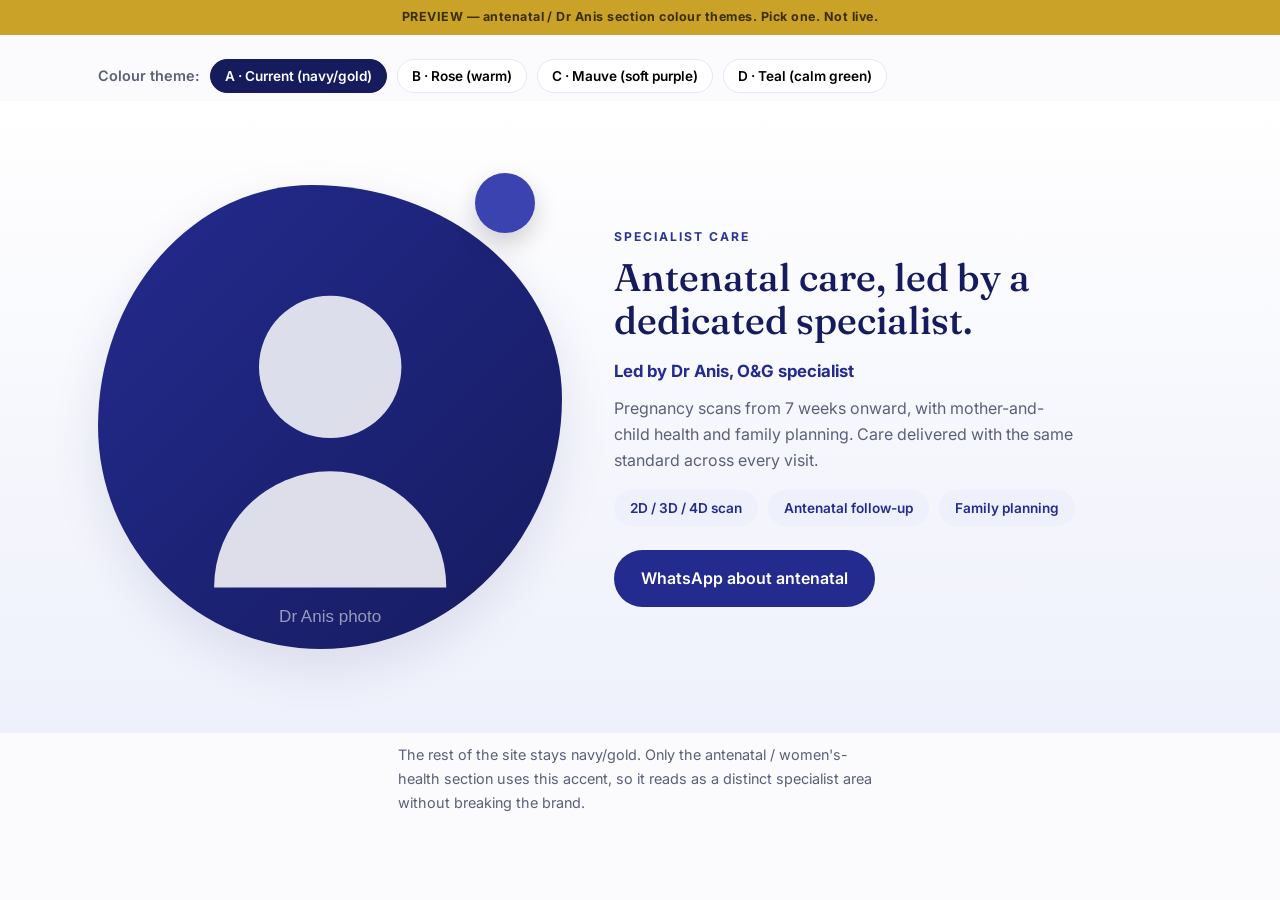
<file: prototype-antenatal/index.html>
<!DOCTYPE html>
<html lang="en">
<head>
  <meta charset="UTF-8" />
  <meta name="viewport" content="width=device-width, initial-scale=1.0" />
  <meta name="robots" content="noindex, nofollow" />
  <title>Antenatal section — colour theme preview</title>
  <link rel="preconnect" href="https://fonts.googleapis.com" />
  <link rel="preconnect" href="https://fonts.gstatic.com" crossorigin />
  <link href="https://fonts.googleapis.com/css2?family=Fraunces:opsz,wght@9..144,400;9..144,500;9..144,600&family=Inter:wght@400;500;600;700&display=swap" rel="stylesheet" />
  <link rel="stylesheet" href="styles.css" />
</head>
<body>
  <div class="mock-banner">PREVIEW — antenatal / Dr Anis section colour themes. Pick one. Not live.</div>

  <div class="switcher container">
    <span>Colour theme:</span>
    <button data-theme="navy" class="is-active">A · Current (navy/gold)</button>
    <button data-theme="rose">B · Rose (warm)</button>
    <button data-theme="mauve">C · Mauve (soft purple)</button>
    <button data-theme="teal">D · Teal (calm green)</button>
  </div>

  <!-- SPECIALIST SECTION (Dr Anis) — the only section being re-themed -->
  <section id="specialist" class="spec-section theme-navy">
    <div class="container spec">
      <div class="photo">
        <div class="photo-panel">
          <!-- placeholder doctor -->
          <svg viewBox="0 0 600 600" width="100%" height="100%" aria-hidden="true">
            <defs><linearGradient id="dg" x1="0" y1="0" x2="1" y2="1"><stop offset="0" stop-color="var(--accent-700)"/><stop offset="1" stop-color="var(--accent-900)"/></linearGradient></defs>
            <rect width="600" height="600" fill="url(#dg)"/>
            <g fill="#ffffff" fill-opacity="0.85"><circle cx="300" cy="235" r="92"/><path d="M150 520 a150 150 0 0 1 300 0 z"/></g>
            <text x="300" y="565" text-anchor="middle" fill="#ffffff" fill-opacity="0.55" font-family="Arial" font-size="22">Dr Anis photo</text>
          </svg>
        </div>
        <span class="float-dot"></span>
      </div>
      <div class="spec-text">
        <p class="eyebrow">Specialist care</p>
        <h2>Antenatal care, led by a dedicated specialist.</h2>
        <p class="accent-line">Led by Dr Anis, O&amp;G specialist</p>
        <p>Pregnancy scans from 7 weeks onward, with mother-and-child health and family planning. Care delivered with the same standard across every visit.</p>
        <div class="tag-row">
          <span class="tag">2D / 3D / 4D scan</span>
          <span class="tag">Antenatal follow-up</span>
          <span class="tag">Family planning</span>
        </div>
        <a class="btn btn-accent" href="#">WhatsApp about antenatal</a>
      </div>
    </div>
  </section>

  <p class="note container">The rest of the site stays navy/gold. Only the antenatal / women's-health section uses this accent, so it reads as a distinct specialist area without breaking the brand.</p>

  <script>
    const sec = document.getElementById('specialist');
    document.querySelectorAll('.switcher button').forEach(b => {
      b.addEventListener('click', () => {
        document.querySelectorAll('.switcher button').forEach(x => x.classList.remove('is-active'));
        b.classList.add('is-active');
        sec.className = 'spec-section theme-' + b.dataset.theme;
      });
    });
  </script>
</body>
</html>
</file>
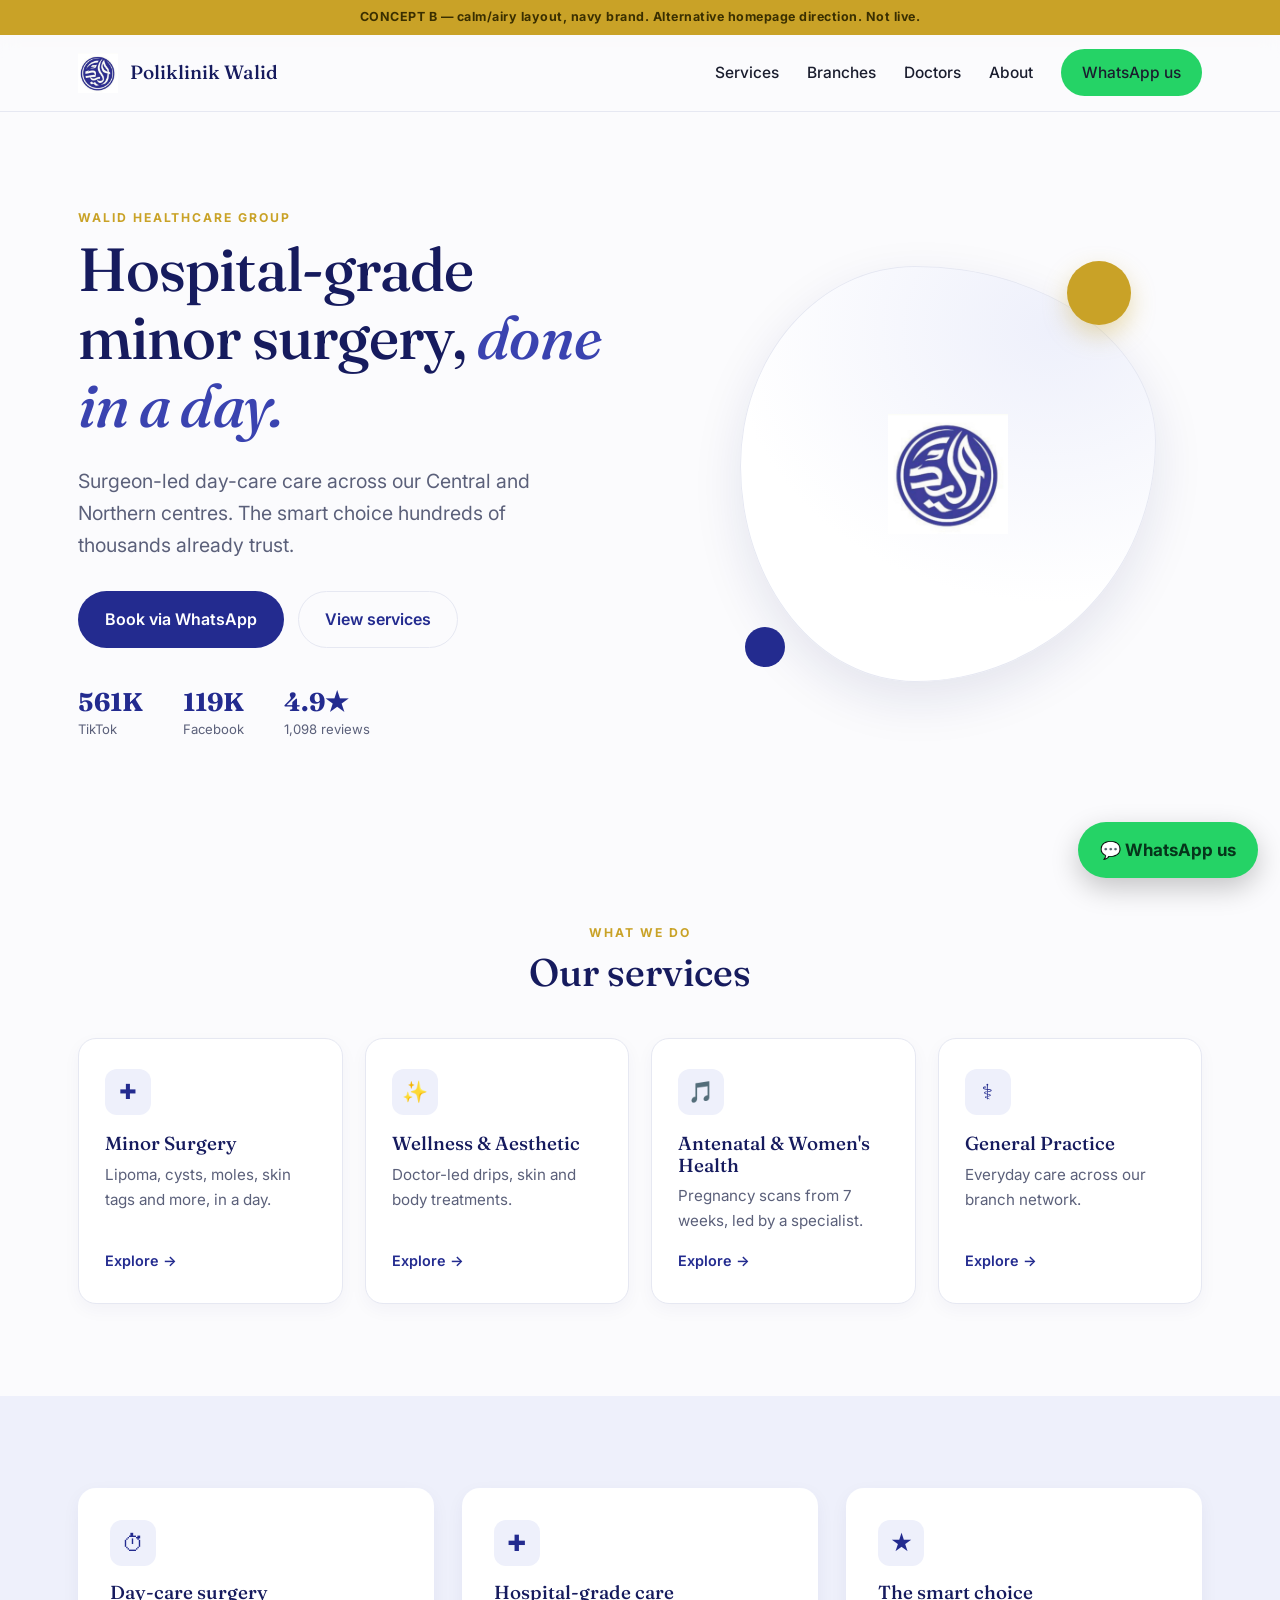
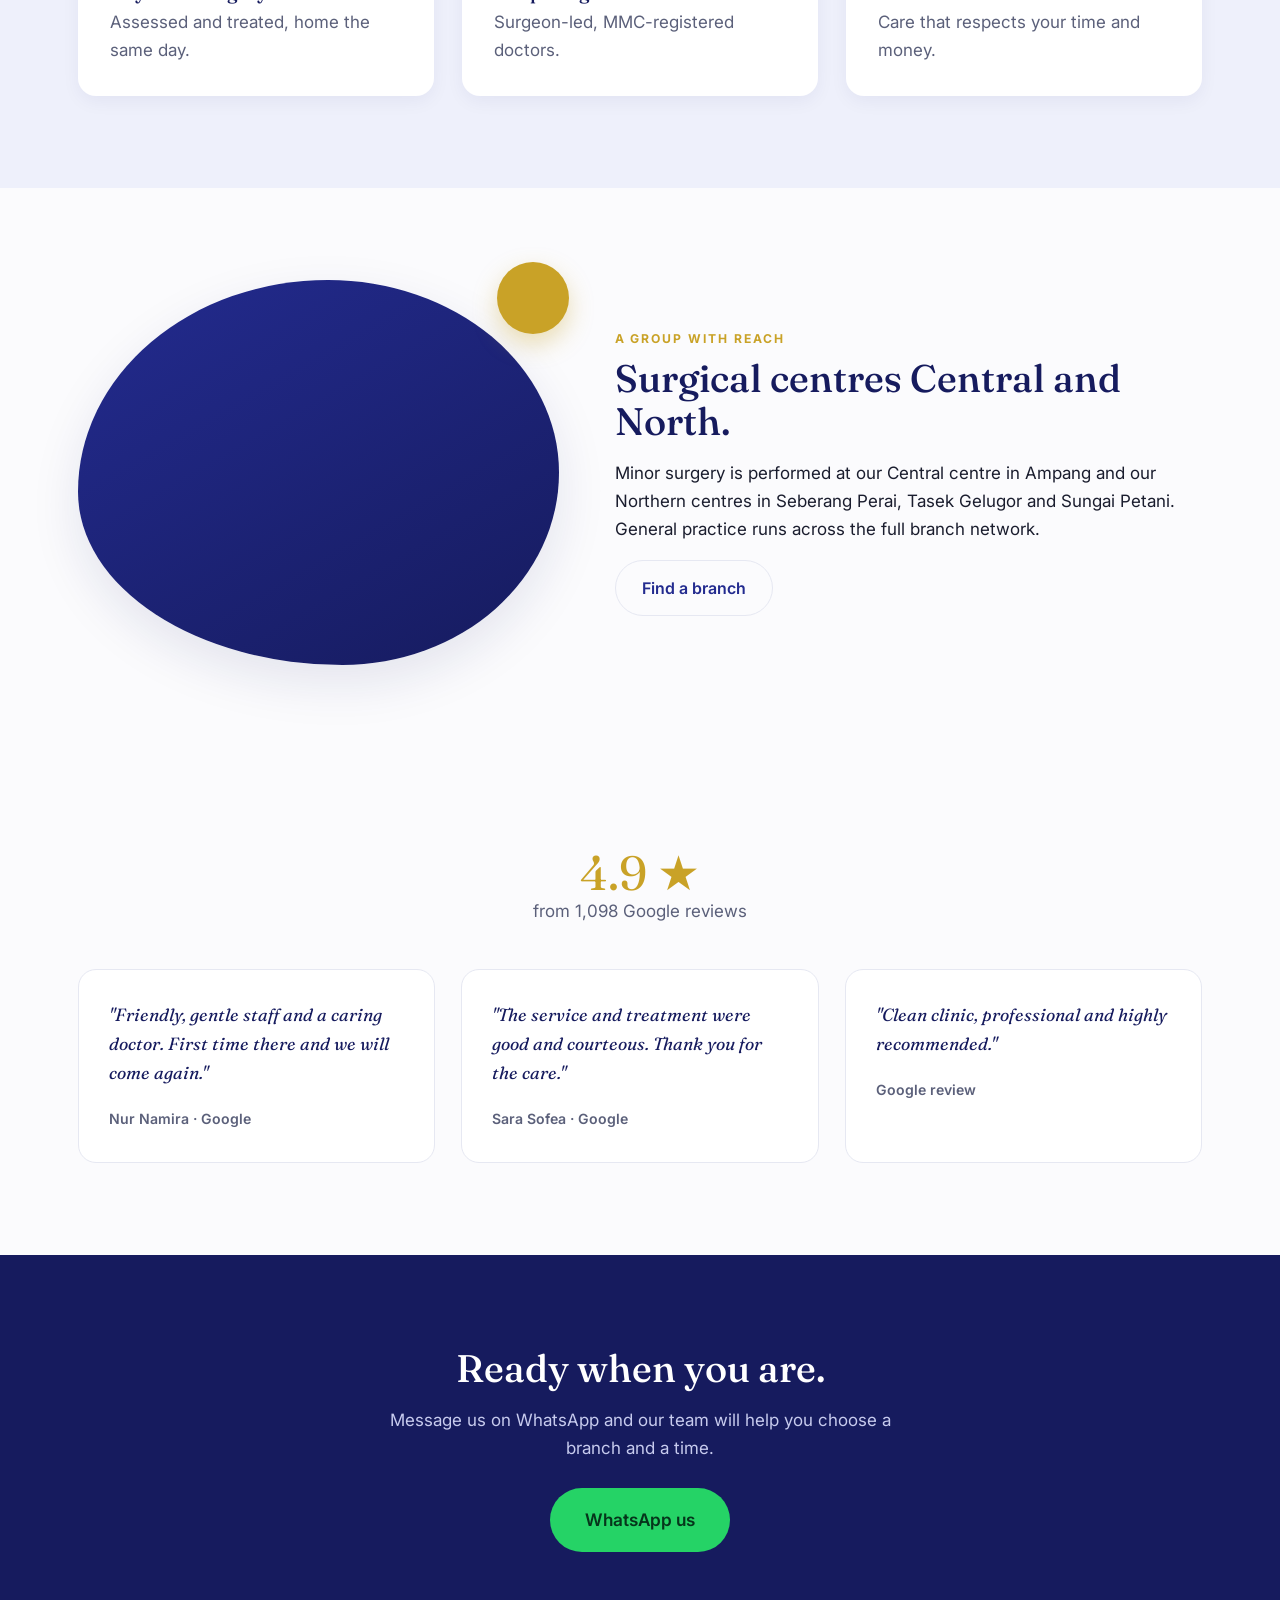
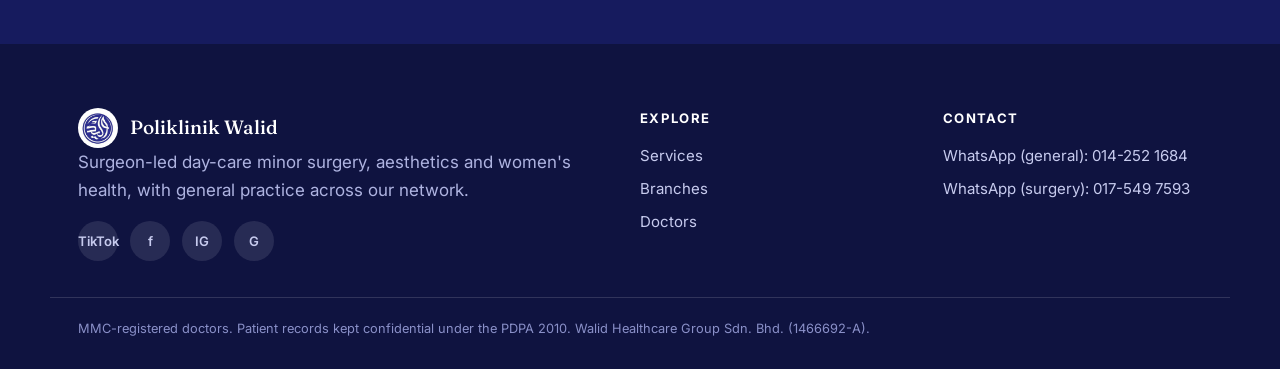
<file: prototype-v2/index.html>
<!DOCTYPE html>
<html lang="en">
<head>
  <meta charset="UTF-8" />
  <meta name="viewport" content="width=device-width, initial-scale=1.0" />
  <meta name="robots" content="noindex, nofollow" />
  <title>Poliklinik Walid — concept B (calm/airy)</title>
  <link rel="preconnect" href="https://fonts.googleapis.com" />
  <link rel="preconnect" href="https://fonts.gstatic.com" crossorigin />
  <link href="https://fonts.googleapis.com/css2?family=Fraunces:opsz,wght@9..144,400;9..144,500;9..144,600&family=Inter:wght@400;500;600;700&display=swap" rel="stylesheet" />
  <link rel="stylesheet" href="styles.css" />
</head>
<body>
  <div class="mock-banner">CONCEPT B — calm/airy layout, navy brand. Alternative homepage direction. Not live.</div>

  <!-- HEADER -->
  <header class="site-header">
    <div class="container header-inner">
      <a class="brand" href="#">
        <img src="assets/logo.jpg" alt="Poliklinik Walid" width="40" height="40" />
        <span class="brand-name">Poliklinik Walid</span>
      </a>
      <nav class="nav">
        <a href="#services">Services</a>
        <a href="#network">Branches</a>
        <a href="#doctors">Doctors</a>
        <a href="#about">About</a>
        <a class="btn btn-wa" href="#contact">WhatsApp us</a>
      </nav>
    </div>
  </header>

  <!-- HERO -->
  <section class="hero">
    <div class="container hero-grid">
      <div class="hero-text">
        <p class="eyebrow">Walid Healthcare Group</p>
        <h1>Hospital-grade minor surgery, <em>done in a day.</em></h1>
        <p class="lead">Surgeon-led day-care care across our Central and Northern centres. The smart choice hundreds of thousands already trust.</p>
        <div class="hero-cta">
          <a class="btn btn-primary" href="#contact">Book via WhatsApp</a>
          <a class="btn btn-ghost" href="#services">View services</a>
        </div>
        <div class="proof-row">
          <div><b>561K</b><span>TikTok</span></div>
          <div><b>119K</b><span>Facebook</span></div>
          <div><b>4.9&#9733;</b><span>1,098 reviews</span></div>
        </div>
      </div>
      <div class="hero-art" aria-hidden="true">
        <div class="hero-panel">
          <img src="assets/logo.jpg" alt="" width="120" height="120" />
        </div>
        <span class="float-dot dot-gold"></span>
        <span class="float-dot dot-navy"></span>
      </div>
    </div>
  </section>

  <!-- SERVICES ROW (thin underline style) -->
  <section class="services" id="services">
    <div class="container">
      <div class="section-label"><span class="eyebrow">What we do</span><h2>Our services</h2></div>
      <div class="svc-row">
        <a class="svc" href="#">
          <span class="svc-ico">&#10010;</span>
          <h3>Minor Surgery</h3>
          <p>Lipoma, cysts, moles, skin tags and more, in a day.</p>
          <span class="svc-arrow">Explore &rarr;</span>
        </a>
        <a class="svc" href="#">
          <span class="svc-ico">&#10024;</span>
          <h3>Wellness &amp; Aesthetic</h3>
          <p>Doctor-led drips, skin and body treatments.</p>
          <span class="svc-arrow">Explore &rarr;</span>
        </a>
        <a class="svc" href="#">
          <span class="svc-ico">&#127925;</span>
          <h3>Antenatal &amp; Women's Health</h3>
          <p>Pregnancy scans from 7 weeks, led by a specialist.</p>
          <span class="svc-arrow">Explore &rarr;</span>
        </a>
        <a class="svc" href="#">
          <span class="svc-ico">&#9877;</span>
          <h3>General Practice</h3>
          <p>Everyday care across our branch network.</p>
          <span class="svc-arrow">Explore &rarr;</span>
        </a>
      </div>
    </div>
  </section>

  <!-- VALUE BAND -->
  <section class="value">
    <div class="container value-grid">
      <div class="value-card"><div class="vi">&#9201;</div><h3>Day-care surgery</h3><p>Assessed and treated, home the same day.</p></div>
      <div class="value-card"><div class="vi">&#10010;</div><h3>Hospital-grade care</h3><p>Surgeon-led, MMC-registered doctors.</p></div>
      <div class="value-card"><div class="vi">&#9733;</div><h3>The smart choice</h3><p>Care that respects your time and money.</p></div>
    </div>
  </section>

  <!-- SPECIALIST HUB -->
  <section class="hub" id="network">
    <div class="container hub-grid">
      <div class="hub-art" aria-hidden="true"><div class="hub-panel"></div><span class="float-dot dot-gold"></span></div>
      <div>
        <p class="eyebrow">A group with reach</p>
        <h2>Surgical centres Central and North.</h2>
        <p>Minor surgery is performed at our Central centre in Ampang and our Northern centres in Seberang Perai, Tasek Gelugor and Sungai Petani. General practice runs across the full branch network.</p>
        <a class="btn btn-ghost" href="#">Find a branch</a>
      </div>
    </div>
  </section>

  <!-- REVIEWS -->
  <section class="reviews">
    <div class="container">
      <div class="section-label center"><span class="rev-stat">4.9 &#9733;</span><p class="muted">from 1,098 Google reviews</p></div>
      <div class="rev-grid">
        <blockquote class="rev-card"><p>"Friendly, gentle staff and a caring doctor. First time there and we will come again."</p><cite>Nur Namira &middot; Google</cite></blockquote>
        <blockquote class="rev-card"><p>"The service and treatment were good and courteous. Thank you for the care."</p><cite>Sara Sofea &middot; Google</cite></blockquote>
        <blockquote class="rev-card"><p>"Clean clinic, professional and highly recommended."</p><cite>Google review</cite></blockquote>
      </div>
    </div>
  </section>

  <!-- CONTACT CTA -->
  <section class="cta" id="contact">
    <div class="container cta-inner">
      <h2>Ready when you are.</h2>
      <p>Message us on WhatsApp and our team will help you choose a branch and a time.</p>
      <a class="btn btn-wa lg" href="#">WhatsApp us</a>
    </div>
  </section>

  <!-- FOOTER -->
  <footer class="site-footer" id="about">
    <div class="container footer-grid">
      <div>
        <div class="brand"><img src="assets/logo.jpg" alt="Poliklinik Walid" width="40" height="40" class="footer-logo" /><span class="brand-name light">Poliklinik Walid</span></div>
        <p class="muted-light">Surgeon-led day-care minor surgery, aesthetics and women's health, with general practice across our network.</p>
        <div class="socials"><a href="#">TikTok</a><a href="#">f</a><a href="#">IG</a><a href="#">G</a></div>
      </div>
      <div><h4>Explore</h4><ul><li><a href="#services">Services</a></li><li><a href="#network">Branches</a></li><li><a href="#doctors">Doctors</a></li></ul></div>
      <div><h4>Contact</h4><ul><li>WhatsApp (general): 014-252 1684</li><li>WhatsApp (surgery): 017-549 7593</li></ul></div>
    </div>
    <div class="container legal">MMC-registered doctors. Patient records kept confidential under the PDPA 2010. Walid Healthcare Group Sdn. Bhd. (1466692-A).</div>
  </footer>

  <a class="fab" href="#contact">&#128172; WhatsApp us</a>
</body>
</html>
</file>
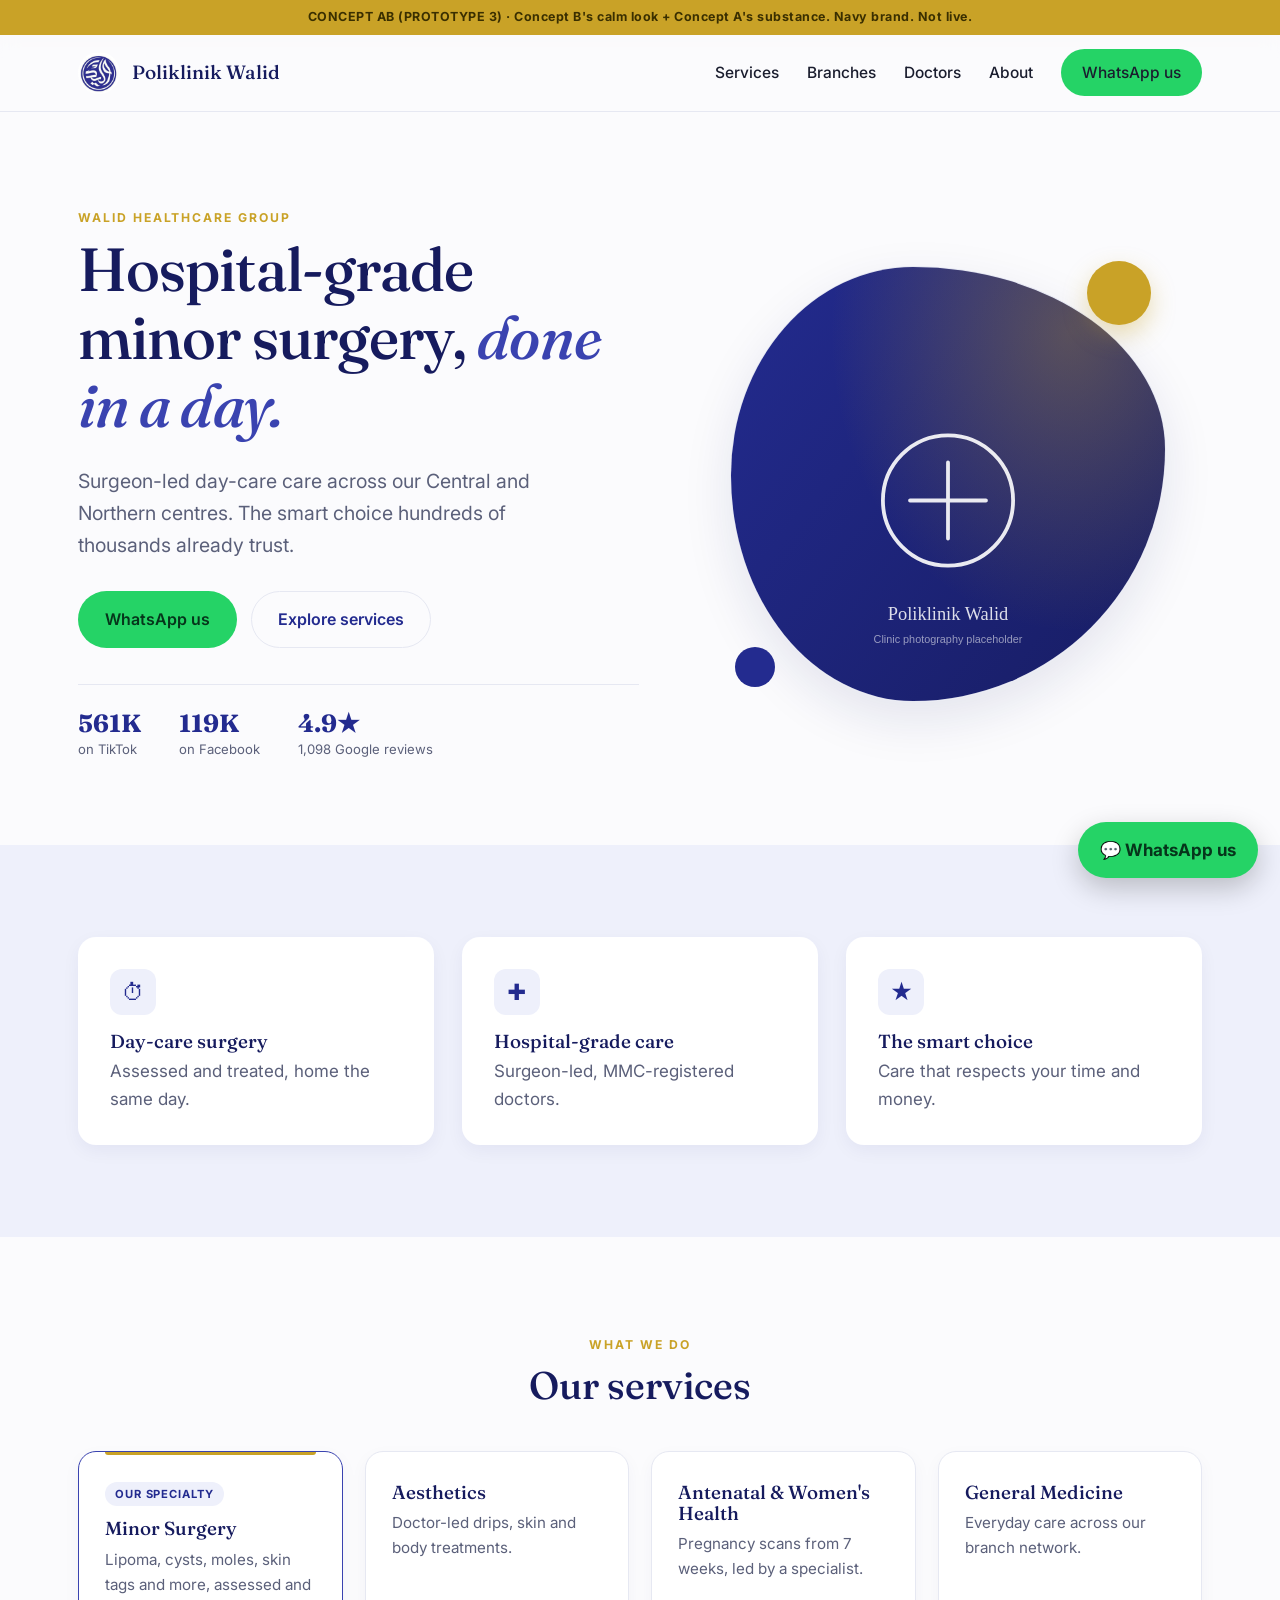
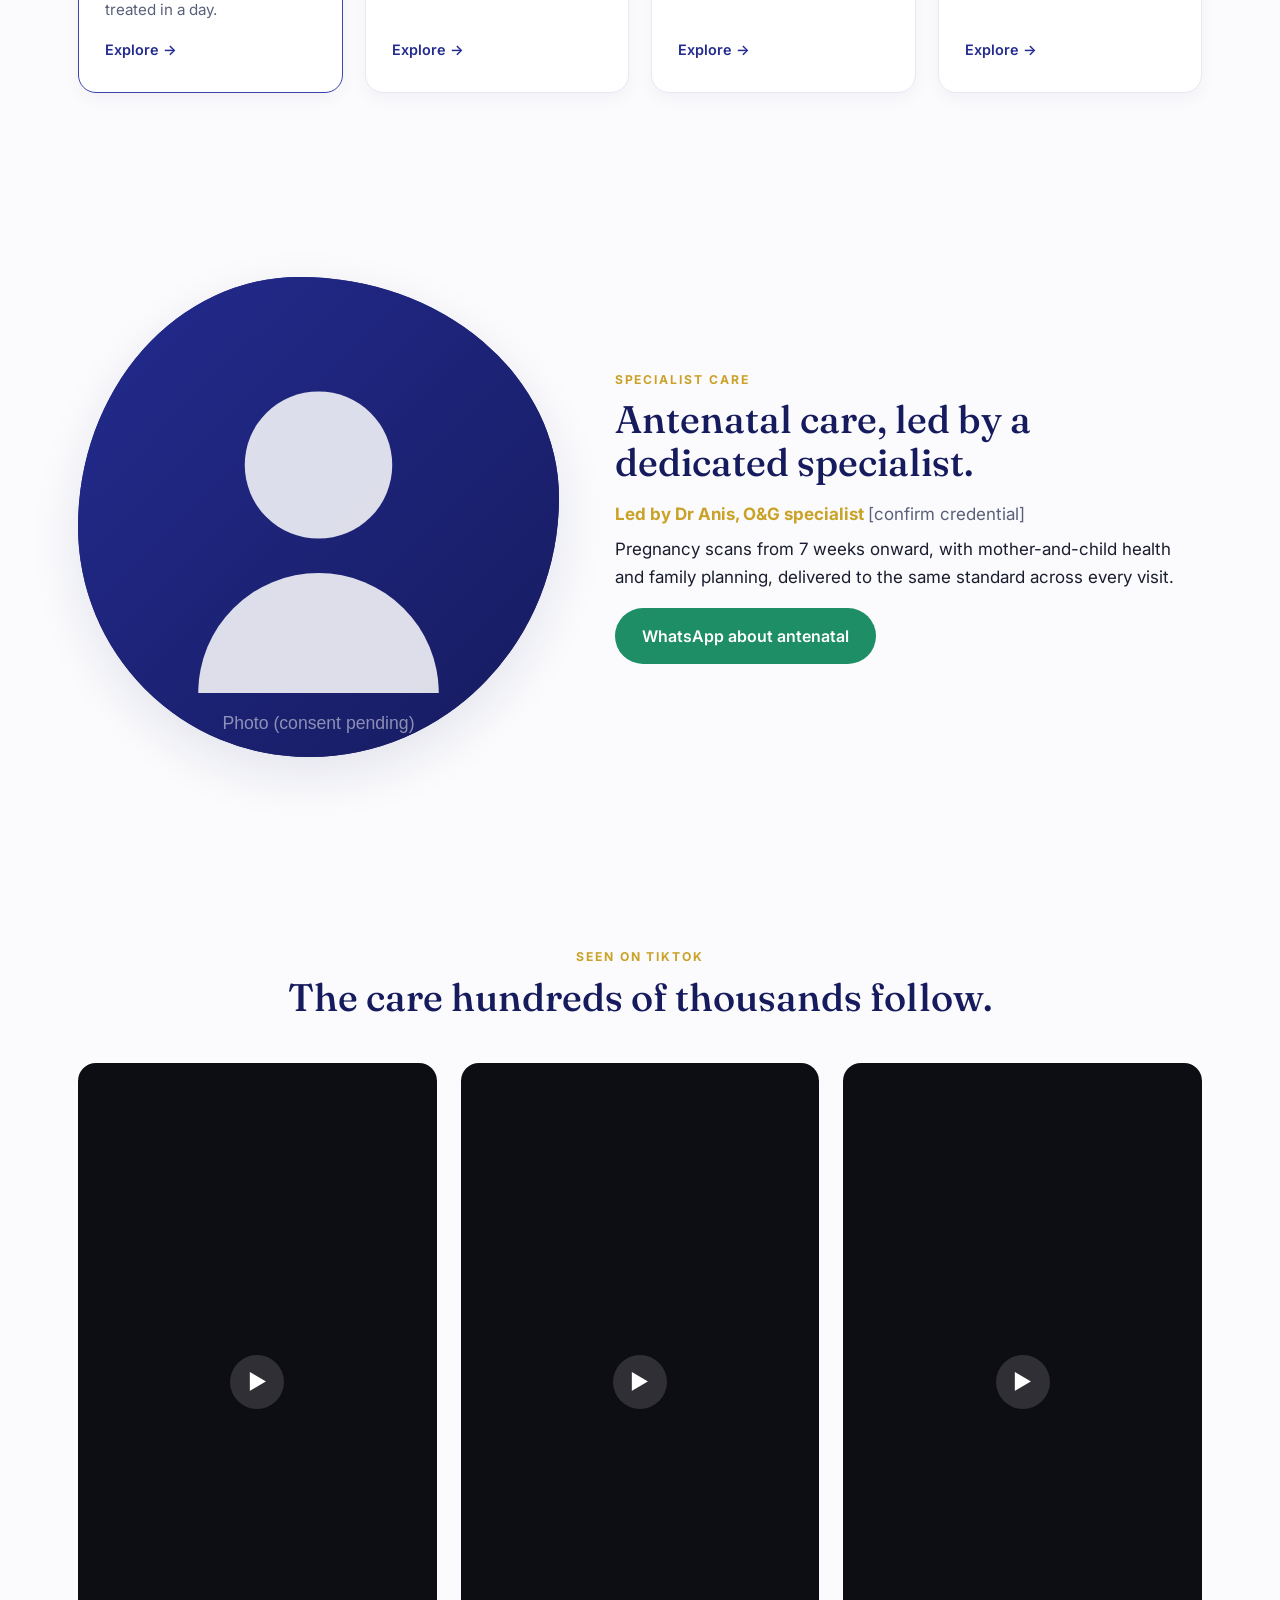
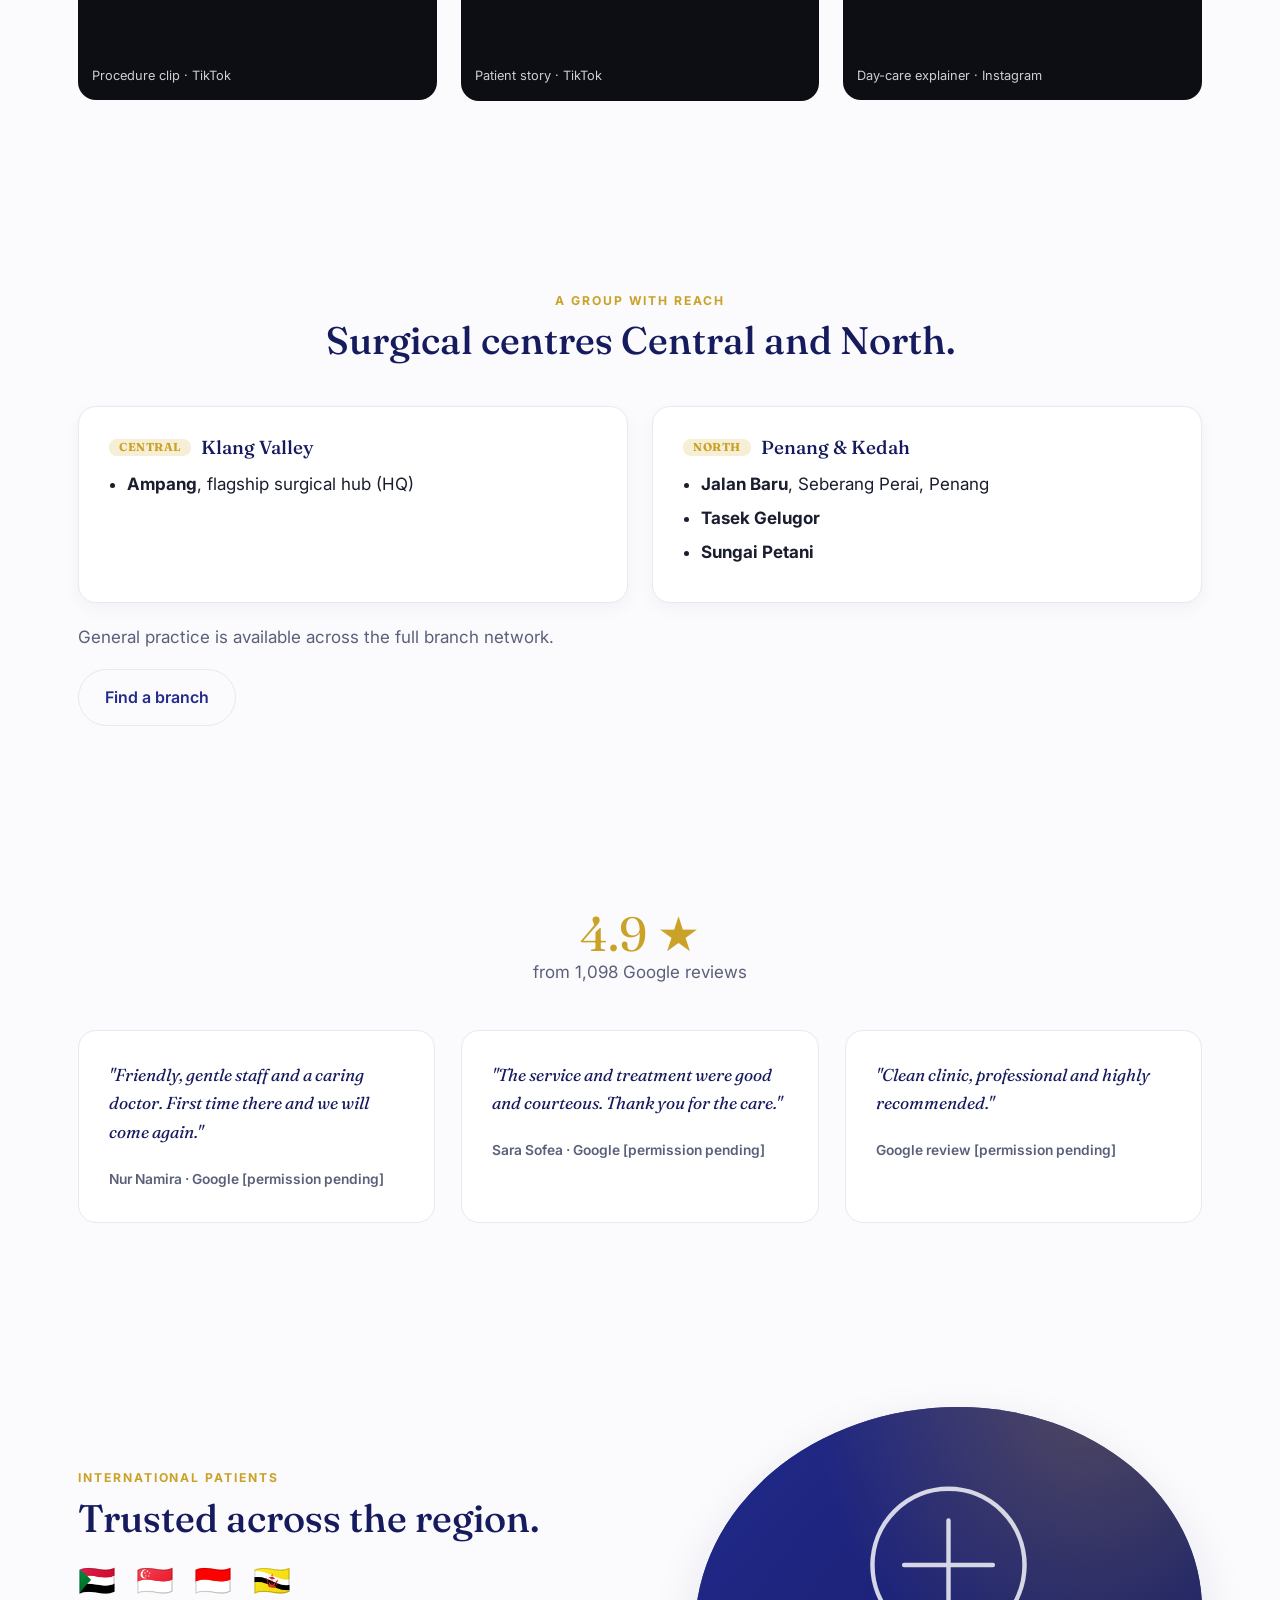
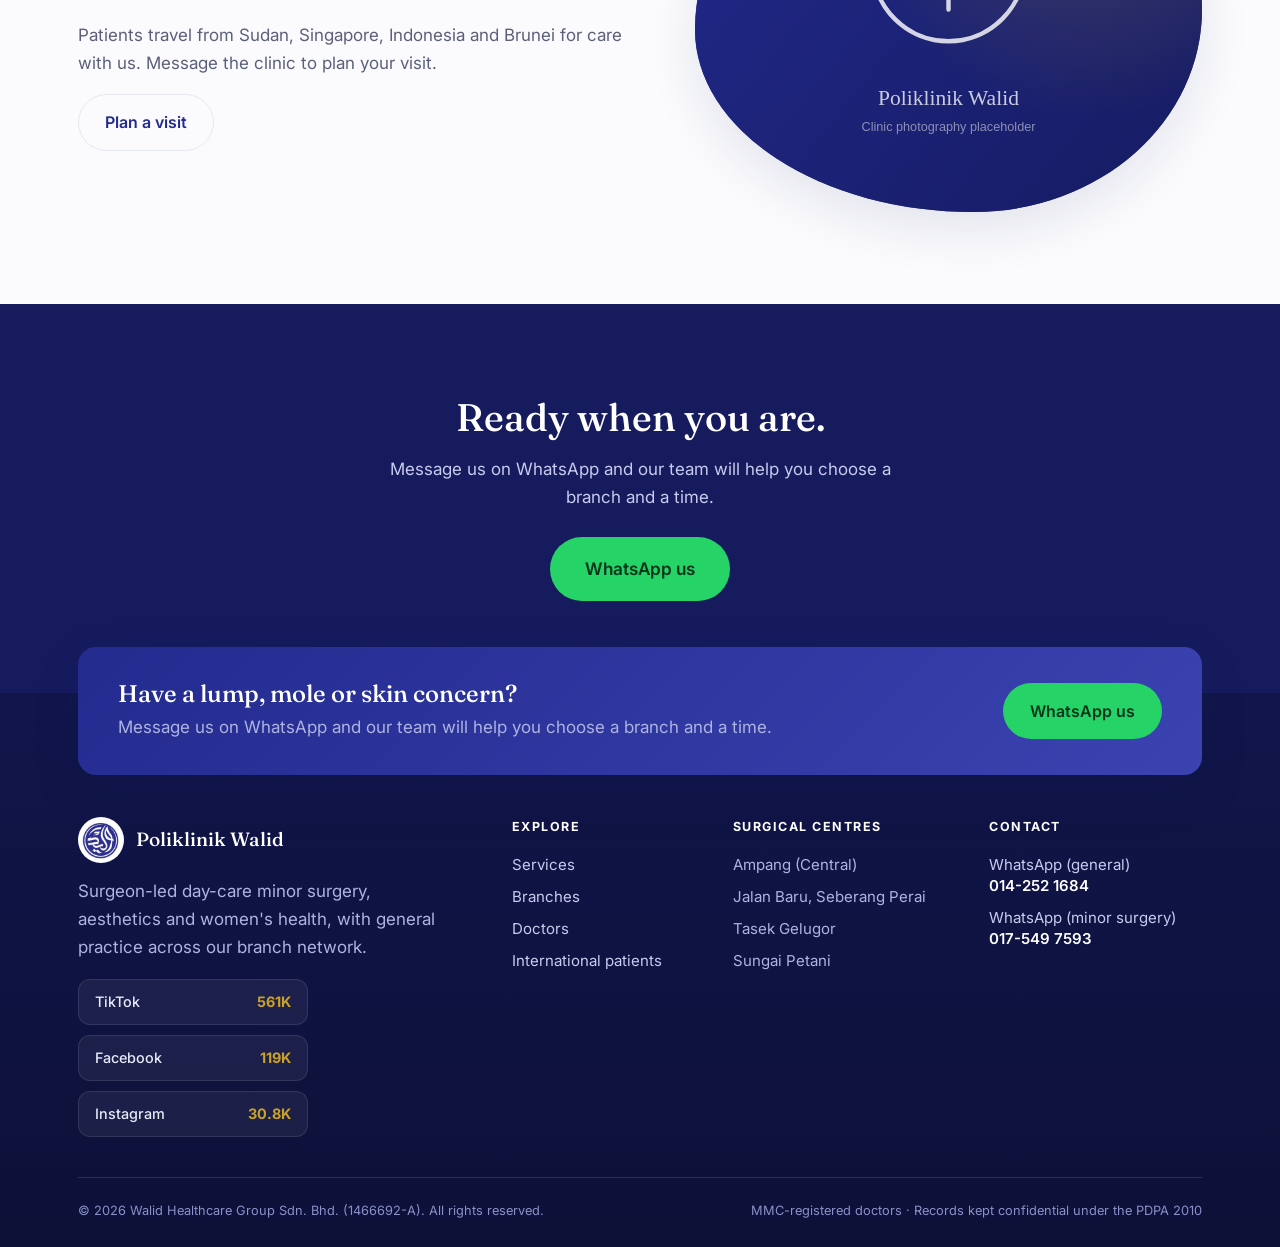
<file: prototype-v3/index.html>
<!DOCTYPE html>
<html lang="en">
<head>
  <meta charset="UTF-8" />
  <meta name="viewport" content="width=device-width, initial-scale=1.0" />
  <meta name="robots" content="noindex, nofollow" />
  <title>Poliklinik Walid · Concept AB (Prototype 3)</title>
  <link rel="preconnect" href="https://fonts.googleapis.com" />
  <link rel="preconnect" href="https://fonts.gstatic.com" crossorigin />
  <link href="https://fonts.googleapis.com/css2?family=Fraunces:opsz,wght@9..144,400;9..144,500;9..144,600&family=Inter:wght@400;500;600;700&display=swap" rel="stylesheet" />
  <link rel="stylesheet" href="styles.css" />
</head>
<body>
  <div class="mock-banner">CONCEPT AB (PROTOTYPE 3) · Concept B's calm look + Concept A's substance. Navy brand. Not live.</div>

  <!-- 0. HEADER -->
  <header class="site-header">
    <div class="container header-inner">
      <a class="brand" href="#">
        <img src="assets/logo.jpg" alt="Poliklinik Walid" width="42" height="42" />
        <span class="brand-name">Poliklinik Walid</span>
      </a>
      <nav class="nav">
        <a href="#services">Services</a>
        <a href="#network">Branches</a>
        <a href="#specialist">Doctors</a>
        <a href="#intl">About</a>
        <a class="btn btn-wa" href="#contact">WhatsApp us</a>
      </nav>
    </div>
  </header>

  <!-- 1. HERO (B's panel + A's proof rail) -->
  <section class="hero">
    <div class="container hero-grid">
      <div class="hero-text">
        <p class="eyebrow">Walid Healthcare Group</p>
        <h1>Hospital-grade minor surgery, <em>done in a day.</em></h1>
        <p class="lead">Surgeon-led day-care care across our Central and Northern centres. The smart choice hundreds of thousands already trust.</p>
        <div class="hero-cta">
          <a class="btn btn-wa" href="#contact">WhatsApp us</a>
          <a class="btn btn-ghost" href="#services">Explore services</a>
        </div>
        <div class="proof-rail">
          <div class="stat"><b>561K</b><span>on TikTok</span></div>
          <div class="stat"><b>119K</b><span>on Facebook</span></div>
          <div class="stat"><b>4.9&#9733;</b><span>1,098 Google reviews</span></div>
        </div>
      </div>
      <div class="hero-art" aria-hidden="true">
        <div class="hero-panel">
          <img class="hero-photo" src="assets/placeholder-hero.svg" alt="" />
        </div>
        <span class="float-dot dot-gold"></span>
        <span class="float-dot dot-navy"></span>
      </div>
    </div>
  </section>

  <!-- 2. VALUE STRIP -->
  <section class="value">
    <div class="container value-grid reveal-group">
      <div class="value-card"><div class="vi">&#9201;</div><h3>Day-care surgery</h3><p>Assessed and treated, home the same day.</p></div>
      <div class="value-card"><div class="vi">&#10010;</div><h3>Hospital-grade care</h3><p>Surgeon-led, MMC-registered doctors.</p></div>
      <div class="value-card"><div class="vi">&#9733;</div><h3>The smart choice</h3><p>Care that respects your time and money.</p></div>
    </div>
  </section>

  <!-- 3. SERVICES ROW (B's thin-underline, 4 pillars, Minor Surgery led) -->
  <section class="services" id="services">
    <div class="container">
      <div class="section-label"><span class="eyebrow">What we do</span><h2>Our services</h2></div>
      <div class="svc-row">
        <a class="svc is-lead" href="#">
          <span class="svc-tag">Our specialty</span>
          <h3>Minor Surgery</h3>
          <p>Lipoma, cysts, moles, skin tags and more, assessed and treated in a day.</p>
          <span class="svc-arrow">Explore &rarr;</span>
        </a>
        <a class="svc" href="#">
          <h3>Aesthetics</h3>
          <p>Doctor-led drips, skin and body treatments.</p>
          <span class="svc-arrow">Explore &rarr;</span>
        </a>
        <a class="svc" href="#">
          <h3>Antenatal &amp; Women's Health</h3>
          <p>Pregnancy scans from 7 weeks, led by a specialist.</p>
          <span class="svc-arrow">Explore &rarr;</span>
        </a>
        <a class="svc" href="#">
          <h3>General Medicine</h3>
          <p>Everyday care across our branch network.</p>
          <span class="svc-arrow">Explore &rarr;</span>
        </a>
      </div>
    </div>
  </section>

  <!-- 4. SPECIALIST (expertise-first) -->
  <section class="specialist" id="specialist">
    <div class="container spec-grid">
      <div class="spec-photo reveal" aria-hidden="true"><div class="spec-panel"><img src="assets/placeholder-doctor.svg" alt="" /></div></div>
      <div>
        <p class="eyebrow">Specialist care</p>
        <h2>Antenatal care, led by a dedicated specialist.</h2>
        <p class="gold-line">Led by Dr Anis, O&amp;G specialist <span class="muted">[confirm credential]</span></p>
        <p>Pregnancy scans from 7 weeks onward, with mother-and-child health and family planning, delivered to the same standard across every visit.</p>
        <a class="btn btn-primary" href="#contact">WhatsApp about antenatal</a>
      </div>
    </div>
  </section>

  <!-- 5. PROOF WALL -->
  <section class="proof" id="proof">
    <div class="container">
      <div class="section-label"><span class="eyebrow">Seen on TikTok</span><h2>The care hundreds of thousands follow.</h2></div>
      <div class="proof-grid reveal-group">
        <a class="proof-card" href="https://www.tiktok.com/@drwalidutagha" target="_blank" rel="noopener"><span class="play">&#9654;</span><span class="lbl">Procedure clip &middot; TikTok</span></a>
        <a class="proof-card" href="https://www.tiktok.com/@drwalidutagha" target="_blank" rel="noopener"><span class="play">&#9654;</span><span class="lbl">Patient story &middot; TikTok</span></a>
        <a class="proof-card" href="https://www.instagram.com/drwalidutagha/" target="_blank" rel="noopener"><span class="play">&#9654;</span><span class="lbl">Day-care explainer &middot; Instagram</span></a>
      </div>
    </div>
  </section>

  <!-- 6. BRANCH NETWORK (two-hub) -->
  <section class="network" id="network">
    <div class="container">
      <div class="section-label"><span class="eyebrow">A group with reach</span><h2>Surgical centres Central and North.</h2></div>
      <div class="branch-grid">
        <div class="branch-col">
          <h3><span class="pin">CENTRAL</span> Klang Valley</h3>
          <ul><li><b>Ampang</b>, flagship surgical hub (HQ)</li></ul>
        </div>
        <div class="branch-col">
          <h3><span class="pin">NORTH</span> Penang &amp; Kedah</h3>
          <ul><li><b>Jalan Baru</b>, Seberang Perai, Penang</li><li><b>Tasek Gelugor</b></li><li><b>Sungai Petani</b></li></ul>
        </div>
      </div>
      <p class="muted net-note">General practice is available across the full branch network.</p>
      <a class="btn btn-ghost" href="#">Find a branch</a>
    </div>
  </section>

  <!-- 7. REVIEWS -->
  <section class="reviews">
    <div class="container">
      <div class="section-label center"><span class="rev-stat">4.9 &#9733;</span><p class="muted">from 1,098 Google reviews</p></div>
      <div class="rev-grid reveal-group">
        <blockquote class="rev-card"><p>"Friendly, gentle staff and a caring doctor. First time there and we will come again."</p><cite>Nur Namira &middot; Google [permission pending]</cite></blockquote>
        <blockquote class="rev-card"><p>"The service and treatment were good and courteous. Thank you for the care."</p><cite>Sara Sofea &middot; Google [permission pending]</cite></blockquote>
        <blockquote class="rev-card"><p>"Clean clinic, professional and highly recommended."</p><cite>Google review [permission pending]</cite></blockquote>
      </div>
    </div>
  </section>

  <!-- 8. INTERNATIONAL -->
  <section class="intl" id="intl">
    <div class="container intl-grid">
      <div>
        <p class="eyebrow">International patients</p>
        <h2>Trusted across the region.</h2>
        <div class="flags"><span title="Sudan">&#127480;&#127465;</span> <span title="Singapore">&#127480;&#127468;</span> <span title="Indonesia">&#127470;&#127465;</span> <span title="Brunei">&#127463;&#127475;</span></div>
        <p class="muted">Patients travel from Sudan, Singapore, Indonesia and Brunei for care with us. Message the clinic to plan your visit.</p>
        <a class="btn btn-ghost" href="#contact">Plan a visit</a>
      </div>
      <div class="intl-art" aria-hidden="true"><div class="intl-panel"><img src="assets/placeholder-hero.svg" alt="" /></div></div>
    </div>
  </section>

  <!-- 9. FINAL CTA -->
  <section class="cta" id="contact">
    <div class="container cta-inner">
      <h2>Ready when you are.</h2>
      <p>Message us on WhatsApp and our team will help you choose a branch and a time.</p>
      <a class="btn btn-wa lg" href="#">WhatsApp us</a>
    </div>
  </section>

  <!-- 10. FOOTER -->
  <footer class="site-footer">
    <div class="container">

      <!-- footer CTA band -->
      <div class="footer-cta">
        <div>
          <h3>Have a lump, mole or skin concern?</h3>
          <p class="muted-light">Message us on WhatsApp and our team will help you choose a branch and a time.</p>
        </div>
        <a class="btn btn-wa" href="#contact">WhatsApp us</a>
      </div>

      <div class="footer-grid">
        <div class="footer-about">
          <div class="brand"><img src="assets/logo.jpg" alt="Poliklinik Walid" width="46" height="46" class="footer-logo" /><span class="brand-name light">Poliklinik Walid</span></div>
          <p class="muted-light">Surgeon-led day-care minor surgery, aesthetics and women's health, with general practice across our branch network.</p>
          <div class="socials">
            <a href="https://www.tiktok.com/@drwalidutagha" target="_blank" rel="noopener" aria-label="TikTok"><span class="s-ico">TikTok</span><b>561K</b></a>
            <a href="https://www.facebook.com/profile.php?id=100080089330356" target="_blank" rel="noopener" aria-label="Facebook"><span class="s-ico">Facebook</span><b>119K</b></a>
            <a href="https://www.instagram.com/drwalidutagha/" target="_blank" rel="noopener" aria-label="Instagram"><span class="s-ico">Instagram</span><b>30.8K</b></a>
          </div>
        </div>

        <div class="footer-col">
          <h4>Explore</h4>
          <ul><li><a href="#services">Services</a></li><li><a href="#network">Branches</a></li><li><a href="#specialist">Doctors</a></li><li><a href="#intl">International patients</a></li></ul>
        </div>

        <div class="footer-col">
          <h4>Surgical centres</h4>
          <ul><li>Ampang (Central)</li><li>Jalan Baru, Seberang Perai</li><li>Tasek Gelugor</li><li>Sungai Petani</li></ul>
        </div>

        <div class="footer-col">
          <h4>Contact</h4>
          <ul>
            <li><a href="https://wa.me/60142521684" target="_blank" rel="noopener">WhatsApp (general)<br/><b>014-252 1684</b></a></li>
            <li><a href="https://wa.me/60175497593" target="_blank" rel="noopener">WhatsApp (minor surgery)<br/><b>017-549 7593</b></a></li>
          </ul>
        </div>
      </div>

      <div class="footer-bottom">
        <span>&copy; <span id="yr">2026</span> Walid Healthcare Group Sdn. Bhd. (1466692-A). All rights reserved.</span>
        <span class="footer-compliance">MMC-registered doctors &middot; Records kept confidential under the PDPA 2010</span>
      </div>
    </div>
  </footer>

  <a class="fab" href="#contact">&#128172; WhatsApp us</a>

  <script src="reveal.js" defer></script>
  <script>document.getElementById('yr').textContent = new Date().getFullYear();</script>
</body>
</html>
</file>
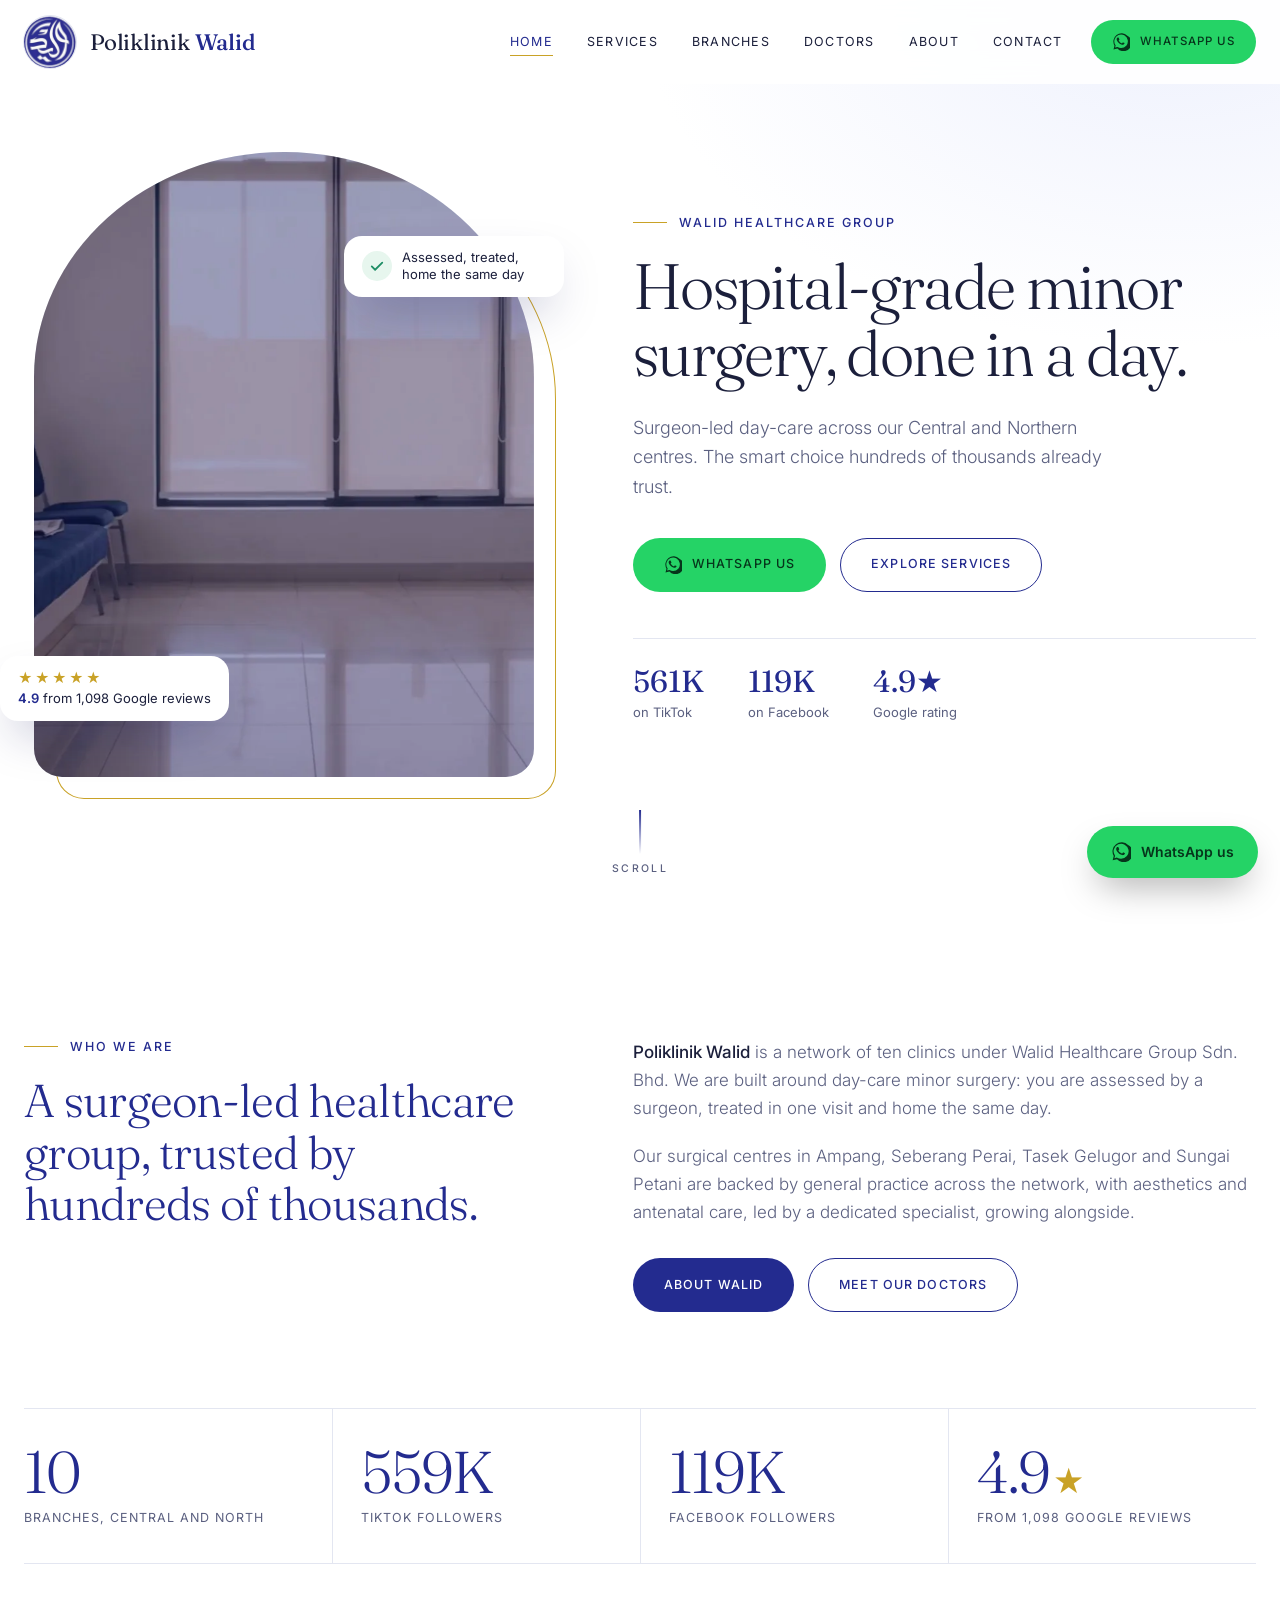
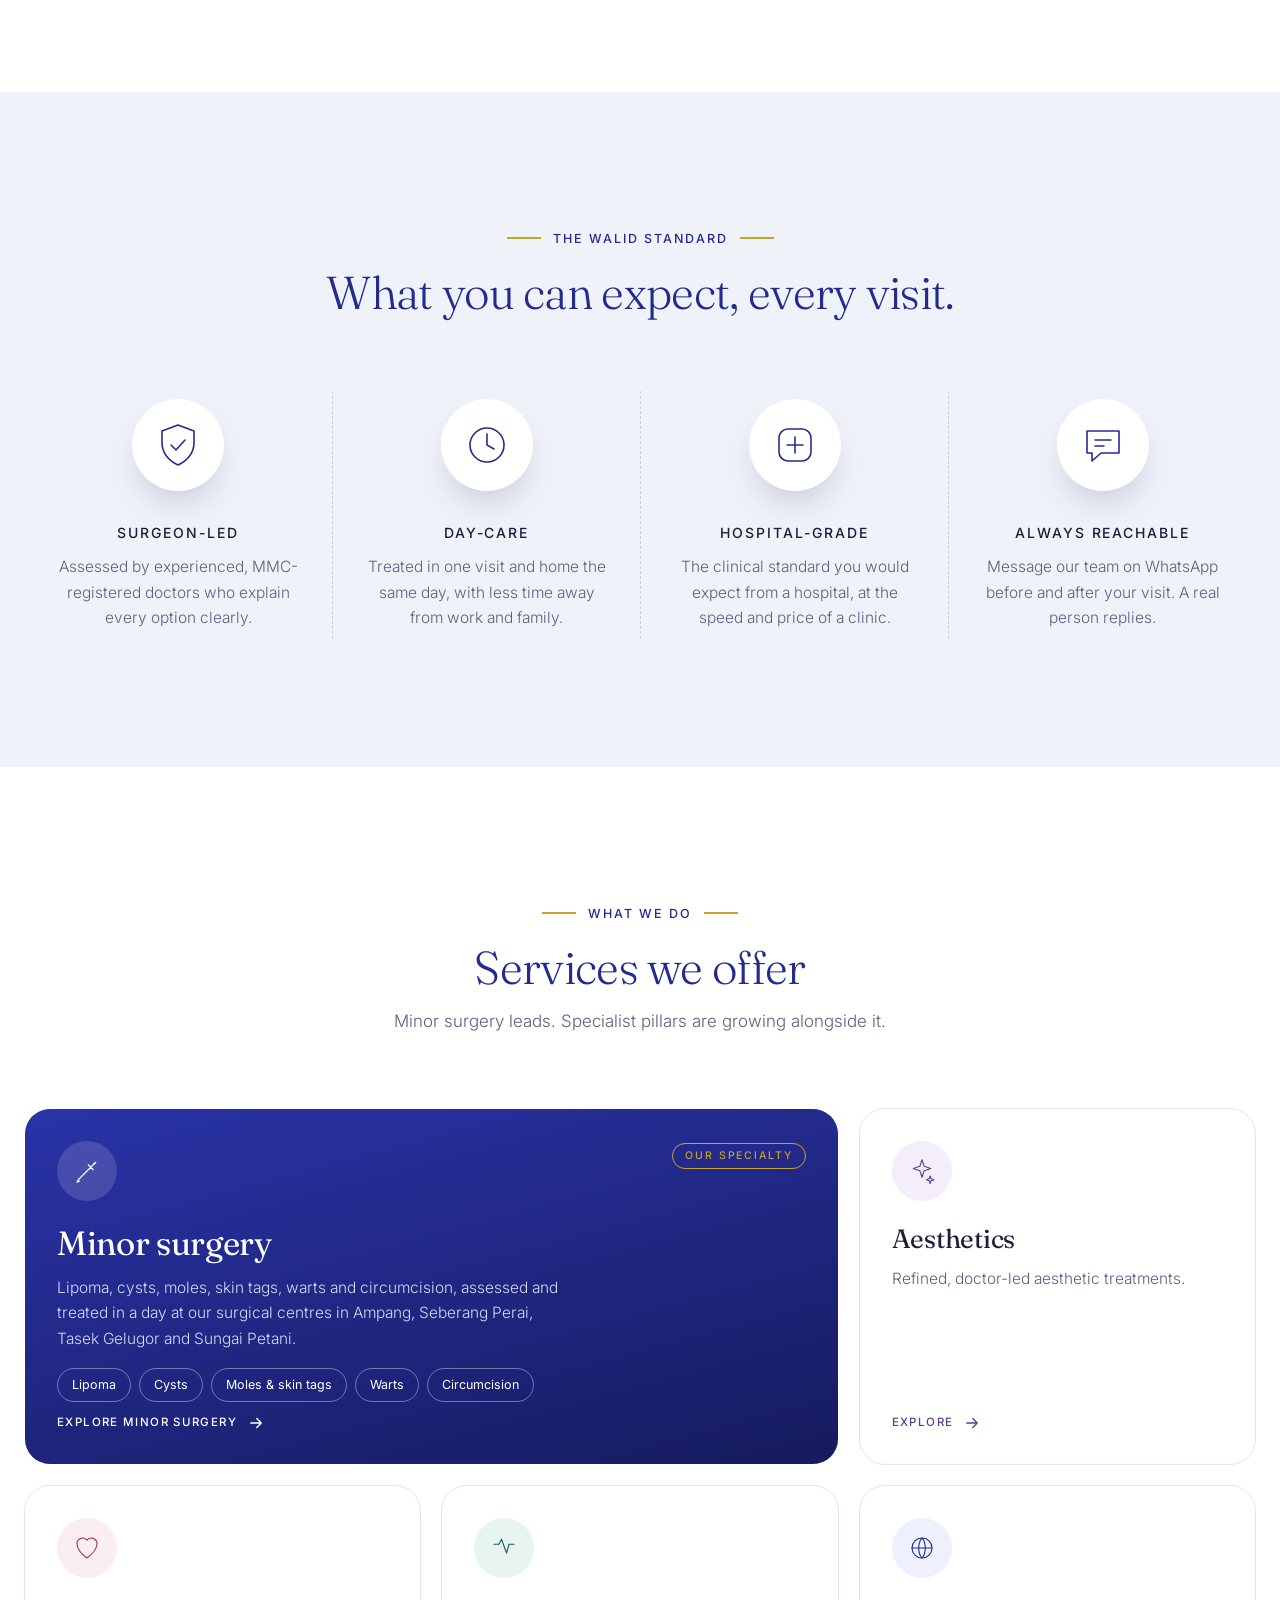
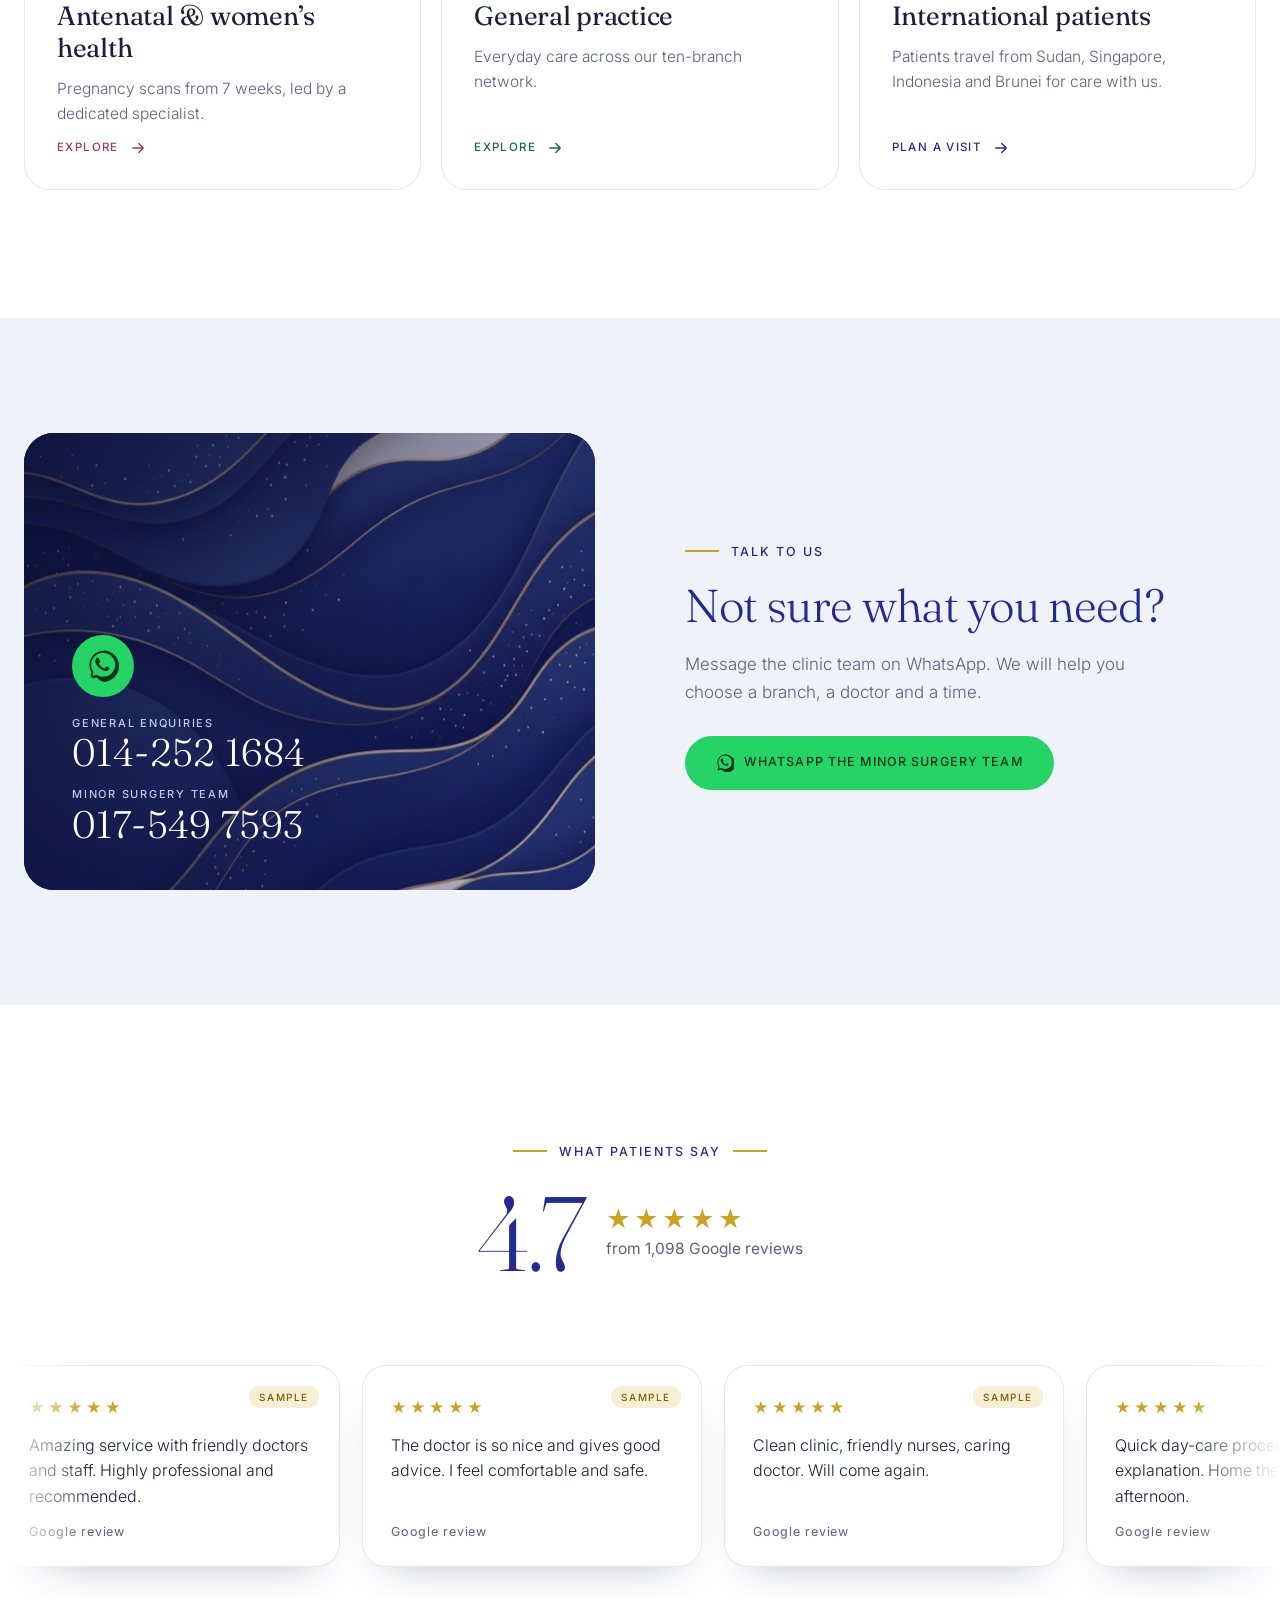
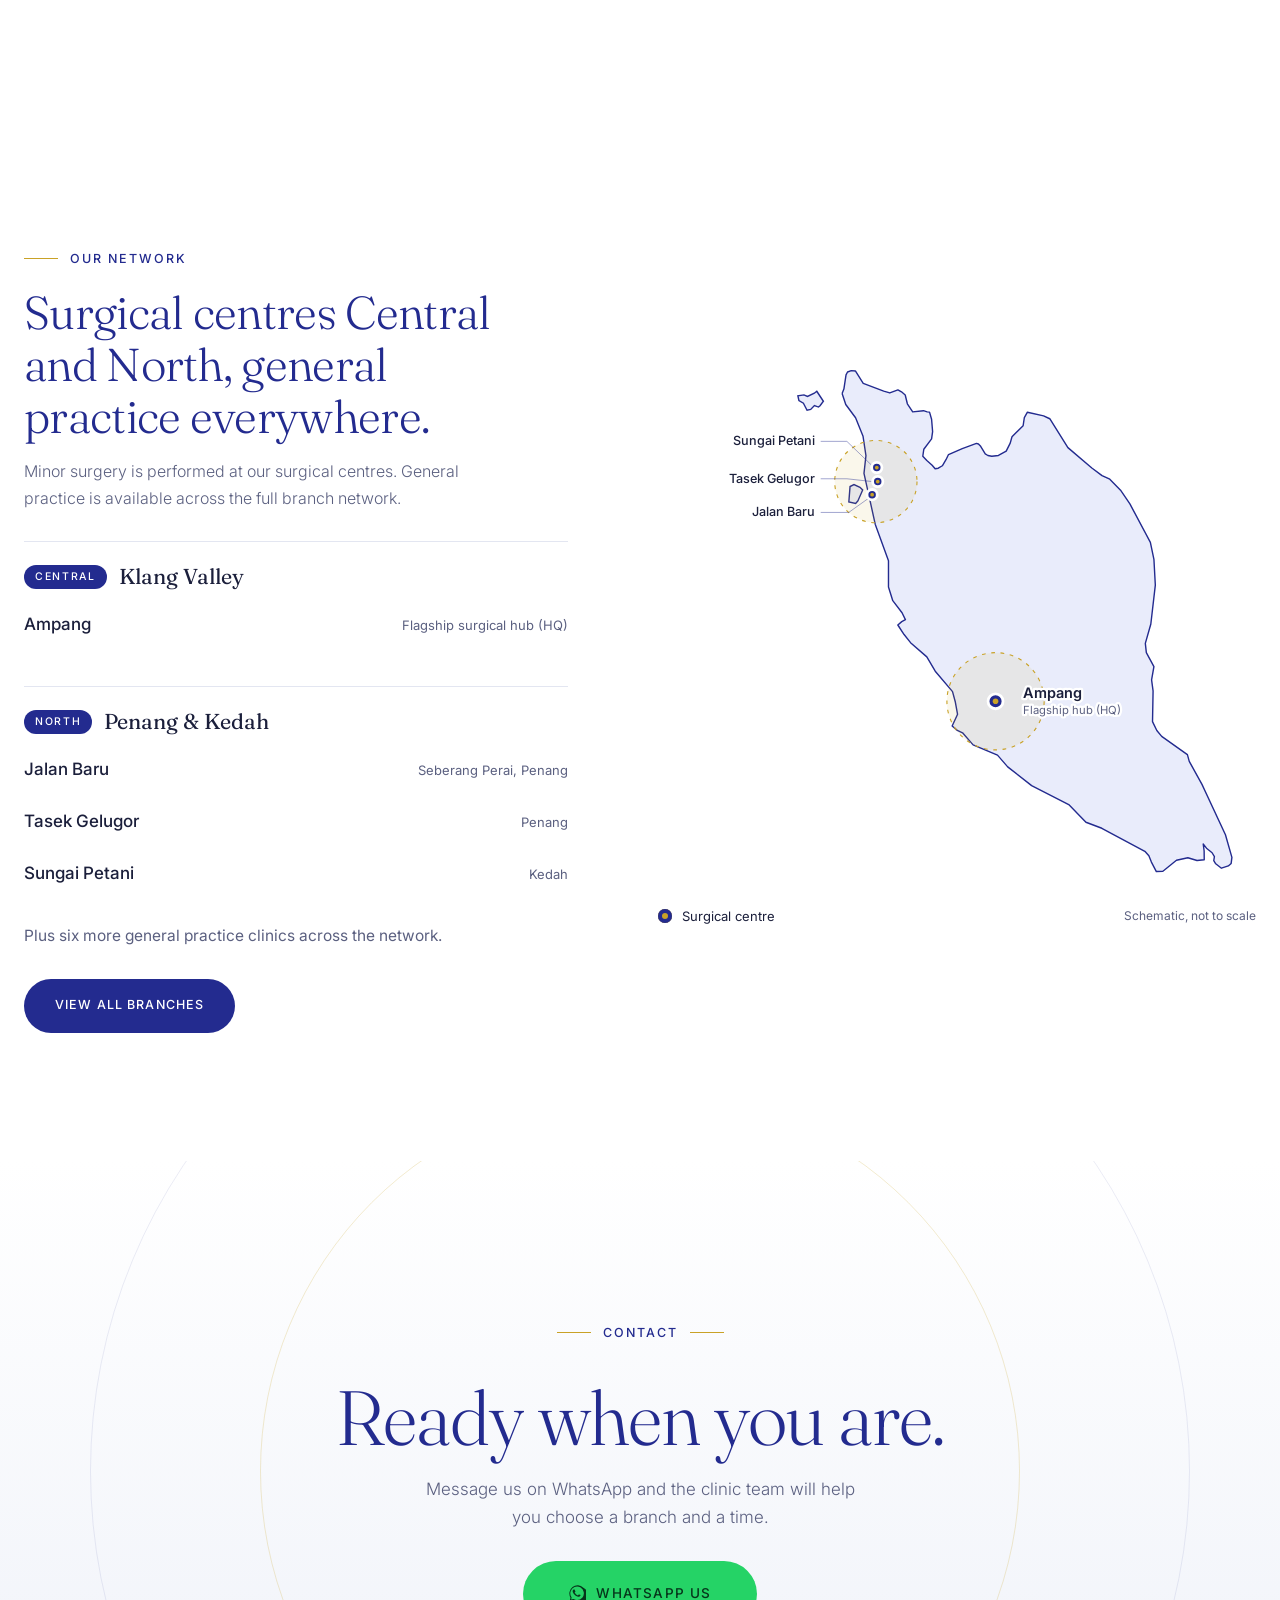
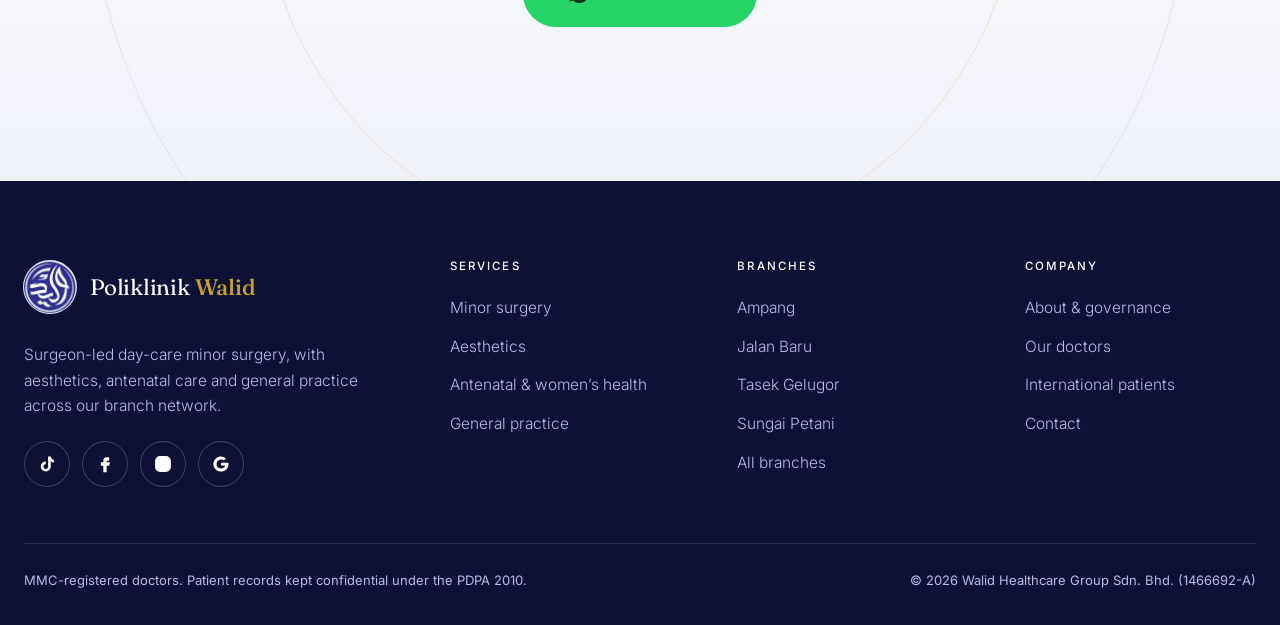
<file: prototype-v4/index.html>
<!DOCTYPE html>
<html lang="en">
<head>
<meta charset="utf-8" />
<meta name="viewport" content="width=device-width, initial-scale=1" />
<title>Poliklinik Walid | Concept 4 (editorial split layout)</title>
<meta name="description" content="Surgeon-led day-care minor surgery across Central and Northern Malaysia. Message us on WhatsApp." />
<link rel="icon" href="data:image/svg+xml,%3Csvg xmlns='http://www.w3.org/2000/svg' viewBox='0 0 32 32'%3E%3Ccircle cx='16' cy='16' r='16' fill='%23232B8F'/%3E%3Ccircle cx='16' cy='16' r='5' fill='%23C9A227'/%3E%3C/svg%3E" />
<link rel="preconnect" href="https://fonts.googleapis.com" />
<link rel="preconnect" href="https://fonts.gstatic.com" crossorigin />
<link href="https://fonts.googleapis.com/css2?family=Fraunces:opsz,wght@9..144,300;9..144,400;9..144,500&family=Inter:wght@300;400;500;600&display=swap" rel="stylesheet" />
<link rel="stylesheet" href="styles.css" />
<!-- Motion flag: set before first paint, only when motion is allowed. Removed again if app.js does not start. -->
<script>(function(d){try{var m=window.matchMedia&&matchMedia('(prefers-reduced-motion: reduce)').matches;if(m||!('IntersectionObserver' in window)){return;}var c=d.documentElement;c.classList.add('m-js');setTimeout(function(){if(!c.classList.contains('m-ready')){c.classList.remove('m-js');}},3500);}catch(e){}})(document);</script>
</head>
<body>
<a class="skip" href="#main">Skip to content</a>
<div class="progress" aria-hidden="true"><i></i></div>

<!-- ============================ HEADER ============================ -->
<header class="site-header" id="header">
	<div class="container header-inner">
		<a class="brand" href="#top" aria-label="Poliklinik Walid, home">
			<span class="brand-mark"><img src="assets/logo.jpg" alt="" width="52" height="52" /></span>
			<span class="brand-name">Poliklinik <b>Walid</b></span>
		</a>
		<nav class="nav" id="nav" aria-label="Primary">
			<a href="#top" class="is-active">Home</a>
			<a href="#services">Services</a>
			<a href="#branches">Branches</a>
			<a href="http://localhost:8080/doctors/">Doctors</a>
			<a href="#about">About</a>
			<a href="#contact">Contact</a>
		</nav>
		<a class="btn btn-wa btn-sm header-cta" href="https://wa.me/60142521684?text=Hi%20Poliklinik%20Walid%2C%20I%20have%20a%20question." target="_blank" rel="noopener">
			<svg class="ico" viewBox="0 0 24 24" aria-hidden="true"><use href="#i-wa"/></svg><span>WhatsApp us</span>
		</a>
		<button class="nav-toggle" id="navToggle" aria-expanded="false" aria-controls="nav" aria-label="Open menu"><i></i><i></i></button>
	</div>
</header>

<main id="main">

<!-- ============================ HERO ============================ -->
<section class="hero" id="top">
	<div class="container hero-grid">
		<div class="hero-media">
			<span class="media-outline" aria-hidden="true"></span>
			<div class="media-frame" data-wipe>
				<img class="media-img" data-parallax="0.08" src="assets/clinic.webp" alt="A calm, bright clinic waiting area (illustrative image)" width="1080" height="1080" />
			</div>
			<div class="chip chip-rating" data-pop="0">
				<span class="chip-stars" aria-hidden="true">&#9733;&#9733;&#9733;&#9733;&#9733;</span>
				<span><b>4.9</b> from 1,098 Google reviews</span>
			</div>
			<div class="chip chip-day" data-pop="1">
				<svg class="ico" viewBox="0 0 24 24" aria-hidden="true"><use href="#i-check"/></svg>
				<span>Assessed, treated, home the same day</span>
			</div>
		</div>

		<div class="hero-copy">
			<p class="eyebrow" data-hero="0">Walid Healthcare Group</p>
			<h1 data-split data-hero="1">Hospital-grade minor surgery, done in a day.</h1>
			<p class="lead" data-hero="2">Surgeon-led day-care across our Central and Northern centres. The smart choice hundreds of thousands already trust.</p>
			<div class="hero-actions" data-hero="3">
				<a class="btn btn-wa" data-magnet href="https://wa.me/60142521684?text=Hi%20Poliklinik%20Walid%2C%20I%20have%20a%20question." target="_blank" rel="noopener">
					<svg class="ico" viewBox="0 0 24 24" aria-hidden="true"><use href="#i-wa"/></svg><span>WhatsApp us</span>
				</a>
				<a class="btn btn-outline" data-magnet href="#services"><span>Explore services</span></a>
			</div>
			<ul class="hero-proof" data-hero="4">
				<li><b>561K</b><span>on TikTok</span></li>
				<li><b>119K</b><span>on Facebook</span></li>
				<li><b>4.9&#9733;</b><span>Google rating</span></li>
			</ul>
		</div>
	</div>
	<a class="scroll-cue" href="#about" aria-label="Scroll to the next section"><i></i><span>Scroll</span></a>
</section>

<!-- ============================ WHO WE ARE ============================ -->
<section class="section who" id="about">
	<div class="container split">
		<div class="split-head">
			<p class="eyebrow" data-reveal>Who we are</p>
			<h2 class="h-display" data-split>A surgeon-led healthcare group, trusted by hundreds of thousands.</h2>
		</div>
		<div class="split-body">
			<p data-reveal data-d="1"><strong>Poliklinik Walid</strong> is a network of ten clinics under Walid Healthcare Group Sdn. Bhd. We are built around day-care minor surgery: you are assessed by a surgeon, treated in one visit and home the same day.</p>
			<p data-reveal data-d="2">Our surgical centres in Ampang, Seberang Perai, Tasek Gelugor and Sungai Petani are backed by general practice across the network, with aesthetics and antenatal care, led by a dedicated specialist, growing alongside.</p>
			<div class="btn-row" data-reveal data-d="3">
				<a class="btn btn-navy" href="http://localhost:8080/about/"><span>About Walid</span></a>
				<a class="btn btn-outline" href="http://localhost:8080/doctors/"><span>Meet our doctors</span></a>
			</div>
		</div>
	</div>

	<div class="container">
		<ul class="stats" data-reveal-group>
			<li><b data-count="10" data-decimals="0">10</b><span>branches, Central and North</span></li>
			<li><b><i data-count="561" data-decimals="0">561</i>K</b><span>TikTok followers</span></li>
			<li><b><i data-count="119" data-decimals="0">119</i>K</b><span>Facebook followers</span></li>
			<li><b><i data-count="4.9" data-decimals="1">4.9</i><em>&#9733;</em></b><span>from 1,098 Google reviews</span></li>
		</ul>
	</div>
</section>

<!-- ============================ THE WALID STANDARD ============================ -->
<section class="section standard">
	<div class="container">
		<header class="center-head">
			<p class="eyebrow" data-reveal>The Walid standard</p>
			<h2 class="h-display" data-split>What you can expect, every visit.</h2>
		</header>
		<ul class="pillars4" data-reveal-group>
			<li>
				<svg class="draw" viewBox="0 0 48 48" aria-hidden="true"><path pathLength="1" d="M24 4 40 10v12c0 10-7 18-16 22C15 40 8 32 8 22V10z"/><path pathLength="1" d="m17 24 5 5 9-10"/></svg>
				<h3>Surgeon-led</h3>
				<p>Assessed by experienced, MMC-registered doctors who explain every option clearly.</p>
			</li>
			<li>
				<svg class="draw" viewBox="0 0 48 48" aria-hidden="true"><circle pathLength="1" cx="24" cy="24" r="17"/><path pathLength="1" d="M24 13v11l7 4"/></svg>
				<h3>Day-care</h3>
				<p>Treated in one visit and home the same day, with less time away from work and family.</p>
			</li>
			<li>
				<svg class="draw" viewBox="0 0 48 48" aria-hidden="true"><rect pathLength="1" x="8" y="8" width="32" height="32" rx="9"/><path pathLength="1" d="M24 16v16M16 24h16"/></svg>
				<h3>Hospital-grade</h3>
				<p>The clinical standard you would expect from a hospital, at the speed and price of a clinic.</p>
			</li>
			<li>
				<svg class="draw" viewBox="0 0 48 48" aria-hidden="true"><path pathLength="1" d="M8 10h32v22H22l-9 8v-8H8z"/><path pathLength="1" d="M16 19h16M16 25h9"/></svg>
				<h3>Always reachable</h3>
				<p>Message our team on WhatsApp before and after your visit. A real person replies.</p>
			</li>
		</ul>
	</div>
</section>

<!-- ============================ SERVICES ============================ -->
<section class="section services" id="services">
	<div class="container">
		<header class="center-head">
			<p class="eyebrow" data-reveal>What we do</p>
			<h2 class="h-display" data-split>Services we offer</h2>
			<p class="sub" data-reveal data-d="1">Minor surgery leads. Specialist pillars are growing alongside it.</p>
		</header>

		<div class="tiles" data-reveal-group>
			<a class="tile tile--minor span-4" href="http://localhost:8080/services/minor-surgery/">
				<span class="tile-art" style="background-image:url('assets/cards/skin.webp')"></span>
				<span class="tile-icon"><svg viewBox="0 0 48 48" aria-hidden="true"><path d="M10 38 30 18M30 18l8-8M26 14l8 8M10 38l-2 4 4-2"/><circle cx="36" cy="12" r="0.6"/></svg></span>
				<span class="tile-tag">Our specialty</span>
				<h3>Minor surgery</h3>
				<p>Lipoma, cysts, moles, skin tags, warts and circumcision, assessed and treated in a day at our surgical centres in Ampang, Seberang Perai, Tasek Gelugor and Sungai Petani.</p>
				<ul class="tile-chips"><li>Lipoma</li><li>Cysts</li><li>Moles &amp; skin tags</li><li>Warts</li><li>Circumcision</li></ul>
				<span class="tile-go">Explore minor surgery <svg viewBox="0 0 24 24" aria-hidden="true"><use href="#i-arrow"/></svg></span>
			</a>

			<a class="tile tile--aesthetic span-2" href="http://localhost:8080/services/">
				<span class="tile-art" style="background-image:url('assets/cards/aesthetics.webp')"></span>
				<span class="tile-icon"><svg viewBox="0 0 48 48" aria-hidden="true"><path d="m24 6 3.5 10.5L38 20l-10.500 3.500L24 34l-3.500-10.500L10 20l10.500-3.500z"/><path d="m37 32 1.500 4.500L43 38l-4.500 1.500L37 44l-1.500-4.500L31 38l4.500-1.500z"/></svg></span>
				<h3>Aesthetics</h3>
				<p>Refined, doctor-led aesthetic treatments.</p>
				<span class="tile-go">Explore <svg viewBox="0 0 24 24" aria-hidden="true"><use href="#i-arrow"/></svg></span>
			</a>

			<a class="tile tile--antenatal span-2" href="http://localhost:8080/services/">
				<span class="tile-art" style="background-image:url('assets/cards/antenatal.webp')"></span>
				<span class="tile-icon"><svg viewBox="0 0 48 48" aria-hidden="true"><path d="M24 40C12 31 8 24 8 17a9 9 0 0 1 16-5.500A9 9 0 0 1 40 17c0 7-4 14-16 23z"/></svg></span>
				<h3>Antenatal &amp; women&rsquo;s health</h3>
				<p>Pregnancy scans from 7 weeks, led by a dedicated specialist.</p>
				<span class="tile-go">Explore <svg viewBox="0 0 24 24" aria-hidden="true"><use href="#i-arrow"/></svg></span>
			</a>

			<a class="tile tile--general span-2" href="http://localhost:8080/services/">
				<span class="tile-art" style="background-image:url('assets/cards/injection.webp')"></span>
				<span class="tile-icon"><svg viewBox="0 0 48 48" aria-hidden="true"><path d="M8 18h8l4-8 8 22 4-14h8"/></svg></span>
				<h3>General practice</h3>
				<p>Everyday care across our ten-branch network.</p>
				<span class="tile-go">Explore <svg viewBox="0 0 24 24" aria-hidden="true"><use href="#i-arrow"/></svg></span>
			</a>

			<a class="tile tile--intl span-2" href="http://localhost:8080/international-patients/">
				<span class="tile-art" style="background-image:url('assets/cards/others.webp')"></span>
				<span class="tile-icon"><svg viewBox="0 0 48 48" aria-hidden="true"><circle cx="24" cy="24" r="16"/><path d="M8 24h32M24 8c-7 8-7 24 0 32M24 8c7 8 7 24 0 32"/></svg></span>
				<h3>International patients</h3>
				<p>Patients travel from Sudan, Singapore, Indonesia and Brunei for care with us.</p>
				<span class="tile-go">Plan a visit <svg viewBox="0 0 24 24" aria-hidden="true"><use href="#i-arrow"/></svg></span>
			</a>
		</div>
	</div>
</section>

<!-- ============================ CTA BANNER ============================ -->
<section class="banner">
	<div class="container banner-grid">
		<div class="banner-visual" data-wipe>
			<span class="banner-art" style="background-image:url('assets/cards/aesthetics.webp')" data-parallax="0.06"></span>
			<div class="banner-numbers">
				<svg class="ico big" viewBox="0 0 24 24" aria-hidden="true"><use href="#i-wa"/></svg>
				<p><small>General enquiries</small><b>014-252 1684</b></p>
				<p><small>Minor surgery team</small><b>017-549 7593</b></p>
			</div>
		</div>
		<div class="banner-copy">
			<p class="eyebrow" data-reveal>Talk to us</p>
			<h2 class="h-display" data-split>Not sure what you need?</h2>
			<p data-reveal data-d="1">Message the clinic team on WhatsApp. We will help you choose a branch, a doctor and a time.</p>
			<div class="btn-row" data-reveal data-d="2">
				<a class="btn btn-wa" data-magnet href="https://wa.me/60175497593?text=Hi%2C%20I%20would%20like%20to%20ask%20about%20minor%20surgery." target="_blank" rel="noopener">
					<svg class="ico" viewBox="0 0 24 24" aria-hidden="true"><use href="#i-wa"/></svg><span>WhatsApp the minor surgery team</span>
				</a>
			</div>
		</div>
	</div>
</section>

<!-- ============================ PROOF ============================ -->
<section class="section proof">
	<div class="container">
		<header class="center-head">
			<p class="eyebrow" data-reveal>What patients say</p>
			<div class="rating" data-reveal data-d="1">
				<b class="rating-num"><i data-count="4.9" data-decimals="1">4.9</i></b>
				<div>
					<div class="stars" aria-label="5 out of 5 stars">&#9733;&#9733;&#9733;&#9733;&#9733;</div>
					<span>from 1,098 Google reviews</span>
				</div>
			</div>
		</header>
	</div>
	<div class="marquee" aria-label="Patient reviews">
		<div class="marquee-track" id="marquee">
			<figure class="rev"><span class="rev-tag">Sample</span><div class="stars" aria-hidden="true">&#9733;&#9733;&#9733;&#9733;&#9733;</div><blockquote>Amazing service with friendly doctors and staff. Highly professional and recommended.</blockquote><figcaption>Google review</figcaption></figure>
			<figure class="rev"><span class="rev-tag">Sample</span><div class="stars" aria-hidden="true">&#9733;&#9733;&#9733;&#9733;&#9733;</div><blockquote>The doctor is so nice and gives good advice. I feel comfortable and safe.</blockquote><figcaption>Google review</figcaption></figure>
			<figure class="rev"><span class="rev-tag">Sample</span><div class="stars" aria-hidden="true">&#9733;&#9733;&#9733;&#9733;&#9733;</div><blockquote>Clean clinic, friendly nurses, caring doctor. Will come again.</blockquote><figcaption>Google review</figcaption></figure>
			<figure class="rev"><span class="rev-tag">Sample</span><div class="stars" aria-hidden="true">&#9733;&#9733;&#9733;&#9733;&#9733;</div><blockquote>Quick day-care procedure and clear explanation. Home the same afternoon.</blockquote><figcaption>Google review</figcaption></figure>
			<figure class="rev"><span class="rev-tag">Sample</span><div class="stars" aria-hidden="true">&#9733;&#9733;&#9733;&#9733;&#9733;</div><blockquote>Booked over WhatsApp and seen fast. Calm and reassuring throughout.</blockquote><figcaption>Google review</figcaption></figure>
		</div>
	</div>
</section>

<!-- ============================ BRANCHES + MAP ============================ -->
<section class="section branches" id="branches">
	<div class="container branches-grid">
		<div class="branches-copy">
			<p class="eyebrow" data-reveal>Our network</p>
			<h2 class="h-display" data-split>Surgical centres Central and North, general practice everywhere.</h2>
			<p class="muted" data-reveal data-d="1">Minor surgery is performed at our surgical centres. General practice is available across the full branch network.</p>

			<div class="hub" data-reveal data-d="1">
				<h3><span class="pin-tag">Central</span> Klang Valley</h3>
				<ul>
					<li data-pin="ampang"><a href="http://localhost:8080/branches/"><b>Ampang</b></a><small>Flagship surgical hub (HQ)</small></li>
				</ul>
			</div>
			<div class="hub" data-reveal data-d="2">
				<h3><span class="pin-tag">North</span> Penang &amp; Kedah</h3>
				<ul>
					<li data-pin="jalanbaru"><a href="http://localhost:8080/branches/"><b>Jalan Baru</b></a><small>Seberang Perai, Penang</small></li>
					<li data-pin="tasek"><a href="http://localhost:8080/branches/"><b>Tasek Gelugor</b></a><small>Penang</small></li>
					<li data-pin="sp"><a href="http://localhost:8080/branches/"><b>Sungai Petani</b></a><small>Kedah</small></li>
				</ul>
			</div>
			<p class="more" data-reveal data-d="3">Plus six more general practice clinics across the network.</p>
			<div class="btn-row" data-reveal data-d="3">
				<a class="btn btn-navy" href="http://localhost:8080/branches/"><span>View all branches</span></a>
			</div>
		</div>

		<figure class="map" id="map" aria-label="Schematic map of Peninsular Malaysia showing the four surgical centres">
			<svg viewBox="0 0 640 590" role="img" aria-labelledby="mapTitle">
				<title id="mapTitle">Schematic map of Peninsular Malaysia with surgical centres at Ampang, Jalan Baru, Tasek Gelugor and Sungai Petani</title>
				<g transform="translate(140 10)">
					<path id="land" class="land" pathLength="1" d="M56.9 40.8 L58.8 36.1 L61.1 20.8 L62.7 17.8 L66.7 16.3 L71.1 16.7 L79.5 30.0 L101.4 38.2 L107.9 40.2 L116.6 36.9 L120.4 39.0 L124.4 42.4 L126.7 51.8 L132.4 60.5 L143.9 59.2 L147.9 60.5 L150.4 60.7 L152.6 68.4 L153.7 81.6 L152.6 89.4 L144.3 100.4 L143.2 107.9 L147.5 112.5 L153.2 117.5 L156.4 121.3 L159.8 120.7 L164.1 118.1 L168.0 111.6 L170.7 106.1 L185.4 99.8 L200.6 94.2 L202.7 94.8 L205.1 97.3 L210.0 105.4 L212.8 107.1 L217.0 107.9 L224.1 107.1 L232.4 102.5 L236.7 93.9 L238.6 87.1 L250.5 75.3 L251.8 66.5 L255.1 60.8 L272.4 64.7 L279.0 67.8 L298.4 98.7 L324.0 120.5 L334.9 128.6 L343.2 132.5 L354.7 144.2 L364.7 158.8 L386.6 200.0 L390.4 218.1 L391.9 245.7 L387.1 287.3 L381.2 308.1 L382.3 317.9 L390.4 332.9 L387.9 347.1 L389.5 358.9 L388.9 391.7 L393.5 401.3 L398.7 407.5 L426.2 427.0 L428.2 434.2 L441.8 458.9 L466.9 512.7 L473.8 536.9 L473.0 543.4 L470.0 546.1 L462.6 548.5 L456.5 543.8 L454.4 540.4 L455.1 536.2 L452.6 532.0 L446.6 527.1 L443.1 522.6 L444.1 530.0 L444.2 539.5 L436.5 540.3 L426.7 537.3 L414.5 540.0 L400.0 551.7 L393.0 552.1 L387.7 542.0 L385.0 535.2 L380.7 530.4 L334.7 505.8 L317.7 499.4 L299.8 480.8 L259.6 460.2 L234.0 440.1 L223.1 427.6 L197.0 416.6 L185.7 403.7 L180.1 401.1 L174.6 396.5 L180.4 383.9 L178.0 370.8 L175.0 359.7 L156.5 337.8 L147.5 322.5 L130.1 307.3 L123.2 298.6 L116.5 288.4 L120.7 284.8 L124.6 282.7 L121.0 275.3 L111.1 262.4 L106.5 247.7 L106.5 219.8 L92.3 180.6 L80.3 126.2 L82.4 107.2 L79.3 86.6 L71.3 66.7 L60.8 52.6 L56.9 40.8Z"/>
					<path class="land-island" d="M73.9 155.5 L71.4 158.3 L64.1 156.7 L65.4 140.3 L69.6 138.2 L76.0 141.2 L78.9 144.0 L73.9 155.5Z"/>
					<path class="land-island" d="M29.8 38.4 L36.9 49.1 L33.3 53.9 L31.6 55.3 L27.3 53.7 L23.3 57.8 L19.4 58.7 L15.5 51.2 L10.7 48.3 L9.6 43.2 L16.1 42.3 L19.9 44.0 L27.2 40.5 L29.8 38.4Z"/>

					<circle class="hub-ring hub-central" cx="221" cy="370" r="52"/>
					<circle class="hub-ring hub-north" cx="93" cy="135" r="44"/>

					<!-- leader lines (north cluster) -->
					<path class="leader" pathLength="1" d="M34 92H62L90 119"/>
					<path class="leader" pathLength="1" d="M34 132H62L89 135"/>
					<path class="leader" pathLength="1" d="M34 168H64L85 153"/>

					<g class="pin" data-pin-id="ampang" style="--i:0"><circle class="pulse" cx="221" cy="370" r="9"/><circle class="dot" cx="221" cy="370" r="8"/><circle class="core" cx="221" cy="370" r="3"/></g>
					<g class="pin" data-pin-id="sp" style="--i:1"><circle class="dot" cx="94" cy="120" r="5.5"/><circle class="core" cx="94" cy="120" r="2"/></g>
					<g class="pin" data-pin-id="tasek" style="--i:2"><circle class="dot" cx="95" cy="135" r="5.5"/><circle class="core" cx="95" cy="135" r="2"/></g>
					<g class="pin" data-pin-id="jalanbaru" style="--i:3"><circle class="dot" cx="89" cy="149" r="5.5"/><circle class="core" cx="89" cy="149" r="2"/></g>

					<text class="lbl" x="28" y="96" text-anchor="end" data-pin-id="sp">Sungai Petani</text>
					<text class="lbl" x="28" y="136" text-anchor="end" data-pin-id="tasek">Tasek Gelugor</text>
					<text class="lbl" x="28" y="172" text-anchor="end" data-pin-id="jalanbaru">Jalan Baru</text>
					<text class="lbl lbl-main" x="250" y="366" data-pin-id="ampang">Ampang</text>
					<text class="lbl lbl-sub" x="250" y="384" data-pin-id="ampang">Flagship hub (HQ)</text>
				</g>
			</svg>
			<figcaption><i class="legend-dot"></i> Surgical centre <span>Schematic, not to scale</span></figcaption>
		</figure>
	</div>
</section>

<!-- ============================ FINAL CTA ============================ -->
<section class="final" id="contact">
	<div class="container">
		<p class="eyebrow" data-reveal>Contact</p>
		<h2 class="h-display" data-split>Ready when you are.</h2>
		<p class="sub" data-reveal data-d="1">Message us on WhatsApp and the clinic team will help you choose a branch and a time.</p>
		<div class="btn-row center" data-reveal data-d="2">
			<a class="btn btn-wa btn-lg" data-magnet href="https://wa.me/60142521684?text=Hi%20Poliklinik%20Walid%2C%20I%20have%20a%20question." target="_blank" rel="noopener">
				<svg class="ico" viewBox="0 0 24 24" aria-hidden="true"><use href="#i-wa"/></svg><span>WhatsApp us</span>
			</a>
		</div>
	</div>
</section>

</main>

<!-- ============================ FOOTER ============================ -->
<footer class="site-footer">
	<div class="container footer-grid">
		<div class="f-brand">
			<a class="brand brand--light" href="#top">
				<span class="brand-mark"><img src="assets/logo.jpg" alt="" width="52" height="52" /></span>
				<span class="brand-name">Poliklinik <b>Walid</b></span>
			</a>
			<p>Surgeon-led day-care minor surgery, with aesthetics, antenatal care and general practice across our branch network.</p>
			<ul class="social">
				<li><a href="https://www.tiktok.com/@drwalidutagha" target="_blank" rel="noopener" aria-label="TikTok"><svg viewBox="0 0 24 24"><path d="M16.500 3c.3 2.300 1.700 3.800 4 4v3.200c-1.500 0-2.900-.5-4-1.300V15a6 6 0 1 1-6-6v3.300a2.800 2.800 0 1 0 2.800 2.700V3z"/></svg></a></li>
				<li><a href="https://www.facebook.com/profile.php?id=100080089330356" target="_blank" rel="noopener" aria-label="Facebook"><svg viewBox="0 0 24 24"><path d="M14 8h3V4h-3c-2.800 0-4 1.900-4 4.200V10H7v4h3v8h4v-8h3l1-4h-4V8.600c0-.4.200-.6.600-.6z"/></svg></a></li>
				<li><a href="https://www.instagram.com/drwalidutagha/" target="_blank" rel="noopener" aria-label="Instagram"><svg viewBox="0 0 24 24" fill="none" stroke="currentColor" stroke-width="2"><rect x="3.500" y="3.500" width="17" height="17" rx="5"/><circle cx="12" cy="12" r="4"/><circle cx="17.200" cy="6.800" r="0.800" fill="currentColor"/></svg></a></li>
				<li><a href="https://www.google.com/search?q=Poliklinik+Walid" target="_blank" rel="noopener" aria-label="Google reviews"><svg viewBox="0 0 24 24"><path d="M21 12.200c0-.6-.1-1.200-.2-1.700H12v3.400h5a4.300 4.300 0 0 1-1.800 2.800v2.300h3A9 9 0 0 0 21 12.200zM12 21c2.400 0 4.500-.8 6-2.200l-3-2.300c-.8.600-1.800.9-3 .9-2.300 0-4.300-1.600-5-3.700H3.900v2.400A9 9 0 0 0 12 21zM7 13.700a5.400 5.400 0 0 1 0-3.400V7.900H3.900a9 9 0 0 0 0 8.200zM12 6.600c1.300 0 2.500.5 3.400 1.300l2.600-2.600A9 9 0 0 0 3.900 7.900L7 10.300c.7-2.100 2.700-3.700 5-3.700z"/></svg></a></li>
			</ul>
		</div>
		<div>
			<h4>Services</h4>
			<ul>
				<li><a href="http://localhost:8080/services/minor-surgery/">Minor surgery</a></li>
				<li><a href="http://localhost:8080/services/">Aesthetics</a></li>
				<li><a href="http://localhost:8080/services/">Antenatal &amp; women&rsquo;s health</a></li>
				<li><a href="http://localhost:8080/services/">General practice</a></li>
			</ul>
		</div>
		<div>
			<h4>Branches</h4>
			<ul>
				<li><a href="http://localhost:8080/branches/">Ampang</a></li>
				<li><a href="http://localhost:8080/branches/">Jalan Baru</a></li>
				<li><a href="http://localhost:8080/branches/">Tasek Gelugor</a></li>
				<li><a href="http://localhost:8080/branches/">Sungai Petani</a></li>
				<li><a href="http://localhost:8080/branches/">All branches</a></li>
			</ul>
		</div>
		<div>
			<h4>Company</h4>
			<ul>
				<li><a href="http://localhost:8080/about/">About &amp; governance</a></li>
				<li><a href="http://localhost:8080/doctors/">Our doctors</a></li>
				<li><a href="http://localhost:8080/international-patients/">International patients</a></li>
				<li><a href="http://localhost:8080/contact/">Contact</a></li>
			</ul>
		</div>
	</div>
	<div class="container footer-bottom">
		<p>MMC-registered doctors. Patient records kept confidential under the PDPA 2010.</p>
		<p>&copy; 2026 Walid Healthcare Group Sdn. Bhd. (1466692-A)</p>
	</div>
</footer>

<a class="fab" href="https://wa.me/60142521684?text=Hi%20Poliklinik%20Walid%2C%20I%20have%20a%20question." target="_blank" rel="noopener" aria-label="WhatsApp us">
	<svg class="ico" viewBox="0 0 24 24" aria-hidden="true"><use href="#i-wa"/></svg><span>WhatsApp us</span>
</a>

<!-- Shared icons -->
<svg width="0" height="0" style="position:absolute" aria-hidden="true" focusable="false">
	<symbol id="i-wa" viewBox="0 0 24 24"><path d="M20.500 3.500A11 11 0 0 0 3.300 16.900L2 22l5.200-1.400A11 11 0 1 0 20.500 3.500zM12 20.100a9 9 0 0 1-4.600-1.300l-.3-.2-3 .8.8-2.900-.2-.3A9 9 0 1 1 12 20.100zm4.900-6.700c-.3-.1-1.600-.8-1.900-.9-.3-.1-.4-.1-.6.1l-.9 1.100c-.2.2-.3.2-.6.1-.3-.1-1.200-.4-2.300-1.400-.8-.8-1.400-1.700-1.600-2-.2-.3 0-.4.1-.6l.4-.5.3-.4c.1-.2.1-.3 0-.5l-.9-2.100c-.2-.5-.4-.4-.6-.4h-.5c-.2 0-.5.1-.7.3-.2.3-.9.9-.9 2.200s.9 2.500 1 2.700c.1.2 1.800 2.800 4.400 3.900 2.600 1.100 2.600.7 3.100.7.5-.1 1.600-.7 1.800-1.300.2-.6.2-1.100.2-1.200-.1-.1-.3-.2-.6-.3z"/></symbol>
	<symbol id="i-arrow" viewBox="0 0 24 24"><path d="M5 12h14M13 6l6 6-6 6" fill="none" stroke="currentColor" stroke-width="1.800" stroke-linecap="round" stroke-linejoin="round"/></symbol>
	<symbol id="i-check" viewBox="0 0 24 24"><path d="m5 12.500 4.500 4.500L19 7.500" fill="none" stroke="currentColor" stroke-width="2.400" stroke-linecap="round" stroke-linejoin="round"/></symbol>
</svg>

<script src="app.js" defer></script>
</body>
</html>
</file>
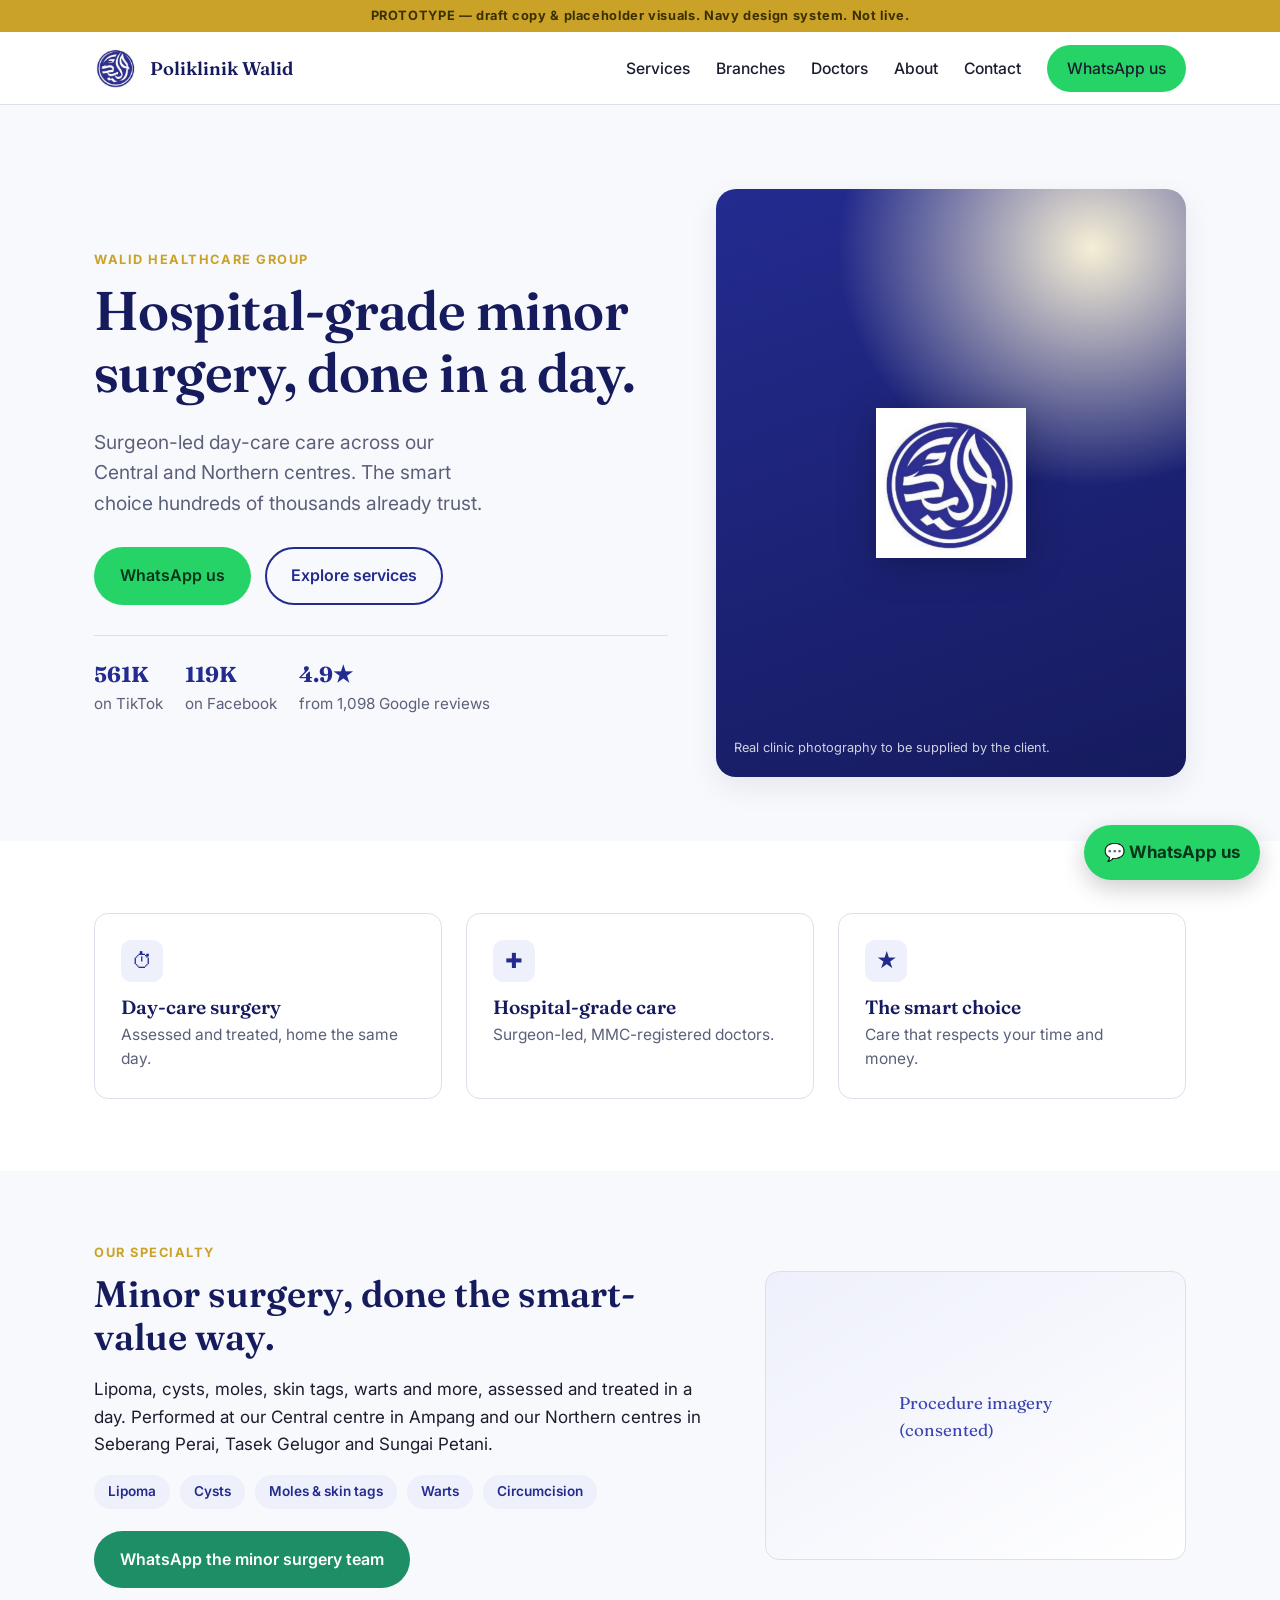
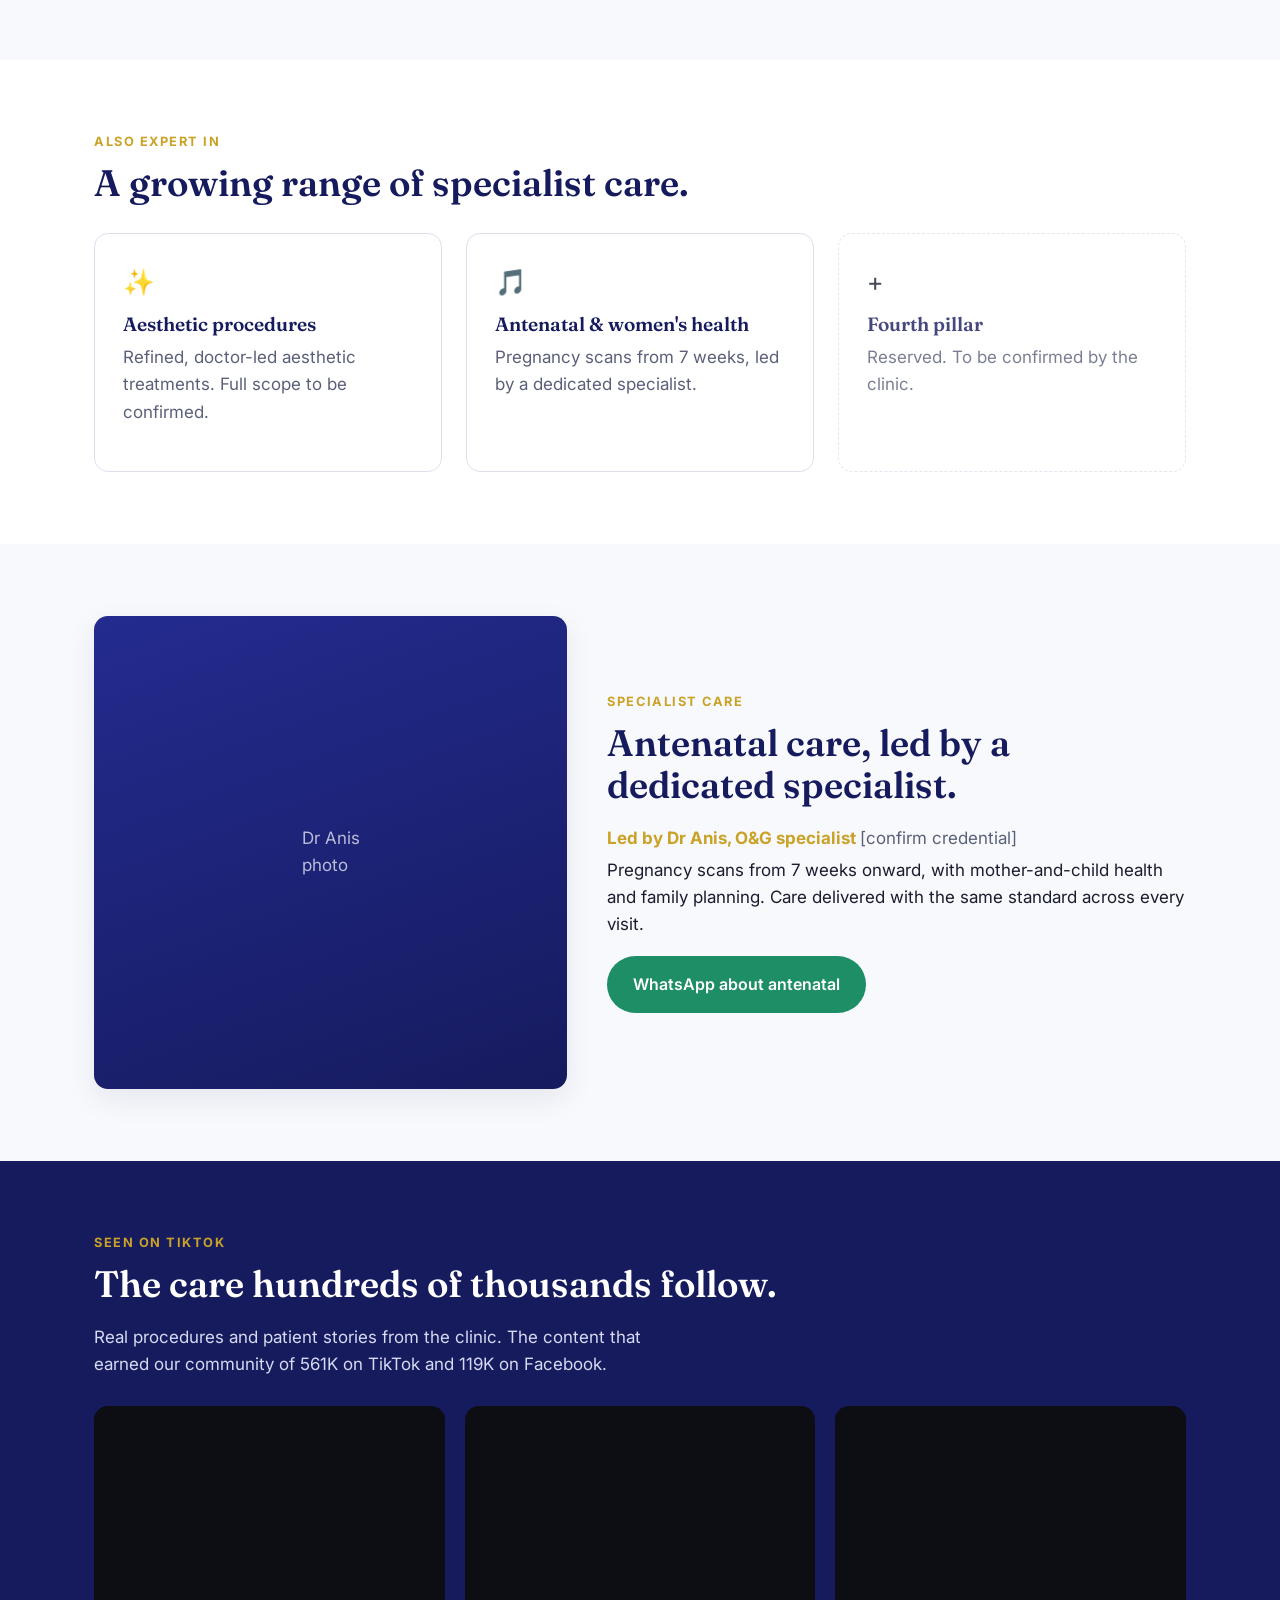
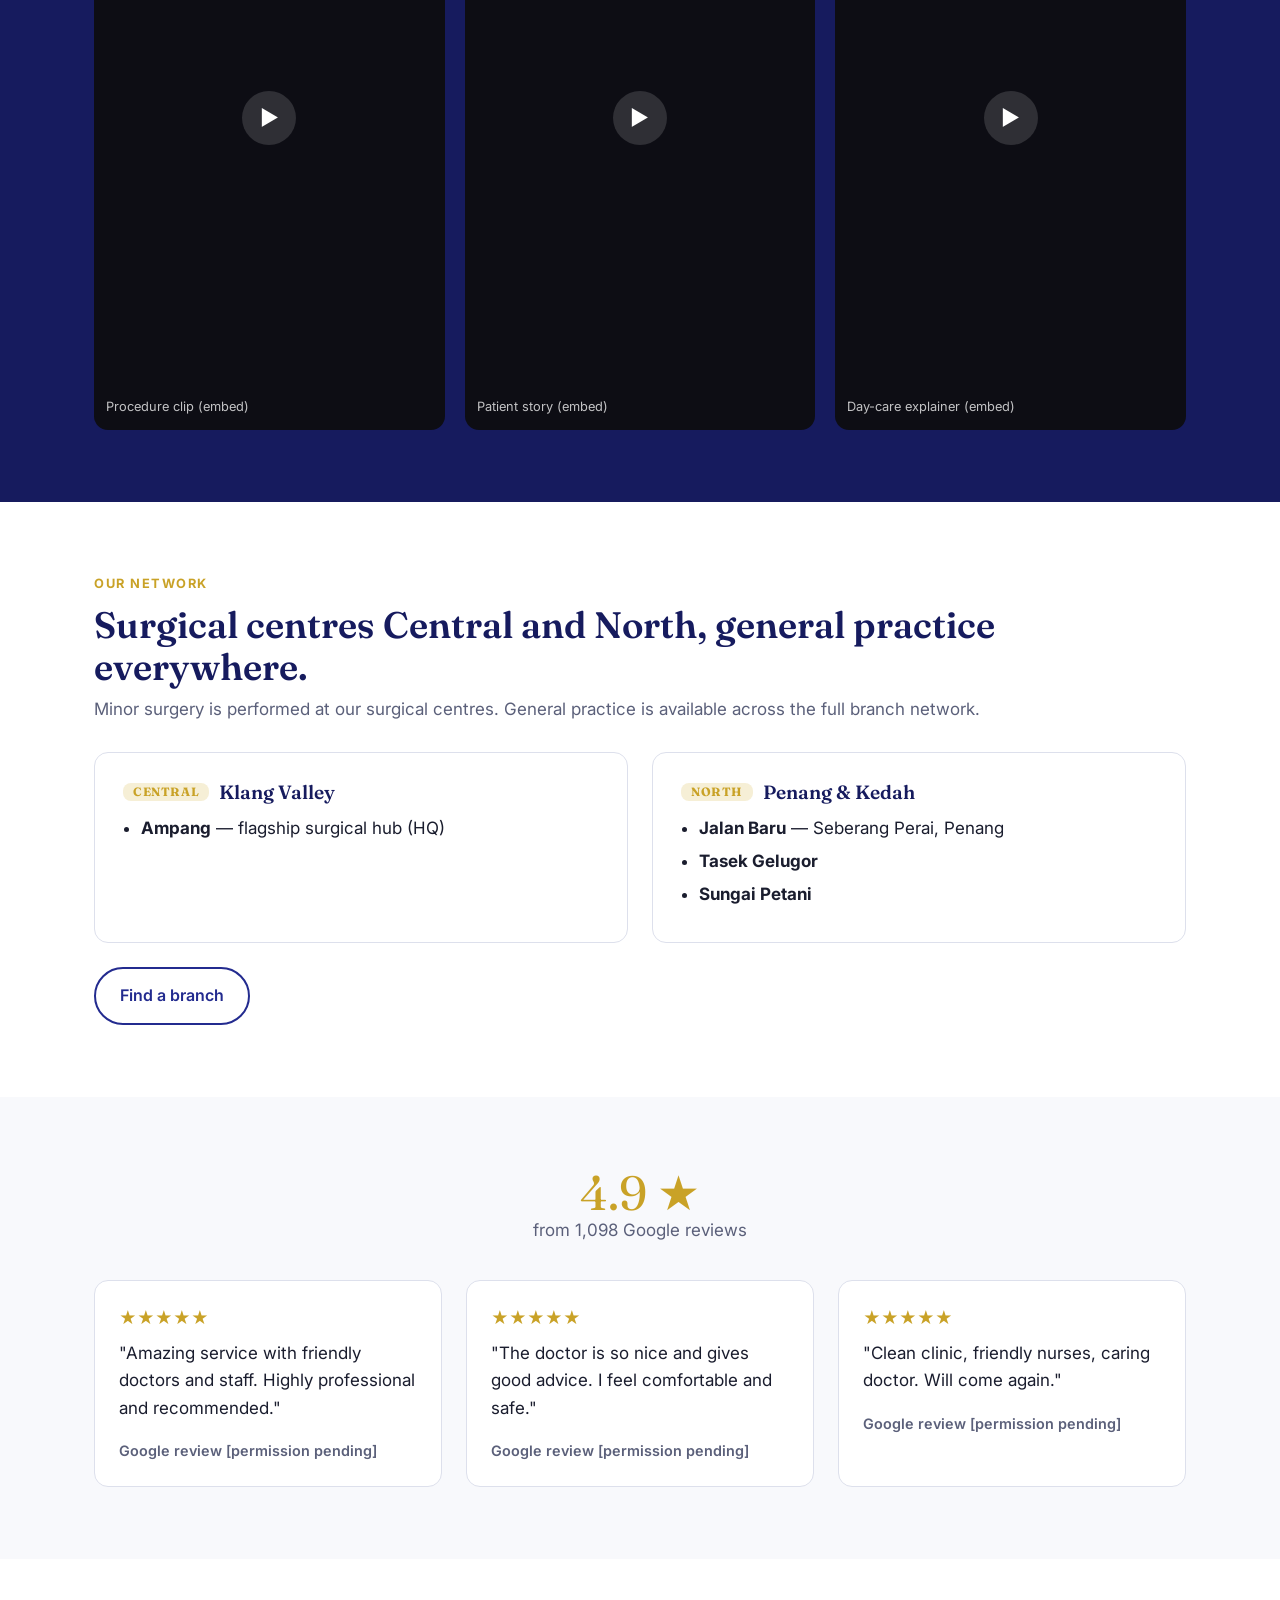
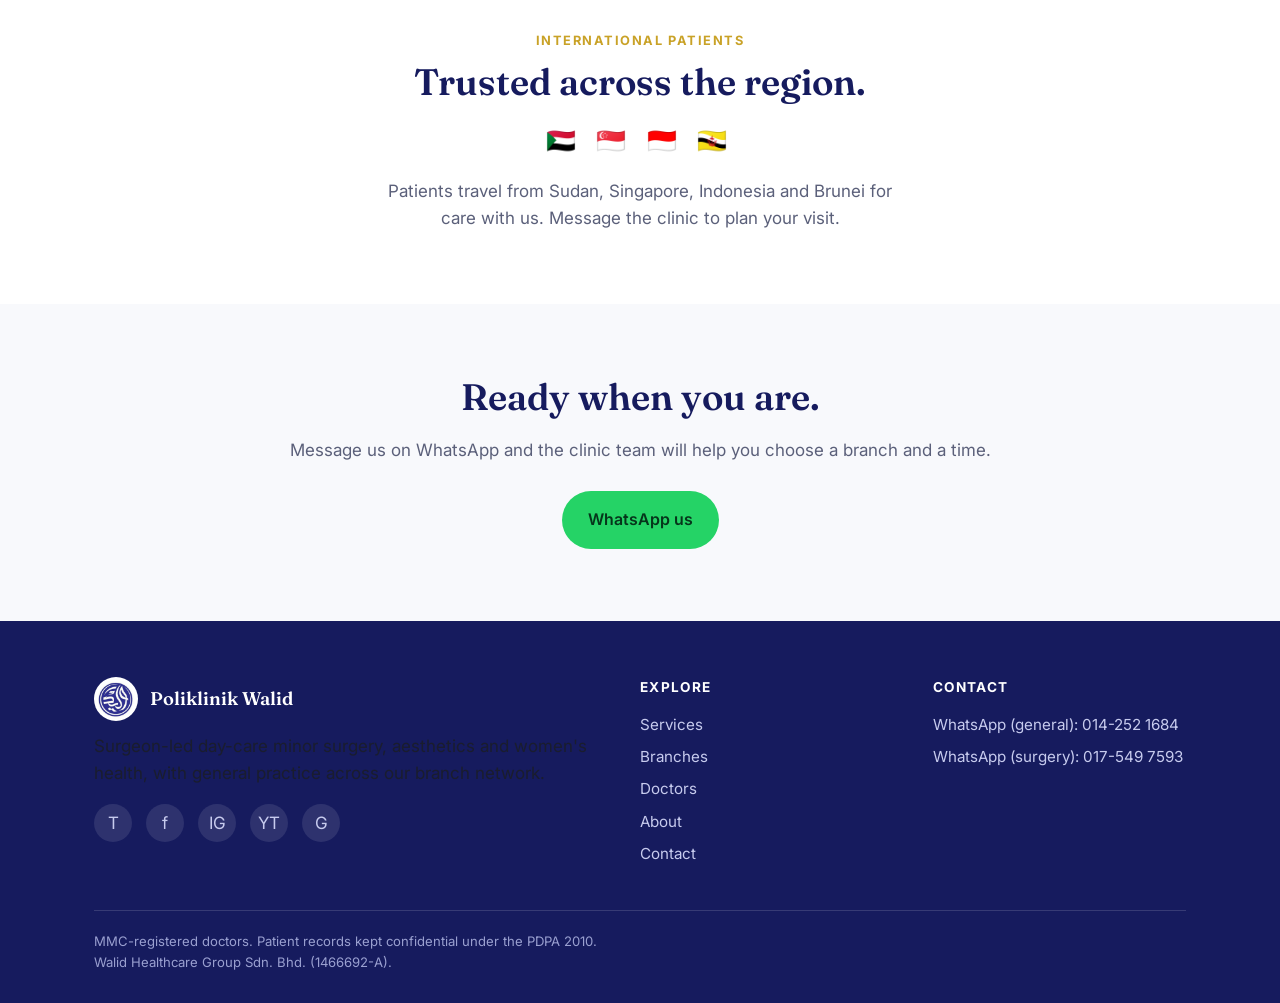
<file: prototype/index.html>
<!DOCTYPE html>
<html lang="en">
<head>
  <meta charset="UTF-8" />
  <meta name="viewport" content="width=device-width, initial-scale=1.0" />
  <meta name="robots" content="noindex, nofollow" />
  <title>Poliklinik Walid — Hospital-grade minor surgery, done in a day</title>
  <link rel="preconnect" href="https://fonts.googleapis.com" />
  <link rel="preconnect" href="https://fonts.gstatic.com" crossorigin />
  <link href="https://fonts.googleapis.com/css2?family=Fraunces:opsz,wght@9..144,500;9..144,600&family=Inter:wght@400;500;600;700&display=swap" rel="stylesheet" />
  <link rel="stylesheet" href="styles.css" />
</head>
<body>
  <div class="mock-banner">PROTOTYPE — draft copy &amp; placeholder visuals. Navy design system. Not live.</div>

  <!-- 0. HEADER -->
  <header class="site-header">
    <div class="container header-inner">
      <div class="brand">
        <img class="brand-logo" src="assets/logo.jpg" alt="Poliklinik Walid" width="44" height="44" />
        <span class="brand-name">Poliklinik Walid</span>
      </div>
      <nav class="nav">
        <div class="nav-links">
          <a href="#services">Services</a>
          <a href="#branches">Branches</a>
          <a href="#specialist">Doctors</a>
          <a href="#intl">About</a>
          <a href="#contact">Contact</a>
        </div>
        <a class="btn btn-wa" href="#contact">WhatsApp us</a>
      </nav>
    </div>
  </header>

  <!-- 1. HERO -->
  <section class="hero">
    <div class="container hero-grid">
      <div>
        <p class="eyebrow">Walid Healthcare Group</p>
        <h1>Hospital-grade minor surgery, done in a day.</h1>
        <p class="lead">Surgeon-led day-care care across our Central and Northern centres. The smart choice hundreds of thousands already trust.</p>
        <div class="hero-cta">
          <a class="btn btn-wa" href="#contact">WhatsApp us</a>
          <a class="btn btn-ghost" href="#services">Explore services</a>
        </div>
        <div class="proof-rail">
          <div class="stat"><b>561K</b> on TikTok</div>
          <div class="stat"><b>119K</b> on Facebook</div>
          <div class="stat"><b>4.9&#9733;</b> from 1,098 Google reviews</div>
        </div>
      </div>
      <div class="hero-art" aria-hidden="true">
        <img class="emblem-img" src="assets/logo.jpg" alt="" width="150" height="150" />
        <div class="cap">Real clinic photography to be supplied by the client.</div>
      </div>
    </div>
  </section>

  <!-- 2. VALUE STRIP -->
  <section class="section-alt" id="services">
    <div class="container">
      <div class="value-grid">
        <div class="value-card">
          <div class="ico">&#9201;</div>
          <h3>Day-care surgery</h3>
          <p>Assessed and treated, home the same day.</p>
        </div>
        <div class="value-card">
          <div class="ico">&#10010;</div>
          <h3>Hospital-grade care</h3>
          <p>Surgeon-led, MMC-registered doctors.</p>
        </div>
        <div class="value-card">
          <div class="ico">&#9733;</div>
          <h3>The smart choice</h3>
          <p>Care that respects your time and money.</p>
        </div>
      </div>
    </div>
  </section>

  <!-- 3. HERO PILLAR: MINOR SURGERY -->
  <section>
    <div class="container pillar-hero">
      <div>
        <p class="eyebrow">Our specialty</p>
        <h2>Minor surgery, done the smart-value way.</h2>
        <p>Lipoma, cysts, moles, skin tags, warts and more, assessed and treated in a day. Performed at our Central centre in Ampang and our Northern centres in Seberang Perai, Tasek Gelugor and Sungai Petani.</p>
        <div class="tag-row">
          <span class="tag">Lipoma</span>
          <span class="tag">Cysts</span>
          <span class="tag">Moles &amp; skin tags</span>
          <span class="tag">Warts</span>
          <span class="tag">Circumcision</span>
        </div>
        <a class="btn btn-primary" href="#contact">WhatsApp the minor surgery team</a>
      </div>
      <div class="art">Procedure imagery<br/>(consented)</div>
    </div>
  </section>

  <!-- 4. RISING PILLARS -->
  <section class="section-alt">
    <div class="container">
      <p class="eyebrow">Also expert in</p>
      <h2 style="margin-bottom:28px;">A growing range of specialist care.</h2>
      <div class="rising-grid">
        <div class="rise-card">
          <div class="ico">&#10024;</div>
          <h3>Aesthetic procedures</h3>
          <p class="muted">Refined, doctor-led aesthetic treatments. Full scope to be confirmed.</p>
        </div>
        <div class="rise-card">
          <div class="ico">&#127925;</div>
          <h3>Antenatal &amp; women's health</h3>
          <p class="muted">Pregnancy scans from 7 weeks, led by a dedicated specialist.</p>
        </div>
        <div class="rise-card tbd">
          <div class="ico">&#43;</div>
          <h3>Fourth pillar</h3>
          <p class="muted">Reserved. To be confirmed by the clinic.</p>
        </div>
      </div>
    </div>
  </section>

  <!-- 5. SPECIALIST SPOTLIGHT -->
  <section id="specialist">
    <div class="container spec">
      <div class="photo">Dr Anis<br/>photo</div>
      <div>
        <p class="eyebrow">Specialist care</p>
        <h2>Antenatal care, led by a dedicated specialist.</h2>
        <p class="gold-line">Led by Dr Anis, O&amp;G specialist <span class="muted" style="font-weight:400;">[confirm credential]</span></p>
        <p>Pregnancy scans from 7 weeks onward, with mother-and-child health and family planning. Care delivered with the same standard across every visit.</p>
        <a class="btn btn-primary" href="#contact">WhatsApp about antenatal</a>
      </div>
    </div>
  </section>

  <!-- 6. PROOF / SOCIAL WALL -->
  <section class="section-navy">
    <div class="container">
      <p class="eyebrow" style="color:var(--gold-500)">Seen on TikTok</p>
      <h2>The care hundreds of thousands follow.</h2>
      <p style="max-width:52ch;margin-bottom:28px;">Real procedures and patient stories from the clinic. The content that earned our community of 561K on TikTok and 119K on Facebook.</p>
      <div class="tiktok-grid">
        <div class="tiktok-card"><div class="play">&#9654;</div><span class="lbl">Procedure clip (embed)</span></div>
        <div class="tiktok-card"><div class="play">&#9654;</div><span class="lbl">Patient story (embed)</span></div>
        <div class="tiktok-card"><div class="play">&#9654;</div><span class="lbl">Day-care explainer (embed)</span></div>
      </div>
    </div>
  </section>

  <!-- 7. BRANCH NETWORK -->
  <section class="section-alt" id="branches">
    <div class="container">
      <p class="eyebrow">Our network</p>
      <h2 style="margin-bottom:8px;">Surgical centres Central and North, general practice everywhere.</h2>
      <p class="muted" style="margin-bottom:28px;">Minor surgery is performed at our surgical centres. General practice is available across the full branch network.</p>
      <div class="branch-grid">
        <div class="branch-col">
          <h3><span class="pin">CENTRAL</span> Klang Valley</h3>
          <ul>
            <li><b>Ampang</b> — flagship surgical hub (HQ)</li>
          </ul>
        </div>
        <div class="branch-col">
          <h3><span class="pin">NORTH</span> Penang &amp; Kedah</h3>
          <ul>
            <li><b>Jalan Baru</b> — Seberang Perai, Penang</li>
            <li><b>Tasek Gelugor</b></li>
            <li><b>Sungai Petani</b></li>
          </ul>
        </div>
      </div>
      <div style="margin-top:24px;"><a class="btn btn-ghost" href="#contact">Find a branch</a></div>
    </div>
  </section>

  <!-- 8. REVIEWS -->
  <section>
    <div class="container">
      <div class="rev-head">
        <div class="rev-stat">4.9 &#9733;</div>
        <p class="muted">from 1,098 Google reviews</p>
      </div>
      <div class="rev-grid">
        <div class="rev-card">
          <div class="stars">&#9733;&#9733;&#9733;&#9733;&#9733;</div>
          <p>"Amazing service with friendly doctors and staff. Highly professional and recommended."</p>
          <div class="who">Google review [permission pending]</div>
        </div>
        <div class="rev-card">
          <div class="stars">&#9733;&#9733;&#9733;&#9733;&#9733;</div>
          <p>"The doctor is so nice and gives good advice. I feel comfortable and safe."</p>
          <div class="who">Google review [permission pending]</div>
        </div>
        <div class="rev-card">
          <div class="stars">&#9733;&#9733;&#9733;&#9733;&#9733;</div>
          <p>"Clean clinic, friendly nurses, caring doctor. Will come again."</p>
          <div class="who">Google review [permission pending]</div>
        </div>
      </div>
    </div>
  </section>

  <!-- 9. INTERNATIONAL -->
  <section class="section-alt intl" id="intl">
    <div class="container">
      <p class="eyebrow">International patients</p>
      <h2>Trusted across the region.</h2>
      <div class="flags">&#127480;&#127465; &#127480;&#127468; &#127470;&#127465; &#127463;&#127475;</div>
      <p class="muted" style="max-width:48ch;margin:0 auto;">Patients travel from Sudan, Singapore, Indonesia and Brunei for care with us. Message the clinic to plan your visit.</p>
    </div>
  </section>

  <!-- 10. FINAL CTA -->
  <section class="final" id="contact">
    <div class="container">
      <h2>Ready when you are.</h2>
      <p class="muted">Message us on WhatsApp and the clinic team will help you choose a branch and a time.</p>
      <a class="btn btn-wa" href="#">WhatsApp us</a>
    </div>
  </section>

  <!-- 11. FOOTER -->
  <footer class="site-footer">
    <div class="container">
      <div class="footer-grid">
        <div>
          <div class="brand" style="margin-bottom:12px;">
            <img class="brand-logo" src="assets/logo.jpg" alt="Poliklinik Walid" width="44" height="44" style="background:#fff;border-radius:50%;padding:2px;" />
            <span class="brand-name" style="color:#fff;">Poliklinik Walid</span>
          </div>
          <p>Surgeon-led day-care minor surgery, aesthetics and women's health, with general practice across our branch network.</p>
          <div class="socials">
            <a href="#" title="TikTok">T</a>
            <a href="#" title="Facebook">f</a>
            <a href="#" title="Instagram">IG</a>
            <a href="#" title="YouTube">YT</a>
            <a href="#" title="Google">G</a>
          </div>
        </div>
        <div>
          <h4>Explore</h4>
          <ul>
            <li><a href="#services">Services</a></li>
            <li><a href="#branches">Branches</a></li>
            <li><a href="#specialist">Doctors</a></li>
            <li><a href="#intl">About</a></li>
            <li><a href="#contact">Contact</a></li>
          </ul>
        </div>
        <div>
          <h4>Contact</h4>
          <ul>
            <li>WhatsApp (general): 014-252 1684</li>
            <li>WhatsApp (surgery): 017-549 7593</li>
          </ul>
        </div>
      </div>
      <div class="legal">
        MMC-registered doctors. Patient records kept confidential under the PDPA 2010.<br/>
        Walid Healthcare Group Sdn. Bhd. (1466692-A).
      </div>
    </div>
  </footer>

  <a class="fab" href="#contact">&#128172; WhatsApp us</a>
</body>
</html>
</file>
<file: prototype-antenatal/styles.css>
/* Antenatal section colour-theme preview. Base brand tokens = navy/gold.
   Each .theme-* sets --accent-* vars used ONLY by the specialist section. */

:root {
  --brand-700: #232B8F;
  --brand-900: #161B5E;
  --gold-500: #C9A227;
  --ink: #1A1D2E;
  --muted: #5B607A;
  --rule: #E6E8F2;
  --surface: #FFFFFF;
  --serif: "Fraunces", Georgia, serif;
  --sans: "Inter", system-ui, Arial, sans-serif;
  --maxw: 1140px;
  --radius: 18px;
  --shadow: 0 18px 50px rgba(22,27,94,.10);
}

* { box-sizing: border-box; }
body { margin: 0; font-family: var(--sans); color: var(--ink); background: #FBFBFD; line-height: 1.65; }
.container { max-width: var(--maxw); margin: 0 auto; padding: 0 28px; }
h2 { font-family: var(--serif); font-weight: 500; font-size: clamp(1.6rem,3.4vw,2.4rem); line-height: 1.14; margin: 0 0 .4em; color: var(--brand-900); }
p { margin: 0 0 1em; }

.mock-banner { background: var(--gold-500); color: #3a2f00; text-align: center; font-size: .78rem; font-weight: 700; padding: 7px; letter-spacing: .04em; }

/* Switcher */
.switcher { display: flex; align-items: center; gap: 10px; flex-wrap: wrap; padding-top: 24px; padding-bottom: 8px; font-size: .9rem; }
.switcher span { color: var(--muted); font-weight: 600; }
.switcher button { font-family: var(--sans); font-weight: 600; font-size: .85rem; padding: 8px 14px; border-radius: 999px; border: 1.5px solid var(--rule); background: #fff; cursor: pointer; transition: all .15s ease; }
.switcher button:hover { border-color: var(--brand-700); }
.switcher button.is-active { background: var(--brand-900); color: #fff; border-color: var(--brand-900); }

.note { color: var(--muted); font-size: .9rem; max-width: 60ch; margin: 10px auto 60px; }

/* ---- Accent themes (only affect the specialist section) ---- */
.theme-navy  { --accent-500:#3A43B0; --accent-600:#2d3597; --accent-700:#232B8F; --accent-900:#161B5E; --accent-050:#EEF0FB; --accent-chip:#EEF0FB; }
.theme-rose  { --accent-500:#D16B86; --accent-600:#C14E6E; --accent-700:#A23A59; --accent-900:#6E2340; --accent-050:#FBEEF2; --accent-chip:#FBEEF2; }
.theme-mauve { --accent-500:#8A6BBF; --accent-600:#7352A8; --accent-700:#5B3E8C; --accent-900:#3C275E; --accent-050:#F2EDFA; --accent-chip:#F2EDFA; }
.theme-teal  { --accent-500:#2E9C8E; --accent-600:#1F8375; --accent-700:#166457; --accent-900:#0C423A; --accent-050:#E6F4F1; --accent-chip:#E6F4F1; }

/* Specialist section */
.spec-section { padding: 84px 0; background:
    linear-gradient(180deg, #fff, var(--accent-050)); transition: background .3s ease; }
.spec { display: grid; grid-template-columns: .9fr 1.1fr; gap: 52px; align-items: center; }
.photo { position: relative; aspect-ratio: 1/1; }
.photo-panel { width: 100%; height: 100%; border-radius: 46% 54% 52% 48% / 52% 46% 54% 48%; overflow: hidden; box-shadow: var(--shadow); }
.photo-panel svg { display: block; }
.float-dot { position: absolute; width: 60px; height: 60px; border-radius: 50%; background: var(--accent-500); top: -12px; right: 6%; box-shadow: 0 10px 24px rgba(0,0,0,.18); transition: background .3s ease; }

.eyebrow { font-family: var(--sans); font-size: .76rem; font-weight: 700; letter-spacing: .16em; text-transform: uppercase; color: var(--accent-600); margin: 0 0 .7em; transition: color .3s ease; }
.accent-line { color: var(--accent-700); font-weight: 700; font-size: 1.05rem; margin-bottom: .5em; transition: color .3s ease; }
.spec-text p:not(.eyebrow):not(.accent-line) { color: var(--muted); max-width: 46ch; }

.tag-row { display: flex; gap: 10px; flex-wrap: wrap; margin: 16px 0 24px; }
.tag { background: var(--accent-chip); color: var(--accent-700); border-radius: 999px; padding: 7px 16px; font-size: .85rem; font-weight: 600; transition: all .3s ease; }

.btn { display: inline-flex; align-items: center; gap: .5rem; font-family: var(--sans); font-weight: 600; font-size: 1rem; padding: 14px 26px; border-radius: 999px; border: 1.5px solid transparent; text-decoration: none; transition: all .18s ease; cursor: pointer; }
.btn-accent { background: var(--accent-700); color: #fff; }
.btn-accent:hover { background: var(--accent-900); transform: translateY(-2px); }

@media (max-width: 880px) {
  .spec { grid-template-columns: 1fr; gap: 36px; }
  .photo { order: -1; max-width: 320px; margin: 0 auto; width: 100%; }
}
</file>
<file: prototype-v2/styles.css>
/* Poliklinik Walid — Concept B (calm / airy).
   Borrows the Lovable mock's composition (soft hero panel, floating accent, thin-underline
   service row, generous whitespace) but in the LOCKED navy brand + corporate voice.
   No care-path / emergency bar / 3-step / teal. */

:root {
  --brand-700: #232B8F;
  --brand-900: #161B5E;
  --brand-500: #3A43B0;
  --brand-050: #EEF0FB;
  --gold-500: #C9A227;
  --gold-100: #F6EFD6;
  --accent-600: #1E8E66;
  --accent-700: #176F50;
  --wa: #25D366;
  --wa-dark: #1EBE5A;
  --bg: #FBFBFD;
  --surface: #FFFFFF;
  --ink: #1A1D2E;
  --muted: #5B607A;
  --rule: #E6E8F2;
  --serif: "Fraunces", Georgia, serif;
  --sans: "Inter", system-ui, Arial, sans-serif;
  --maxw: 1180px;
  --radius: 18px;
  --shadow: 0 18px 50px rgba(22,27,94,.10);
}

* { box-sizing: border-box; }
html { scroll-behavior: smooth; }
body { margin: 0; font-family: var(--sans); color: var(--ink); background: var(--bg); line-height: 1.65; font-size: 17px; }
.container { max-width: var(--maxw); margin: 0 auto; padding: 0 28px; }
h1, h2, h3 { font-family: var(--serif); font-weight: 500; line-height: 1.12; color: var(--brand-900); margin: 0 0 .4em; }
h1 { font-size: clamp(2.2rem, 5.2vw, 3.8rem); letter-spacing: -.015em; }
h1 em { font-style: italic; color: var(--brand-500); }
h2 { font-size: clamp(1.6rem, 3.4vw, 2.4rem); }
h3 { font-size: 1.18rem; }
p { margin: 0 0 1em; }
a { color: var(--brand-500); text-decoration: none; }
.eyebrow { font-family: var(--sans); font-size: .76rem; font-weight: 700; letter-spacing: .16em; text-transform: uppercase; color: var(--gold-500); margin: 0 0 .7em; display: block; }
.muted { color: var(--muted); }
section { padding: 92px 0; }

/* Buttons */
.btn { display: inline-flex; align-items: center; gap: .5rem; font-family: var(--sans); font-weight: 600; font-size: 1rem; padding: 14px 26px; border-radius: 999px; border: 1.5px solid transparent; cursor: pointer; transition: transform .16s ease, box-shadow .16s ease, background-color .16s ease; }
.btn:hover { transform: translateY(-2px); }
.btn-primary { background: var(--brand-700); color: #fff; }
.btn-primary:hover { background: var(--brand-900); box-shadow: 0 10px 24px rgba(22,27,94,.22); }
.btn-ghost { background: transparent; color: var(--brand-700); border-color: var(--rule); }
.btn-ghost:hover { border-color: var(--brand-700); background: var(--brand-050); }
.btn-wa { background: var(--wa); color: #06351b; }
.btn-wa:hover { background: var(--wa-dark); }
.btn.lg { padding: 17px 34px; font-size: 1.08rem; }

/* Header */
.site-header { position: sticky; top: 0; z-index: 50; background: rgba(251,251,253,.86); backdrop-filter: blur(10px); border-bottom: 1px solid var(--rule); }
.header-inner { display: flex; align-items: center; justify-content: space-between; height: 76px; }
.brand { display: flex; align-items: center; gap: 12px; }
.brand-name { font-family: var(--serif); font-weight: 500; font-size: 1.2rem; color: var(--brand-900); }
.brand-name.light { color: #fff; }
.nav { display: flex; align-items: center; gap: 28px; }
.nav a { color: var(--ink); font-weight: 500; font-size: .97rem; }
.nav a:hover { color: var(--brand-700); }
.nav .btn { padding: 10px 20px; }

/* Hero */
.hero { padding: 96px 0 84px; }
.hero-grid { display: grid; grid-template-columns: 1.05fr .95fr; gap: 56px; align-items: center; }
.hero .lead { font-size: 1.22rem; color: var(--muted); max-width: 40ch; margin-bottom: 30px; }
.hero-cta { display: flex; gap: 14px; flex-wrap: wrap; margin-bottom: 42px; }
.proof-row { display: flex; gap: 40px; }
.proof-row div { display: flex; flex-direction: column; }
.proof-row b { font-family: var(--serif); font-size: 1.6rem; color: var(--brand-700); line-height: 1; }
.proof-row span { font-size: .82rem; color: var(--muted); margin-top: 4px; }

/* Hero art — soft rounded panel + floating accent dots (the mock's look, navy) */
.hero-art { position: relative; aspect-ratio: 1/1; display: grid; place-items: center; }
.hero-panel { width: 82%; aspect-ratio: 1/1; border-radius: 42% 58% 58% 42% / 48% 42% 58% 52%; background: radial-gradient(130% 110% at 75% 15%, var(--brand-050), #fff 60%); border: 1px solid var(--rule); box-shadow: var(--shadow); display: grid; place-items: center; }
.hero-panel img { opacity: .92; }
.float-dot { position: absolute; border-radius: 50%; }
.dot-gold { width: 64px; height: 64px; background: var(--gold-500); top: 8%; right: 14%; box-shadow: 0 10px 24px rgba(201,162,39,.35); }
.dot-navy { width: 40px; height: 40px; background: var(--brand-700); bottom: 12%; left: 10%; }

/* Services — smooth, centered cards */
.section-label { margin-bottom: 44px; text-align: center; }
.section-label.center { text-align: center; }
.section-label .eyebrow { display: inline-block; }
.section-label h2 { margin: 0; }
.rev-stat { font-family: var(--serif); font-size: 3rem; color: var(--gold-500); line-height: 1; display: block; }

.svc-row { display: grid; grid-template-columns: repeat(4, 1fr); gap: 22px; }
.svc {
  position: relative; display: flex; flex-direction: column; text-align: left;
  padding: 30px 26px; background: var(--surface); border: 1px solid var(--rule);
  border-radius: var(--radius); box-shadow: 0 6px 18px rgba(22,27,94,.04);
  transition: transform .22s ease, box-shadow .22s ease, border-color .22s ease;
}
.svc::before {
  content: ""; position: absolute; left: 26px; right: 26px; top: 0; height: 3px;
  background: var(--gold-500); border-radius: 0 0 3px 3px;
  transform: scaleX(0); transform-origin: left; transition: transform .25s ease;
}
.svc:hover { transform: translateY(-5px); box-shadow: var(--shadow); border-color: transparent; }
.svc:hover::before { transform: scaleX(1); }
.svc-ico { width: 46px; height: 46px; border-radius: 12px; background: var(--brand-050); color: var(--brand-700); display: grid; place-items: center; font-size: 1.3rem; margin-bottom: 18px; transition: background-color .22s ease, color .22s ease; }
.svc:hover .svc-ico { background: var(--gold-100); color: var(--gold-500); }
.svc h3 { margin-bottom: .4em; }
.svc p { color: var(--muted); font-size: .95rem; flex: 1; margin-bottom: 16px; }
.svc-arrow { font-weight: 600; color: var(--brand-700); font-size: .9rem; display: inline-flex; align-items: center; gap: 6px; transition: gap .2s ease, color .2s ease; }
.svc:hover .svc-arrow { gap: 11px; color: var(--gold-500); }

/* Value band */
.value { background: var(--brand-050); }
.value-grid { display: grid; grid-template-columns: repeat(3, 1fr); gap: 28px; }
.value-card { background: var(--surface); border-radius: var(--radius); padding: 32px; box-shadow: 0 6px 18px rgba(22,27,94,.05); }
.value-card .vi { width: 46px; height: 46px; border-radius: 12px; background: var(--brand-050); color: var(--brand-700); display: grid; place-items: center; font-size: 1.4rem; margin-bottom: 16px; }
.value-card h3 { margin-bottom: .25em; }
.value-card p { color: var(--muted); margin: 0; }

/* Hub */
.hub-grid { display: grid; grid-template-columns: .9fr 1.1fr; gap: 56px; align-items: center; }
.hub-art { position: relative; aspect-ratio: 5/4; }
.hub-panel { width: 100%; height: 100%; border-radius: 52% 48% 45% 55% / 55% 50% 50% 45%; background: linear-gradient(150deg, var(--brand-700), var(--brand-900)); box-shadow: var(--shadow); }
.hub-art .float-dot.dot-gold { width: 72px; height: 72px; top: -18px; right: -10px; }

/* Reviews */
.rev-grid { display: grid; grid-template-columns: repeat(3, 1fr); gap: 26px; margin-top: 36px; }
.rev-card { margin: 0; background: var(--surface); border: 1px solid var(--rule); border-radius: var(--radius); padding: 30px; }
.rev-card p { font-family: var(--serif); font-size: 1.1rem; color: var(--brand-900); font-style: italic; }
.rev-card cite { font-style: normal; font-size: .88rem; color: var(--muted); font-weight: 600; }

/* CTA */
.cta { background: var(--brand-900); color: #fff; text-align: center; }
.cta h2 { color: #fff; }
.cta p { color: #c7cbee; max-width: 46ch; margin: 0 auto 26px; }

/* Footer */
.site-footer { background: #0f1340; color: #c7cbee; padding: 64px 0 30px; }
.footer-grid { display: grid; grid-template-columns: 2fr 1fr 1fr; gap: 44px; margin-bottom: 36px; }
.footer-logo { background: #fff; border-radius: 50%; padding: 2px; }
.muted-light { color: #aeb3e0; }
.site-footer h4 { color: #fff; font-family: var(--sans); font-size: .82rem; letter-spacing: .1em; text-transform: uppercase; margin: 0 0 14px; }
.site-footer ul { list-style: none; padding: 0; margin: 0; }
.site-footer li { margin-bottom: 8px; font-size: .94rem; }
.site-footer a { color: #c7cbee; }
.site-footer a:hover { color: #fff; }
.socials { display: flex; gap: 12px; margin-top: 14px; }
.socials a { width: 40px; height: 40px; border-radius: 50%; background: rgba(255,255,255,.1); display: grid; place-items: center; font-size: .82rem; font-weight: 600; }
.legal { border-top: 1px solid rgba(255,255,255,.14); padding-top: 20px; font-size: .8rem; color: #8a90c8; }

/* Floating WhatsApp */
.fab { position: fixed; right: 22px; bottom: 22px; z-index: 60; background: var(--wa); color: #06351b; font-weight: 700; padding: 14px 22px; border-radius: 999px; box-shadow: 0 10px 28px rgba(0,0,0,.22); display: flex; gap: 8px; transition: transform .16s ease; }
.fab:hover { transform: translateY(-2px) scale(1.03); }

/* Mock banner */
.mock-banner { background: var(--gold-500); color: #3a2f00; text-align: center; font-size: .78rem; font-weight: 700; padding: 7px; letter-spacing: .04em; }

/* Responsive */
@media (max-width: 960px) {
  .hero-grid, .hub-grid { grid-template-columns: 1fr; gap: 40px; }
  .hero-art { order: -1; max-width: 360px; margin: 0 auto; }
  .svc-row { grid-template-columns: 1fr 1fr; }
  .value-grid, .rev-grid { grid-template-columns: 1fr; }
  .footer-grid { grid-template-columns: 1fr; }
  section { padding: 64px 0; }
}
@media (max-width: 560px) {
  .svc-row { grid-template-columns: 1fr; }
  .proof-row { gap: 24px; }
  .nav a:not(.btn) { display: none; }
}
</file>
<file: prototype-v3/styles.css>
/* Poliklinik Walid — Concept AB (Prototype 3).
   Concept B's calm/airy look + Concept A's substance. Locked navy brand, no teal,
   no 3-step, no emergency bar, no em-dashes. Reuses the same token values. */

:root {
  --brand-700: #232B8F;
  --brand-900: #161B5E;
  --brand-500: #3A43B0;
  --brand-050: #EEF0FB;
  --gold-500: #C9A227;
  --gold-100: #F6EFD6;
  --accent-600: #1E8E66;
  --accent-700: #176F50;
  --wa: #25D366;
  --wa-dark: #1EBE5A;
  --bg: #FBFBFD;
  --surface: #FFFFFF;
  --ink: #1A1D2E;
  --muted: #5B607A;
  --rule: #E6E8F2;
  --serif: "Fraunces", Georgia, serif;
  --sans: "Inter", system-ui, Arial, sans-serif;
  --maxw: 1180px;
  --radius: 18px;
  --shadow: 0 18px 50px rgba(22,27,94,.10);
}

* { box-sizing: border-box; }
html { scroll-behavior: smooth; }
body { margin: 0; font-family: var(--sans); color: var(--ink); background: var(--bg); line-height: 1.65; font-size: 17px; }
.container { max-width: var(--maxw); margin: 0 auto; padding: 0 28px; }
h1, h2, h3 { font-family: var(--serif); font-weight: 500; line-height: 1.12; color: var(--brand-900); margin: 0 0 .4em; }
h1 { font-size: clamp(2.2rem, 5.2vw, 3.8rem); letter-spacing: -.015em; }
h1 em { font-style: italic; color: var(--brand-500); }
h2 { font-size: clamp(1.6rem, 3.4vw, 2.4rem); }
h3 { font-size: 1.18rem; }
p { margin: 0 0 1em; }
a { color: var(--brand-500); text-decoration: none; }
.eyebrow { font-family: var(--sans); font-size: .76rem; font-weight: 700; letter-spacing: .16em; text-transform: uppercase; color: var(--gold-500); margin: 0 0 .7em; display: block; }
.muted { color: var(--muted); }
section { padding: 92px 0; }

/* Buttons */
.btn { display: inline-flex; align-items: center; gap: .5rem; font-family: var(--sans); font-weight: 600; font-size: 1rem; padding: 14px 26px; border-radius: 999px; border: 1.5px solid transparent; cursor: pointer; transition: transform .16s ease, box-shadow .16s ease, background-color .16s ease; text-decoration: none; }
.btn:hover { transform: translateY(-2px); }
.btn-primary { background: var(--accent-600); color: #fff; }
.btn-primary:hover { background: var(--accent-700); box-shadow: 0 10px 24px rgba(30,142,102,.28); }
.btn-ghost { background: transparent; color: var(--brand-700); border-color: var(--rule); }
.btn-ghost:hover { border-color: var(--brand-700); background: var(--brand-050); }
.btn-wa { background: var(--wa); color: #06351b; }
.btn-wa:hover { background: var(--wa-dark); }
.btn.lg { padding: 17px 34px; font-size: 1.08rem; }

/* Header */
.site-header { position: sticky; top: 0; z-index: 50; background: rgba(251,251,253,.86); backdrop-filter: blur(10px); border-bottom: 1px solid var(--rule); }
.header-inner { display: flex; align-items: center; justify-content: space-between; height: 76px; }
.brand { display: flex; align-items: center; gap: 12px; }
.brand img { border-radius: 50%; }
.brand-name { font-family: var(--serif); font-weight: 500; font-size: 1.2rem; color: var(--brand-900); }
.brand-name.light { color: #fff; }
.nav { display: flex; align-items: center; gap: 28px; }
.nav a { color: var(--ink); font-weight: 500; font-size: .97rem; }
.nav a:hover { color: var(--brand-700); }
.nav .btn { padding: 10px 20px; }

/* Hero — B's organic panel + A's proof rail */
.hero { padding: 96px 0 84px; }
.hero-grid { display: grid; grid-template-columns: 1.05fr .95fr; gap: 56px; align-items: center; }
.hero .lead { font-size: 1.22rem; color: var(--muted); max-width: 40ch; margin-bottom: 30px; }
.hero-cta { display: flex; gap: 14px; flex-wrap: wrap; margin-bottom: 36px; }
.proof-rail { display: flex; gap: 38px; padding-top: 26px; border-top: 1px solid var(--rule); }
.proof-rail .stat { display: flex; flex-direction: column; }
.proof-rail b { font-family: var(--serif); font-size: 1.55rem; color: var(--brand-700); line-height: 1; }
.proof-rail span { font-size: .82rem; color: var(--muted); margin-top: 4px; }

.hero-art { position: relative; aspect-ratio: 1/1; display: grid; place-items: center; }
.hero-panel { width: 86%; aspect-ratio: 1/1; border-radius: 42% 58% 58% 42% / 48% 42% 58% 52%; background: radial-gradient(130% 110% at 75% 15%, var(--brand-050), #fff 60%); border: 1px solid var(--rule); box-shadow: var(--shadow); overflow: hidden; display: grid; place-items: center; }
.hero-panel .hero-photo { width: 100%; height: 100%; object-fit: cover; }
.float-dot { position: absolute; border-radius: 50%; }
.dot-gold { width: 64px; height: 64px; background: var(--gold-500); top: 6%; right: 10%; box-shadow: 0 10px 24px rgba(201,162,39,.35); }
.dot-navy { width: 40px; height: 40px; background: var(--brand-700); bottom: 10%; left: 8%; }

/* Section labels */
.section-label { margin-bottom: 44px; text-align: center; }
.section-label .eyebrow { display: inline-block; }
.section-label h2 { margin: 0; }
.section-label.center .rev-stat { font-family: var(--serif); font-size: 3rem; color: var(--gold-500); line-height: 1; display: block; }

/* Value strip */
.value { background: var(--brand-050); }
.value-grid { display: grid; grid-template-columns: repeat(3, 1fr); gap: 28px; }
.value-card { background: var(--surface); border-radius: var(--radius); padding: 32px; box-shadow: 0 6px 18px rgba(22,27,94,.05); }
.value-card .vi { width: 46px; height: 46px; border-radius: 12px; background: var(--brand-050); color: var(--brand-700); display: grid; place-items: center; font-size: 1.4rem; margin-bottom: 16px; }
.value-card h3 { margin-bottom: .25em; }
.value-card p { color: var(--muted); margin: 0; }

/* Services row — smooth cards, Minor Surgery led */
.svc-row { display: grid; grid-template-columns: repeat(4, 1fr); gap: 22px; }
.svc { position: relative; display: flex; flex-direction: column; padding: 30px 26px; background: var(--surface); border: 1px solid var(--rule); border-radius: var(--radius); box-shadow: 0 6px 18px rgba(22,27,94,.04); transition: transform .22s ease, box-shadow .22s ease, border-color .22s ease; }
.svc::before { content: ""; position: absolute; left: 26px; right: 26px; top: 0; height: 3px; background: var(--gold-500); border-radius: 0 0 3px 3px; transform: scaleX(0); transform-origin: left; transition: transform .25s ease; }
.svc:hover { transform: translateY(-5px); box-shadow: var(--shadow); border-color: transparent; }
.svc:hover::before { transform: scaleX(1); }
.svc.is-lead { border-color: var(--brand-500); }
.svc.is-lead::before { transform: scaleX(1); }
.svc-tag { display: inline-block; align-self: flex-start; background: var(--brand-050); color: var(--brand-700); font-size: .7rem; font-weight: 700; letter-spacing: .08em; text-transform: uppercase; padding: 3px 10px; border-radius: 999px; margin-bottom: 12px; }
.svc h3 { margin-bottom: .4em; }
.svc p { color: var(--muted); font-size: .95rem; flex: 1; margin-bottom: 16px; }
.svc-arrow { font-weight: 600; color: var(--brand-700); font-size: .9rem; display: inline-flex; align-items: center; gap: 6px; transition: gap .2s ease, color .2s ease; }
.svc:hover .svc-arrow { gap: 11px; color: var(--gold-500); }

/* Specialist */
.spec-grid { display: grid; grid-template-columns: .9fr 1.1fr; gap: 56px; align-items: center; }
.spec-photo { position: relative; aspect-ratio: 1/1; }
.spec-panel { width: 100%; height: 100%; border-radius: 46% 54% 52% 48% / 52% 46% 54% 48%; overflow: hidden; background: linear-gradient(160deg, var(--brand-700), var(--brand-900)); box-shadow: var(--shadow); }
.spec-panel img { width: 100%; height: 100%; object-fit: cover; }
.gold-line { color: var(--gold-500); font-weight: 700; margin-bottom: .4em; }
.gold-line .muted { font-weight: 400; }

/* Proof wall */
.proof-grid { display: grid; grid-template-columns: repeat(3, 1fr); gap: 24px; }
.proof-card { aspect-ratio: 9/16; border-radius: var(--radius); background: #0d0d14; color: #fff; display: grid; place-items: center; position: relative; overflow: hidden; transition: transform .2s ease; }
.proof-card:hover { transform: translateY(-4px); }
.proof-card .play { width: 54px; height: 54px; border-radius: 50%; background: rgba(255,255,255,.14); display: grid; place-items: center; font-size: 1.3rem; }
.proof-card .lbl { position: absolute; bottom: 14px; left: 14px; font-size: .8rem; color: rgba(255,255,255,.8); }

/* Branch network */
.branch-grid { display: grid; grid-template-columns: 1fr 1fr; gap: 24px; }
.branch-col { background: var(--surface); border: 1px solid var(--rule); border-radius: var(--radius); padding: 30px; box-shadow: 0 6px 18px rgba(22,27,94,.04); }
.branch-col h3 { display: flex; align-items: center; gap: 10px; }
.pin { background: var(--gold-100); color: var(--gold-500); border-radius: 8px; padding: 2px 10px; font-size: .72rem; font-weight: 700; letter-spacing: .05em; }
.branch-col ul { margin: 12px 0 0; padding-left: 18px; }
.branch-col li { margin-bottom: 6px; }
.net-note { margin: 20px 0 18px; }

/* Reviews */
.rev-grid { display: grid; grid-template-columns: repeat(3, 1fr); gap: 26px; margin-top: 36px; }
.rev-card { margin: 0; background: var(--surface); border: 1px solid var(--rule); border-radius: var(--radius); padding: 30px; }
.rev-card p { font-family: var(--serif); font-size: 1.08rem; color: var(--brand-900); font-style: italic; }
.rev-card cite { font-style: normal; font-size: .86rem; color: var(--muted); font-weight: 600; }

/* International */
.intl-grid { display: grid; grid-template-columns: 1.05fr .95fr; gap: 56px; align-items: center; }
.intl .flags { font-size: 1.9rem; letter-spacing: .2em; margin: 6px 0 16px; }
.intl .flags span { display: inline-block; transition: transform .2s ease; }
.intl .flags span:hover { transform: translateY(-4px) scale(1.1); }
.intl-art { aspect-ratio: 5/4; position: relative; }
.intl-panel { width: 100%; height: 100%; border-radius: 52% 48% 45% 55% / 55% 50% 50% 45%; overflow: hidden; background: linear-gradient(150deg, var(--brand-700), var(--brand-900)); box-shadow: var(--shadow); }
.intl-panel img { width: 100%; height: 100%; object-fit: cover; opacity: .9; }

/* Final CTA */
.cta { background: var(--brand-900); color: #fff; text-align: center; }
.cta h2 { color: #fff; }
.cta p { color: #c7cbee; max-width: 46ch; margin: 0 auto 26px; }

/* Footer */
.site-footer { background: linear-gradient(180deg, #11154a, #0d1138); color: #c7cbee; padding: 0 0 26px; margin-top: 0; }
.muted-light { color: #aeb3e0; }

/* Footer CTA band */
.footer-cta { display: flex; align-items: center; justify-content: space-between; gap: 28px; flex-wrap: wrap;
  background: linear-gradient(135deg, var(--brand-700), var(--brand-500)); border-radius: var(--radius);
  padding: 34px 40px; transform: translateY(-46px); margin-bottom: -24px; box-shadow: var(--shadow); }
.footer-cta h3 { color: #fff; margin: 0 0 .2em; font-size: 1.5rem; }
.footer-cta p { margin: 0; }
.footer-cta .btn { flex: 0 0 auto; }

/* Footer grid */
.footer-grid { display: grid; grid-template-columns: 2.2fr 1fr 1.2fr 1.2fr; gap: 44px; padding: 20px 0 40px; }
.footer-logo { background: #fff; border-radius: 50%; padding: 2px; }
.footer-about .brand { margin-bottom: 14px; }
.footer-about p { max-width: 34ch; }
.site-footer h4 { color: #fff; font-family: var(--sans); font-size: .78rem; letter-spacing: .12em; text-transform: uppercase; margin: 0 0 16px; }
.footer-col ul { list-style: none; padding: 0; margin: 0; }
.footer-col li { margin-bottom: 11px; font-size: .94rem; color: #aeb3e0; line-height: 1.4; }
.footer-col a { color: #c7cbee; }
.footer-col a:hover { color: #fff; }
.footer-col a b { color: #fff; font-weight: 600; }

/* Social buttons with follower counts */
.socials { display: flex; flex-direction: column; gap: 10px; margin-top: 18px; }
.socials a { display: flex; align-items: center; justify-content: space-between; gap: 14px; max-width: 230px;
  background: rgba(255,255,255,.06); border: 1px solid rgba(255,255,255,.1); border-radius: 12px;
  padding: 10px 16px; color: #e7e9f8; font-size: .9rem; font-weight: 500; transition: background-color .18s ease, transform .18s ease, border-color .18s ease; }
.socials a:hover { background: rgba(255,255,255,.12); border-color: var(--gold-500); transform: translateX(3px); color: #fff; }
.socials a b { color: var(--gold-500); font-weight: 700; }

/* Bottom bar */
.footer-bottom { border-top: 1px solid rgba(255,255,255,.12); padding-top: 22px; display: flex; justify-content: space-between; gap: 16px; flex-wrap: wrap; font-size: .8rem; color: #8a90c8; }
.footer-compliance { color: #8a90c8; }

/* Floating WhatsApp */
.fab { position: fixed; right: 22px; bottom: 22px; z-index: 60; background: var(--wa); color: #06351b; font-weight: 700; padding: 14px 22px; border-radius: 999px; box-shadow: 0 10px 28px rgba(0,0,0,.22); display: flex; gap: 8px; transition: transform .16s ease; }
.fab:hover { transform: translateY(-2px) scale(1.03); }

/* Mock banner */
.mock-banner { background: var(--gold-500); color: #3a2f00; text-align: center; font-size: .78rem; font-weight: 700; padding: 7px; letter-spacing: .04em; }

/* Scroll reveal (same contract as the theme's reveal.js) */
.reveal, .reveal-group > * { opacity: 0; transform: translateY(20px); transition: opacity .6s ease, transform .6s ease; }
.reveal.is-visible, .reveal-group.is-visible > * { opacity: 1; transform: none; }
.reveal-group.is-visible > *:nth-child(2) { transition-delay: .08s; }
.reveal-group.is-visible > *:nth-child(3) { transition-delay: .16s; }

/* Responsive */
@media (max-width: 960px) {
  .hero-grid, .spec-grid, .intl-grid { grid-template-columns: 1fr; gap: 40px; }
  .hero-art, .spec-photo, .intl-art { order: -1; max-width: 380px; margin: 0 auto; width: 100%; }
  .svc-row { grid-template-columns: 1fr 1fr; }
  .value-grid, .proof-grid, .rev-grid, .branch-grid { grid-template-columns: 1fr; }
  .proof-grid { grid-template-columns: 1fr 1fr; }
  section { padding: 64px 0; }
}
@media (max-width: 960px) {
  .footer-grid { grid-template-columns: 1fr 1fr; gap: 32px; }
  .footer-about { grid-column: 1 / -1; }
  .footer-cta { padding: 28px; }
}
@media (max-width: 560px) {
  .svc-row, .proof-grid { grid-template-columns: 1fr; }
  .proof-rail { gap: 22px; flex-wrap: wrap; }
  .hero-cta .btn { flex: 1 1 auto; justify-content: center; }
  .nav a:not(.btn) { display: none; }
  .footer-grid { grid-template-columns: 1fr; }
  .footer-cta { flex-direction: column; align-items: flex-start; text-align: left; }
}
@media (prefers-reduced-motion: reduce) {
  .reveal, .reveal-group > * { opacity: 1 !important; transform: none !important; transition: none !important; }
  .btn:hover, .svc:hover, .proof-card:hover, .fab:hover { transform: none !important; }
}
</file>
<file: prototype-v4/styles.css>
/* Poliklinik Walid, Concept 4: editorial split layout.
   Structure inspired by light, airy clinic sites: split hero, "who we are" with stats, a four-column
   standard, an icon-tile service grid, a CTA banner, reviews, a branch map, a closing CTA, dark footer.
   Brand stays Walid: navy #232B8F, gold #C9A227, WhatsApp green, Fraunces + Inter.
   All motion lives in the prefers-reduced-motion: no-preference block at the end. */

:root {
	--navy: #232B8F;
	--navy-900: #161B5E;
	--navy-950: #0e1136;
	--ink: #1b1f3b;
	--muted: #5b6080;
	--line: #e3e6f1;
	--soft: #eff2f9;
	--gold: #C9A227;
	--gold-100: #f6efd6;
	--wa: #25D366;
	--wa-ink: #06351b;
	--blue: #3A43B0;
	--serif: "Fraunces", Georgia, "Times New Roman", serif;
	--sans: "Inter", system-ui, -apple-system, "Segoe UI", Roboto, sans-serif;
	--ease: cubic-bezier(.22, .8, .24, 1);
	--spring: cubic-bezier(.34, 1.56, .64, 1);
	--maxw: 1240px;
	--header-h: 84px;
}

*, *::before, *::after { box-sizing: border-box; }
html { scroll-behavior: smooth; scroll-padding-top: 96px; -webkit-text-size-adjust: 100%; }
body { margin: 0; font-family: var(--sans); font-weight: 400; color: var(--ink); background: #fff; line-height: 1.65; -webkit-font-smoothing: antialiased; }
img { max-width: 100%; display: block; }
a { color: inherit; text-decoration: none; }
ul { list-style: none; margin: 0; padding: 0; }
h1, h2, h3, h4, p, figure, blockquote { margin: 0; }
button { font: inherit; }
:focus-visible { outline: 2px solid var(--navy); outline-offset: 3px; border-radius: 6px; }

.container { width: min(var(--maxw), 100% - 48px); margin-inline: auto; }
.skip { position: absolute; left: -999px; top: 8px; }
.skip:focus { left: 16px; z-index: 10000; background: #fff; padding: 10px 14px; border-radius: 8px; box-shadow: 0 6px 20px rgba(0,0,0,.2); }
.muted { color: var(--muted); }

/* ---- Progress bar ------------------------------------------------------------ */
.progress { position: fixed; inset: 0 0 auto 0; height: 3px; z-index: 9999; pointer-events: none; }
.progress i { display: block; height: 100%; background: linear-gradient(90deg, var(--gold), #e3c55a); transform: scaleX(0); transform-origin: 0 50%; }

/* ---- Type helpers ------------------------------------------------------------- */
.eyebrow { display: inline-flex; align-items: center; gap: 12px; font: 500 12.5px/1.2 var(--sans); letter-spacing: .16em; text-transform: uppercase; color: var(--navy); }
.eyebrow::before { content: ""; width: 34px; height: 1.5px; background: var(--gold); transform-origin: left center; }
.h-display { font-family: var(--serif); font-weight: 300; font-size: clamp(2rem, 3.6vw, 3.1rem); line-height: 1.12; letter-spacing: -.015em; color: var(--navy); margin-top: .45em; text-wrap: balance; }
.sub { color: var(--muted); font-size: 1.0625rem; font-weight: 300; margin-top: 14px; }
.center-head { text-align: center; max-width: 760px; margin: 0 auto clamp(40px, 6vw, 72px); }
.center-head .eyebrow::after { content: ""; width: 34px; height: 1.5px; background: var(--gold); }

/* ---- Buttons -------------------------------------------------------------------- */
.btn {
	display: inline-flex; align-items: center; justify-content: center; gap: 10px;
	height: 54px; padding: 0 30px; border-radius: 999px; border: 1.5px solid transparent;
	font: 500 12.5px/1 var(--sans); letter-spacing: .09em; text-transform: uppercase; white-space: nowrap;
	position: relative; overflow: hidden; isolation: isolate; cursor: pointer;
	transition: background-color .25s ease, color .25s ease, border-color .25s ease, box-shadow .3s ease, translate .35s var(--ease);
}
.btn .ico { width: 18px; height: 18px; fill: currentColor; flex: none; }
.btn-wa { background: var(--wa); color: var(--wa-ink); }
.btn-wa:hover { background: #1fc25a; box-shadow: 0 14px 30px -8px rgba(37, 211, 102, .55); }
.btn-navy { background: var(--navy); color: #fff; }
.btn-navy:hover { background: var(--navy-900); box-shadow: 0 14px 30px -8px rgba(35, 43, 143, .5); }
.btn-outline { border-color: var(--navy); color: var(--navy); background: transparent; }
.btn-outline:hover { background: var(--navy); color: #fff; }
.btn-sm { height: 44px; padding: 0 20px; font-size: 11.5px; }
.btn-lg { height: 66px; padding: 0 44px; font-size: 13.5px; }
.btn-row { display: flex; flex-wrap: wrap; gap: 14px; margin-top: 30px; }
.btn-row.center { justify-content: center; }

/* ---- Header ----------------------------------------------------------------------- */
.site-header { position: fixed; inset: 0 0 auto 0; z-index: 100; height: var(--header-h); background: rgba(255, 255, 255, .9); backdrop-filter: saturate(1.4) blur(14px); -webkit-backdrop-filter: saturate(1.4) blur(14px); transition: transform .5s var(--ease), box-shadow .35s ease, background-color .35s ease; }
.site-header.is-stuck { box-shadow: 0 10px 34px -14px rgba(22, 27, 94, .25); background: rgba(255, 255, 255, .96); }
.site-header.is-hidden { transform: translateY(-100%); }
.header-inner { height: 100%; display: flex; align-items: center; gap: 28px; }
.brand { display: inline-flex; align-items: center; gap: 14px; margin-right: auto; }
.brand-mark { width: 52px; height: 52px; border-radius: 50%; overflow: hidden; flex: none; background: #fff; box-shadow: 0 0 0 1px var(--line); }
.brand-mark img { width: 100%; height: 100%; object-fit: cover; transform: scale(1.2); }
.brand-name { font: 400 1.4rem/1 var(--serif); letter-spacing: -.01em; color: var(--ink); }
.brand-name b { font-weight: 500; color: var(--navy); }
.brand--light .brand-name { color: #fff; }
.brand--light .brand-name b { color: var(--gold); }
.nav { display: flex; align-items: center; gap: 34px; }
.nav a { position: relative; font: 400 12.5px/1 var(--sans); letter-spacing: .1em; text-transform: uppercase; color: var(--ink); padding: 8px 0; }
.nav a::after { content: ""; position: absolute; left: 0; right: 0; bottom: 0; height: 1.5px; background: var(--gold); transform: scaleX(0); transform-origin: right center; transition: transform .45s var(--ease); }
.nav a:hover, .nav a.is-active { color: var(--navy); }
.nav a:hover::after, .nav a.is-active::after { transform: scaleX(1); transform-origin: left center; }
.nav-toggle { display: none; width: 46px; height: 46px; border: 0; background: transparent; position: relative; cursor: pointer; }
.nav-toggle i { position: absolute; left: 11px; right: 11px; height: 1.5px; background: var(--ink); transition: transform .4s var(--ease), top .4s var(--ease); }
.nav-toggle i:nth-child(1) { top: 20px; }
.nav-toggle i:nth-child(2) { top: 27px; }
.menu-open .nav-toggle i:nth-child(1) { top: 23px; transform: rotate(45deg); }
.menu-open .nav-toggle i:nth-child(2) { top: 23px; transform: rotate(-45deg); }

/* ---- Hero ---------------------------------------------------------------------------- */
.hero { position: relative; padding: calc(var(--header-h) + 64px) 0 120px; min-height: min(100vh, 940px); display: flex; align-items: center; overflow: hidden; background: radial-gradient(60% 55% at 92% 0%, #eef1fd 0%, transparent 70%), #fff; }
.hero-grid { display: grid; grid-template-columns: minmax(0, 5fr) minmax(0, 6fr); gap: clamp(48px, 7vw, 110px); align-items: center; }
.hero-media { position: relative; width: min(100%, 500px); justify-self: center; }
.media-frame { position: relative; z-index: 1; aspect-ratio: 4 / 5; overflow: hidden; background: var(--soft); border-radius: 50% 50% 28px 28px / 36% 36% 28px 28px; }
.media-img { position: absolute; left: 0; top: -6%; width: 100%; height: 112%; object-fit: cover; will-change: transform; }
.media-outline { position: absolute; inset: 0; z-index: 0; border: 1.5px solid var(--gold); border-radius: 50% 50% 28px 28px / 36% 36% 28px 28px; transform: translate(22px, 22px); }
.chip { position: absolute; z-index: 2; display: flex; align-items: center; gap: 10px; padding: 13px 18px; border-radius: 18px; background: #fff; box-shadow: 0 22px 50px -16px rgba(22, 27, 94, .35); font-size: 13px; line-height: 1.35; color: var(--ink); }
.chip b { font-weight: 600; color: var(--navy); }
.chip-rating { left: -34px; bottom: 56px; flex-direction: column; align-items: flex-start; gap: 2px; }
.chip-stars { color: var(--gold); letter-spacing: 2px; font-size: 14px; }
.chip-day { right: -30px; top: 84px; max-width: 220px; }
.chip-day .ico { width: 30px; height: 30px; padding: 6px; border-radius: 50%; background: #e7f6ee; color: #1E8E66; flex: none; }

.hero-copy .eyebrow { margin-bottom: 22px; }
.hero h1 { font-family: var(--serif); font-weight: 300; font-size: clamp(2.6rem, 5vw, 4.4rem); line-height: 1.05; letter-spacing: -.025em; color: var(--ink); text-wrap: balance; }
.hero .lead { margin-top: 26px; max-width: 46ch; font-size: 1.125rem; font-weight: 300; color: var(--muted); }
.hero-actions { display: flex; flex-wrap: wrap; gap: 14px; margin-top: 36px; }
.hero-proof { display: flex; flex-wrap: wrap; gap: 14px 44px; margin-top: 46px; padding-top: 26px; border-top: 1px solid var(--line); }
.hero-proof li { display: flex; flex-direction: column; }
.hero-proof b { font: 400 1.9rem/1.1 var(--serif); color: var(--navy); }
.hero-proof span { font-size: 13px; color: var(--muted); margin-top: 4px; }
.scroll-cue { position: absolute; left: 50%; bottom: 26px; translate: -50% 0; display: flex; flex-direction: column; align-items: center; gap: 10px; font: 500 10.5px/1 var(--sans); letter-spacing: .22em; text-transform: uppercase; color: var(--muted); }
.scroll-cue i { width: 1.5px; height: 44px; background: linear-gradient(var(--navy), transparent); transform-origin: top; }

/* ---- Sections ----------------------------------------------------------------------- */
.section { padding: clamp(84px, 10vw, 148px) 0; }

/* Who we are */
.split { display: grid; grid-template-columns: 5fr 6fr; gap: clamp(40px, 7vw, 110px); align-items: start; }
.split-body { display: grid; gap: 20px; padding-top: 10px; }
.split-body p { font-size: 1.0625rem; font-weight: 300; color: var(--muted); }
.split-body strong { font-weight: 500; color: var(--ink); }
.split-body .btn-row { margin-top: 12px; }

.stats { display: grid; grid-template-columns: repeat(4, 1fr); margin-top: clamp(56px, 8vw, 96px); border-top: 1px solid var(--line); border-bottom: 1px solid var(--line); }
.stats li { padding: 34px 28px; border-left: 1px solid var(--line); display: flex; flex-direction: column; gap: 6px; }
.stats li:first-child { border-left: 0; padding-left: 0; }
.stats b { font: 300 clamp(2.6rem, 4.6vw, 3.8rem)/1 var(--serif); letter-spacing: -.02em; color: var(--navy); }
.stats b i { font-style: normal; }
.stats b em { font-style: normal; color: var(--gold); font-size: .6em; margin-left: 4px; }
.stats span { font-size: 12.5px; letter-spacing: .08em; text-transform: uppercase; color: var(--muted); }

/* The Walid standard */
.standard { background: var(--soft); }
.pillars4 { display: grid; grid-template-columns: repeat(4, 1fr); }
.pillars4 li { text-align: center; padding: 8px 30px; border-left: 1px dashed #c9cfe6; }
.pillars4 li:first-child { border-left: 0; }
.pillars4 svg { width: 92px; height: 92px; padding: 22px; margin: 0 auto 26px; border-radius: 50%; background: #fff; box-shadow: 0 18px 40px -18px rgba(22, 27, 94, .35); fill: none; stroke: var(--navy); stroke-width: 1.6; stroke-linecap: round; stroke-linejoin: round; transition: transform .6s var(--ease), box-shadow .6s ease; }
.pillars4 li:hover svg { transform: translateY(-6px); box-shadow: 0 28px 50px -18px rgba(22, 27, 94, .45); }
.pillars4 h3 { font: 500 14px/1.3 var(--sans); letter-spacing: .14em; text-transform: uppercase; color: var(--ink); margin-bottom: 12px; }
.pillars4 p { font-size: .9688rem; font-weight: 300; color: var(--muted); max-width: 28ch; margin-inline: auto; }

/* Services tiles */
.tiles { display: grid; grid-template-columns: repeat(6, 1fr); gap: 20px; }
.span-4 { grid-column: span 4; }
.span-2 { grid-column: span 2; }
.tile {
	--acc: var(--blue); --acc-050: #eef1fd;
	position: relative; display: flex; flex-direction: column; gap: 12px; min-height: 300px; padding: 32px; border-radius: 26px;
	border: 1px solid var(--line); background: #fff; overflow: hidden; isolation: isolate;
	transition: transform .55s var(--ease), box-shadow .55s ease, border-color .4s ease;
}
.tile--aesthetic { --acc: #5B3E8C; --acc-050: #F3EEFA; }
.tile--antenatal { --acc: #A23A59; --acc-050: #FBEEF2; }
.tile--general   { --acc: #166457; --acc-050: #E7F4F1; }
.tile--intl      { --acc: #232B8F; --acc-050: #eef1fd; }
.tile-art { position: absolute; inset: 0; z-index: -3; background-size: cover; background-position: center; opacity: 0; transform: scale(1.12); transition: opacity .6s ease, transform 1.4s var(--ease); }
.tile::before { content: ""; position: absolute; inset: 0; z-index: -2; opacity: 0; transition: opacity .5s ease; background: linear-gradient(165deg, color-mix(in srgb, var(--acc) 92%, transparent), color-mix(in srgb, var(--acc) 58%, #0e1136)); }
.tile::after { content: ""; position: absolute; inset: 0; z-index: -1; opacity: 0; transition: opacity .4s ease; background: radial-gradient(420px circle at var(--mx, 50%) var(--my, 0%), rgba(255, 255, 255, .18), transparent 60%); }
.tile-icon { width: 60px; height: 60px; border-radius: 50%; background: var(--acc-050); display: grid; place-items: center; transition: background-color .4s ease, transform .6s var(--spring); }
.tile-icon svg { width: 30px; height: 30px; fill: none; stroke: var(--acc); stroke-width: 1.8; stroke-linecap: round; stroke-linejoin: round; transition: stroke .4s ease; }
.tile-tag { position: absolute; top: 34px; right: 32px; font: 500 10.5px/1 var(--sans); letter-spacing: .18em; text-transform: uppercase; color: var(--gold); padding: 7px 12px; border: 1px solid currentColor; border-radius: 999px; }
.tile h3 { font: 400 1.65rem/1.2 var(--serif); letter-spacing: -.01em; margin-top: 10px; transition: color .4s ease; }
.tile p { font-size: .9688rem; font-weight: 300; color: var(--muted); max-width: 52ch; transition: color .4s ease; }
.tile-chips { display: flex; flex-wrap: wrap; gap: 8px; margin-top: 4px; }
.tile-chips li { padding: 6px 14px; border: 1px solid rgba(255, 255, 255, .38); border-radius: 999px; font-size: 12.5px; color: #fff; }
.tile-go { margin-top: auto; display: inline-flex; align-items: center; gap: 10px; font: 500 11.5px/1 var(--sans); letter-spacing: .12em; text-transform: uppercase; color: var(--acc); transition: color .4s ease; }
.tile-go svg { width: 18px; height: 18px; transition: transform .45s var(--ease); }
.tile:hover { transform: translateY(-8px); box-shadow: 0 34px 60px -24px rgba(22, 27, 94, .45); border-color: transparent; }
.tile:hover::before, .tile:hover::after { opacity: 1; }
.tile:hover .tile-art { opacity: .38; transform: scale(1); }
.tile:hover h3, .tile:hover p, .tile:hover .tile-go { color: #fff; }
.tile:hover .tile-icon { background: rgba(255, 255, 255, .16); transform: rotate(-8deg) scale(1.06); }
.tile:hover .tile-icon svg { stroke: #fff; }
.tile:hover .tile-go svg { transform: translateX(6px); }
/* Hero pillar: always in its filled state */
.tile--minor { border-color: transparent; }
.tile--minor::before { opacity: 1; background: linear-gradient(165deg, #2a33a8, var(--navy-900)); }
.tile--minor .tile-art { opacity: .32; transform: scale(1); }
.tile--minor h3, .tile--minor p, .tile--minor .tile-go { color: #fff; }
.tile--minor .tile-icon { background: rgba(255, 255, 255, .14); }
.tile--minor .tile-icon svg { stroke: #fff; }
.tile--minor h3 { font-size: 2.1rem; }
.tile--minor p { color: #d6daf5; }

/* CTA banner */
.banner { background: var(--soft); padding: clamp(72px, 9vw, 120px) 0; }
.banner-grid { display: grid; grid-template-columns: 1fr 1fr; gap: clamp(40px, 7vw, 110px); align-items: center; }
.banner-visual { position: relative; aspect-ratio: 5 / 4; border-radius: 30px; overflow: hidden; background: var(--navy-900); }
.banner-art { position: absolute; left: 0; top: -8%; width: 100%; height: 116%; background-size: cover; background-position: center; will-change: transform; }
.banner-visual::after { content: ""; position: absolute; inset: 0; background: linear-gradient(120deg, rgba(14, 17, 54, .72), rgba(35, 43, 143, .25)); }
.banner-numbers { position: absolute; z-index: 2; left: clamp(24px, 4vw, 48px); bottom: clamp(24px, 4vw, 44px); right: 24px; color: #fff; display: grid; gap: 14px; }
.banner-numbers .big { width: 62px; height: 62px; padding: 15px; border-radius: 50%; background: var(--wa); color: var(--wa-ink); fill: currentColor; margin-bottom: 6px; }
.banner-numbers p { display: flex; flex-direction: column; }
.banner-numbers small { font: 500 11px/1.2 var(--sans); letter-spacing: .16em; text-transform: uppercase; color: #c3c8ee; }
.banner-numbers b { font: 300 clamp(1.7rem, 3vw, 2.4rem)/1.15 var(--serif); letter-spacing: .01em; }
.banner-copy > p:not(.eyebrow) { margin-top: 18px; color: var(--muted); font-weight: 300; font-size: 1.0625rem; max-width: 44ch; }

/* Proof */
.proof { padding-bottom: clamp(72px, 9vw, 120px); }
.rating { display: flex; justify-content: center; align-items: center; gap: 22px; margin-top: 22px; text-align: left; }
.rating-num { font: 300 clamp(4.2rem, 9vw, 6.6rem)/1 var(--serif); letter-spacing: -.03em; color: var(--navy); }
.rating-num i { font-style: normal; }
.rating .stars { color: var(--gold); font-size: 1.5rem; letter-spacing: 3px; line-height: 1.2; }
.rating span { font-size: .9688rem; color: var(--muted); }
.marquee { overflow: hidden; -webkit-mask-image: linear-gradient(90deg, transparent, #000 7%, #000 93%, transparent); mask-image: linear-gradient(90deg, transparent, #000 7%, #000 93%, transparent); }
.marquee-track { display: flex; gap: 22px; width: max-content; padding: 6px 0 30px; }
.rev { flex: 0 0 340px; position: relative; padding: 30px 28px 24px; border: 1px solid var(--line); border-radius: 24px; background: #fff; display: flex; flex-direction: column; gap: 12px; box-shadow: 0 20px 40px -26px rgba(22, 27, 94, .35); }
.rev .stars { color: var(--gold); letter-spacing: 3px; font-size: 15px; }
.rev blockquote { font-size: 1rem; font-weight: 300; color: var(--ink); line-height: 1.6; }
.rev figcaption { font-size: 12.5px; letter-spacing: .06em; color: var(--muted); margin-top: auto; }
.rev-tag { position: absolute; top: 20px; right: 20px; font: 500 10px/1 var(--sans); letter-spacing: .16em; text-transform: uppercase; color: #7a5d00; background: var(--gold-100); padding: 6px 10px; border-radius: 999px; }

/* Branches + map */
.branches-grid { display: grid; grid-template-columns: 1fr 1.1fr; gap: clamp(40px, 7vw, 100px); align-items: center; }
.branches-copy > .muted { margin-top: 16px; max-width: 48ch; font-weight: 300; }
.hub { margin-top: 30px; padding: 22px 0 6px; border-top: 1px solid var(--line); }
.hub h3 { display: flex; align-items: center; gap: 12px; font: 400 1.35rem/1.2 var(--serif); color: var(--ink); margin-bottom: 8px; }
.pin-tag { font: 500 10.5px/1 var(--sans); letter-spacing: .16em; text-transform: uppercase; background: var(--navy); color: #fff; padding: 7px 11px; border-radius: 999px; }
.hub li { display: flex; align-items: baseline; justify-content: space-between; gap: 16px; padding: 12px 14px; margin: 0 -14px; border-radius: 12px; transition: background-color .3s ease, translate .4s var(--ease); }
.hub li b { font-weight: 500; font-size: 1.0625rem; color: var(--ink); background-image: linear-gradient(var(--gold), var(--gold)); background-size: 0 2px; background-position: left bottom; background-repeat: no-repeat; transition: background-size .4s var(--ease); }
.hub li small { color: var(--muted); font-size: 13px; }
.hub li:hover, .hub li.is-hot { background: var(--soft); translate: 6px 0; }
.hub li:hover b, .hub li.is-hot b { background-size: 100% 2px; }
.branches-copy .more { margin-top: 18px; color: var(--muted); font-size: .9688rem; }

.map { margin: 0; }
.map svg { width: 100%; height: auto; display: block; overflow: visible; }
.land { fill: #e9ecfb; stroke: var(--navy); stroke-width: 1.5; stroke-linejoin: round; }
.land-island { fill: #e9ecfb; stroke: var(--navy); stroke-width: 1.5; }
.hub-ring { fill: rgba(201, 162, 39, .09); stroke: var(--gold); stroke-width: 1.2; stroke-dasharray: 4 6; transform-box: fill-box; transform-origin: center; }
.leader { fill: none; stroke: var(--navy); stroke-width: 1; opacity: .45; }
.pin { transform-box: fill-box; transform-origin: center; cursor: pointer; }
.pin .dot { fill: var(--navy); stroke: #fff; stroke-width: 3; transition: fill .3s ease; transform-box: fill-box; transform-origin: center; }
.pin .core { fill: var(--gold); }
.pin .pulse { fill: none; stroke: var(--navy); stroke-width: 1.2; opacity: 0; transform-box: fill-box; transform-origin: center; }
.pin.is-hot .dot { fill: var(--gold); }
.lbl { font: 500 13.5px var(--sans); fill: var(--ink); paint-order: stroke; stroke: #fff; stroke-width: 5px; stroke-linejoin: round; transition: fill .3s ease; }
.lbl-main { font-size: 15.5px; font-weight: 600; }
.lbl-sub { font-size: 12px; font-weight: 400; fill: var(--muted); }
.lbl.is-hot { fill: var(--navy); }
.map figcaption { display: flex; align-items: center; gap: 10px; margin-top: 8px; font-size: 13px; color: var(--ink); }
.map figcaption span { margin-left: auto; color: var(--muted); font-size: 12px; }
.legend-dot { width: 14px; height: 14px; border-radius: 50%; background: var(--navy); box-shadow: inset 0 0 0 4px var(--navy), inset 0 0 0 7px var(--gold); }

/* Final CTA */
.final { text-align: center; padding: clamp(96px, 12vw, 170px) 0; background: linear-gradient(180deg, #fff 0%, var(--soft) 100%); position: relative; overflow: hidden; }
.final::before, .final::after { content: ""; position: absolute; left: 50%; top: 50%; border-radius: 50%; border: 1px solid rgba(35, 43, 143, .09); translate: -50% -50%; pointer-events: none; }
.final::before { width: min(1100px, 130vw); aspect-ratio: 1; }
.final::after { width: min(760px, 96vw); aspect-ratio: 1; border-color: rgba(201, 162, 39, .22); }
.final .container { position: relative; z-index: 1; }
.final .h-display { font-size: clamp(2.6rem, 6vw, 5rem); }
.final .sub { max-width: 46ch; margin-inline: auto; }
.final .eyebrow::after { content: ""; width: 34px; height: 1.5px; background: var(--gold); }

/* Footer */
.site-footer { background: var(--navy-950); color: #b7bce6; padding-top: 80px; }
.footer-grid { display: grid; grid-template-columns: 1.6fr 1fr 1fr 1fr; gap: 56px; padding-bottom: 56px; }
.f-brand p { margin: 22px 0; max-width: 38ch; font-size: .9688rem; font-weight: 300; }
.site-footer h4 { font: 500 11.5px/1 var(--sans); letter-spacing: .18em; text-transform: uppercase; color: #fff; margin-bottom: 22px; }
.site-footer li + li { margin-top: 12px; }
.site-footer li a { font-size: .9688rem; font-weight: 300; transition: color .3s ease, padding .3s var(--ease); }
.site-footer li a:hover { color: var(--gold); padding-left: 6px; }
.social { display: flex; gap: 12px; }
.social li + li { margin-top: 0; }
.social a { width: 46px; height: 46px; display: grid; place-items: center; border-radius: 50%; border: 1px solid rgba(255, 255, 255, .22); color: #fff; transition: background-color .3s ease, color .3s ease, transform .4s var(--spring), border-color .3s; padding: 0 !important; }
.social a:hover { background: var(--gold); color: var(--navy-950); border-color: var(--gold); transform: translateY(-4px); padding: 0; }
.social svg { width: 20px; height: 20px; fill: currentColor; }
.footer-bottom { display: flex; flex-wrap: wrap; justify-content: space-between; gap: 10px 30px; padding: 26px 0 34px; border-top: 1px solid rgba(255, 255, 255, .1); font-size: 13px; }

/* Floating WhatsApp */
.fab { position: fixed; right: 22px; bottom: 22px; z-index: 90; display: flex; align-items: center; gap: 10px; background: var(--wa); color: var(--wa-ink); font: 600 14px/1 var(--sans); padding: 16px 24px; border-radius: 999px; box-shadow: 0 16px 36px -10px rgba(0, 0, 0, .35); transition: transform .35s var(--ease), box-shadow .3s ease; }
.fab .ico { width: 20px; height: 20px; fill: currentColor; }
.fab:hover { transform: translateY(-3px) scale(1.03); }

/* ---- Responsive ---------------------------------------------------------------------------- */
@media (max-width: 1020px) {
	.nav-toggle { display: block; }
	.header-cta span { display: none; }
	.header-cta { width: 44px; padding: 0; }
	.nav { position: fixed; inset: var(--header-h) 0 0 0; background: #fff; flex-direction: column; align-items: flex-start; gap: 0; padding: 28px 24px; opacity: 0; visibility: hidden; transform: translateY(-14px); transition: opacity .4s ease, transform .5s var(--ease), visibility .4s; }
	.menu-open .nav { opacity: 1; visibility: visible; transform: none; }
	.nav a { font: 300 1.9rem/1.2 var(--serif); letter-spacing: -.01em; text-transform: none; padding: 14px 0; width: 100%; border-bottom: 1px solid var(--line); }
	.nav a::after { display: none; }
	.hero { min-height: 0; padding-bottom: 96px; }
	.hero-grid { grid-template-columns: 1fr; }
	.hero-copy { order: 1; }
	.hero-media { order: 2; width: min(100%, 440px); }
	.chip-rating { left: -10px; }
	.chip-day { right: -8px; }
	.scroll-cue { display: none; }
	.split, .banner-grid, .branches-grid { grid-template-columns: 1fr; }
	.stats { grid-template-columns: repeat(2, 1fr); }
	.stats li:nth-child(3) { border-left: 0; padding-left: 0; }
	.stats li:nth-child(n+3) { border-top: 1px solid var(--line); }
	.pillars4 { grid-template-columns: repeat(2, 1fr); row-gap: 48px; }
	.pillars4 li:nth-child(3) { border-left: 0; }
	.tiles { grid-template-columns: repeat(2, 1fr); }
	.span-4 { grid-column: 1 / -1; }
	.span-2 { grid-column: auto; }
	.footer-grid { grid-template-columns: 1fr 1fr; }
	.f-brand { grid-column: 1 / -1; }
}
@media (max-width: 640px) {
	.container { width: min(var(--maxw), 100% - 36px); }
	.brand-name { font-size: 1.2rem; }
	.hero-proof { gap: 16px 28px; }
	.tiles { grid-template-columns: 1fr; }
	.tile { min-height: 0; padding: 26px; }
	.tile-tag { position: static; align-self: flex-start; }
	.pillars4 { grid-template-columns: 1fr; }
	.pillars4 li { border-left: 0; border-top: 1px dashed #c9cfe6; padding-top: 36px; }
	.pillars4 li:first-child { border-top: 0; padding-top: 8px; }
	.rev { flex-basis: 290px; }
	.footer-grid { grid-template-columns: 1fr; gap: 40px; }
	.fab span { display: none; }
	.fab { padding: 16px; }
	.chip-day { display: none; }
	.btn-lg { padding: 0 30px; height: 60px; }
}

/* ---- Reduced motion: static, scrollable reviews row ------------------------------------------- */
@media (prefers-reduced-motion: reduce) {
	html { scroll-behavior: auto; }
	.marquee { overflow-x: auto; -webkit-mask-image: none; mask-image: none; }
	.marquee-track { padding-inline: 24px; }
	.tile, .tile *, .btn, .fab { transition: none !important; }
}

/* =============================================================================================
   MOTION (only when the visitor allows it). Hidden "before" states exist only under html.m-js,
   which is set in <head> when motion is allowed and removed again if app.js fails to start.
   ============================================================================================= */
@media (prefers-reduced-motion: no-preference) {

	@keyframes rise { from { opacity: 0; transform: translate3d(0, 34px, 0); } to { opacity: 1; transform: none; } }
	@keyframes bob { 0%, 100% { translate: 0 0; } 50% { translate: 0 -9px; } }
	@keyframes cue { 0% { transform: scaleY(0); opacity: 1; } 55% { transform: scaleY(1); opacity: 1; } 100% { transform: scaleY(1); opacity: 0; } }
	@keyframes slide { to { transform: translateX(calc(-50% - 11px)); } }
	@keyframes pulse { 0% { transform: scale(1); opacity: .45; } 100% { transform: scale(3.4); opacity: 0; } }
	@keyframes ring { 0% { box-shadow: 0 0 0 0 rgba(37, 211, 102, .5); } 80%, 100% { box-shadow: 0 0 0 20px rgba(37, 211, 102, 0); } }
	@keyframes fab-in { from { opacity: 0; transform: translate3d(0, 20px, 0) scale(.9); } to { opacity: 1; transform: none; } }
	@keyframes spin-slow { to { rotate: 360deg; } }

	/* Hero text: sequenced entrance (delay index --hd is set by app.js) */
	html.m-js:not(.m-ready) [data-hero] { opacity: 0; }
	html.m-ready [data-hero]:not([data-split]) { animation: rise 1s var(--ease) backwards; animation-delay: calc(var(--hd, 0) * 120ms + 260ms); }

	/* Split headlines: words rise out of a mask */
	.w { display: inline-block; overflow: hidden; vertical-align: bottom; padding-bottom: .16em; margin-bottom: -.16em; }
	html.m-js .w > span { display: inline-block; transform: translate3d(0, 115%, 0); transition: transform 1.1s var(--ease); transition-delay: calc(var(--wi, 0) * 70ms + var(--base, 0ms)); }
	html.m-js [data-split].in .w > span { transform: none; }

	/* Generic reveals */
	html.m-js [data-reveal] { opacity: 0; transform: translate3d(0, 26px, 0); transition: opacity .95s var(--ease), transform .95s var(--ease); transition-delay: var(--rd, 0ms); }
	html.m-js [data-reveal].in { opacity: 1; transform: none; }
	html.m-js [data-reveal-group]:not(.in) > * { opacity: 0; transform: translate3d(0, 34px, 0); }
	html.m-js [data-reveal-group].in > * { animation: rise .95s var(--ease) backwards; animation-delay: calc(var(--i, 0) * 110ms); }

	/* Eyebrow rule draws */
	html.m-js .eyebrow::before, html.m-js .center-head .eyebrow::after, html.m-js .final .eyebrow::after { transition: transform .9s var(--ease) .2s; }
	html.m-js [data-reveal]:not(.in).eyebrow::before, html.m-js [data-reveal]:not(.in).eyebrow::after { transform: scaleX(0); }
	html.m-js .hero-copy .eyebrow::before { transform: scaleX(0); }
	html.m-ready .hero-copy .eyebrow::before { transform: scaleX(1); transition: transform 1s var(--ease) .5s; }

	/* Image wipe (hero frame + banner visual) */
	html.m-js [data-wipe] { clip-path: inset(100% 0 0 0); transition: clip-path 1.6s var(--ease); }
	html.m-js [data-wipe].in { clip-path: inset(0 0 0 0); }
	.media-img { transition: scale 2.4s var(--ease); }
	html.m-js [data-wipe]:not(.in) .media-img { scale: 1.3; }
	html.m-js .hero-media .media-outline { transition: transform 1.5s var(--ease) .6s, opacity 1s ease .6s; }
	html.m-js .hero-media:not(.in) .media-outline { transform: translate(0, 0); opacity: 0; }

	/* Hero chips: pop in, then drift gently */
	html.m-js .chip { transition: opacity .9s var(--ease), transform .9s var(--spring); transition-delay: calc(var(--pd, 0) * 180ms + 1.2s); animation: bob 7s ease-in-out infinite; }
	html.m-js .chip-day { animation-delay: -3s; }
	html.m-js .hero-media:not(.in) .chip { opacity: 0; transform: translateY(18px) scale(.94); }

	.scroll-cue i { animation: cue 2.4s ease-in-out infinite; }

	/* Stats: numbers count up (JS); icons on the standard row draw themselves */
	html.m-js .pillars4 .draw :is(path, circle, rect) { stroke-dasharray: 1; stroke-dashoffset: 1; transition: stroke-dashoffset 1.7s var(--ease); transition-delay: calc(var(--i, 0) * 150ms + 250ms); }
	html.m-js .pillars4.in .draw :is(path, circle, rect) { stroke-dashoffset: 0; }

	/* Buttons: light sweep on hover + magnet (translate set by JS) */
	.btn::after { content: ""; position: absolute; inset: 0; z-index: -1; pointer-events: none; background: linear-gradient(105deg, transparent 35%, rgba(255, 255, 255, .34) 50%, transparent 65%); transform: translateX(-120%); transition: transform .9s var(--ease); }
	.btn:hover::after { transform: translateX(120%); }
	.btn { translate: var(--mx, 0) var(--my, 0); }

	/* Reviews marquee */
	.marquee-track { animation: slide 80s linear infinite; }
	.marquee:hover .marquee-track { animation-play-state: paused; }

	/* Map: coastline draws, hubs bloom, pins drop, labels follow */
	html.m-js .map .land { stroke-dasharray: 1; stroke-dashoffset: 1; fill-opacity: 0; transition: stroke-dashoffset 2.6s var(--ease), fill-opacity 1.4s ease 1.6s; }
	html.m-js .map.in .land { stroke-dashoffset: 0; fill-opacity: 1; }
	html.m-js .map .land-island { opacity: 0; transition: opacity 1s ease 1.8s; }
	html.m-js .map.in .land-island { opacity: 1; }
	html.m-js .map .hub-ring { opacity: 0; transform: scale(.4); transition: opacity 1s ease 2s, transform 1.4s var(--ease) 2s; }
	html.m-js .map.in .hub-ring { opacity: 1; transform: none; }
	html.m-js .map .leader { stroke-dasharray: 1; stroke-dashoffset: 1; transition: stroke-dashoffset 1s var(--ease) 2.6s; }
	html.m-js .map.in .leader { stroke-dashoffset: 0; }
	html.m-js .map .pin { opacity: 0; transform: translateY(-34px); transition: opacity .4s ease, transform .9s var(--spring); transition-delay: calc(1.9s + var(--i, 0) * 0.2s); }
	html.m-js .map.in .pin { opacity: 1; transform: none; }
	html.m-js .map .lbl { opacity: 0; transition: opacity .8s ease, fill .3s ease; transition-delay: 2.6s, 0s; }
	html.m-js .map.in .lbl { opacity: 1; }
	.map.in .pin .pulse { animation: pulse 3.6s ease-out infinite; animation-delay: calc(3s + var(--i, 0) * .9s); }
	.pin.is-hot .dot { transform: scale(1.35); }
	.hub-ring.hub-central { animation: spin-slow 120s linear infinite; }
	.hub-ring.hub-north { animation: spin-slow 140s linear infinite reverse; }

	/* Floating WhatsApp: entrance, then a short ring pulse (3 times) */
	.fab { animation: fab-in .9s var(--ease) 1.4s backwards; }
	.fab::after { content: ""; position: absolute; inset: 0; border-radius: inherit; pointer-events: none; animation: ring 2.6s ease-out 2.8s 3; }
}
</file>
<file: prototype/styles.css>
/* Poliklinik Walid — homepage prototype
   Design system: navy-anchored (see docs/07-design-system.md)
   CSS variables map 1:1 to Kadence Global Palette for the WordPress build. */

:root {
  /* Brand (navy) */
  --brand-700: #232B8F;
  --brand-900: #161B5E;
  --brand-500: #3A43B0;
  --brand-050: #EEF0FB;
  /* Gold accent */
  --gold-500: #C9A227;
  --gold-100: #F6EFD6;
  /* Action / WhatsApp */
  --accent-600: #1E8E66;
  --accent-700: #176F50;
  --wa: #25D366;
  --wa-dark: #1EBE5A;
  /* Neutrals */
  --bg: #F8F9FC;
  --surface: #FFFFFF;
  --ink: #1A1D2E;
  --muted: #5B607A;
  --rule: #DDE0EC;
  /* Type */
  --serif: "Fraunces", Georgia, "Times New Roman", serif;
  --sans: "Inter", system-ui, Arial, sans-serif;
  /* Layout */
  --maxw: 1140px;
  --radius: 14px;
  --shadow: 0 10px 30px rgba(22, 27, 94, 0.08);
}

* { box-sizing: border-box; }
html { scroll-behavior: smooth; }
body {
  margin: 0;
  font-family: var(--sans);
  color: var(--ink);
  background: var(--bg);
  line-height: 1.6;
  font-size: 17px;
}
h1, h2, h3 { font-family: var(--serif); font-weight: 600; line-height: 1.15; color: var(--brand-900); margin: 0 0 .5em; }
h1 { font-size: clamp(2rem, 5vw, 3.4rem); letter-spacing: -0.01em; }
h2 { font-size: clamp(1.5rem, 3.5vw, 2.3rem); }
h3 { font-size: 1.2rem; }
p { margin: 0 0 1em; color: var(--ink); }
a { color: var(--brand-500); text-decoration: none; }
.container { max-width: var(--maxw); margin: 0 auto; padding: 0 24px; }
.eyebrow { font-family: var(--sans); font-size: .8rem; font-weight: 700; letter-spacing: .12em; text-transform: uppercase; color: var(--gold-500); margin: 0 0 .75em; }
.muted { color: var(--muted); }
section { padding: 72px 0; }
.section-alt { background: var(--surface); }
.section-navy { background: var(--brand-900); color: #fff; }
.section-navy h2, .section-navy h3 { color: #fff; }
.section-navy p { color: #d7daf2; }

/* Buttons */
.btn { display: inline-flex; align-items: center; gap: .5rem; font-family: var(--sans); font-weight: 600; font-size: 1rem; padding: 14px 24px; border-radius: 999px; border: 2px solid transparent; cursor: pointer; transition: all .18s ease; min-height: 48px; }
.btn-wa { background: var(--wa); color: #06351b; }
.btn-wa:hover { background: var(--wa-dark); }
.btn-primary { background: var(--accent-600); color: #fff; }
.btn-primary:hover { background: var(--accent-700); }
.btn-ghost { background: transparent; color: var(--brand-700); border-color: var(--brand-700); }
.btn-ghost:hover { background: var(--brand-050); }
.btn-ghost-light { background: transparent; color: #fff; border-color: rgba(255,255,255,.5); }
.btn-ghost-light:hover { background: rgba(255,255,255,.1); }

/* Header */
.site-header { position: sticky; top: 0; z-index: 50; background: rgba(255,255,255,.92); backdrop-filter: blur(8px); border-bottom: 1px solid var(--rule); }
.header-inner { display: flex; align-items: center; justify-content: space-between; height: 72px; }
.brand { display: flex; align-items: center; gap: 12px; }
.brand-mark { width: 40px; height: 40px; border-radius: 50%; background: var(--brand-700); color: #fff; display: grid; place-items: center; font-family: var(--serif); font-weight: 700; font-size: 1.1rem; }
.brand-logo { display: block; }
.emblem-img { filter: drop-shadow(0 6px 18px rgba(0,0,0,.25)); }
.brand-name { font-family: var(--serif); font-weight: 600; font-size: 1.15rem; color: var(--brand-900); }
.nav { display: flex; align-items: center; gap: 26px; }
.nav a { color: var(--ink); font-weight: 500; font-size: .98rem; }
.nav a:hover { color: var(--brand-700); }
.nav .btn { padding: 9px 18px; min-height: 0; }
.nav-links { display: flex; gap: 26px; align-items: center; }

/* Hero */
.hero { padding: 84px 0 64px; }
.hero-grid { display: grid; grid-template-columns: 1.1fr .9fr; gap: 48px; align-items: center; }
.hero h1 { margin-bottom: .4em; }
.hero .lead { font-size: 1.2rem; color: var(--muted); max-width: 34ch; }
.hero-cta { display: flex; gap: 14px; flex-wrap: wrap; margin: 28px 0 30px; }
.proof-rail { display: flex; gap: 22px; flex-wrap: wrap; padding-top: 22px; border-top: 1px solid var(--rule); }
.proof-rail .stat { font-size: .95rem; color: var(--muted); }
.proof-rail .stat b { display: block; font-family: var(--serif); font-size: 1.35rem; color: var(--brand-700); }
.hero-art { aspect-ratio: 4/5; border-radius: 20px; background:
    radial-gradient(120% 90% at 80% 10%, var(--gold-100) 0%, transparent 45%),
    linear-gradient(160deg, var(--brand-700), var(--brand-900));
  position: relative; box-shadow: var(--shadow); overflow: hidden; display: grid; place-items: center; }
.hero-art .emblem { width: 160px; height: 160px; border-radius: 50%; border: 3px solid rgba(255,255,255,.85); display: grid; place-items: center; color: #fff; font-family: var(--serif); font-size: 2.4rem; }
.hero-art .cap { position: absolute; bottom: 18px; left: 18px; right: 18px; color: rgba(255,255,255,.8); font-size: .8rem; }

/* Value strip */
.value-grid { display: grid; grid-template-columns: repeat(3, 1fr); gap: 24px; }
.value-card { background: var(--surface); border: 1px solid var(--rule); border-radius: var(--radius); padding: 26px; }
.value-card .ico { width: 42px; height: 42px; border-radius: 10px; background: var(--brand-050); color: var(--brand-700); display: grid; place-items: center; font-size: 1.3rem; margin-bottom: 14px; }
.value-card h3 { margin-bottom: .25em; }
.value-card p { margin: 0; color: var(--muted); font-size: .97rem; }

/* Hero pillar */
.pillar-hero { display: grid; grid-template-columns: 1.2fr .8fr; gap: 40px; align-items: center; }
.pillar-hero .art { aspect-ratio: 16/11; border-radius: var(--radius); background: linear-gradient(150deg, var(--brand-050), #fff); border: 1px solid var(--rule); display: grid; place-items: center; color: var(--brand-500); font-family: var(--serif); }
.tag-row { display: flex; gap: 10px; flex-wrap: wrap; margin: 16px 0 22px; }
.tag { background: var(--brand-050); color: var(--brand-700); border-radius: 999px; padding: 6px 14px; font-size: .85rem; font-weight: 600; }

/* Rising pillars */
.rising-grid { display: grid; grid-template-columns: repeat(3, 1fr); gap: 24px; }
.rise-card { background: var(--surface); border: 1px solid var(--rule); border-radius: var(--radius); padding: 28px; transition: box-shadow .18s, transform .18s; }
.rise-card:hover { box-shadow: var(--shadow); transform: translateY(-3px); }
.rise-card .ico { font-size: 1.6rem; margin-bottom: 10px; }
.rise-card h3 { color: var(--brand-800, var(--brand-900)); }
.rise-card.tbd { border-style: dashed; opacity: .8; }

/* Specialist */
.spec { display: grid; grid-template-columns: .9fr 1.1fr; gap: 40px; align-items: center; }
.spec .photo { aspect-ratio: 1/1; border-radius: var(--radius); background: linear-gradient(160deg, var(--brand-700), var(--brand-900)); display: grid; place-items: center; color: rgba(255,255,255,.7); box-shadow: var(--shadow); }
.spec .gold-line { color: var(--gold-500); font-weight: 700; margin-bottom: .3em; }

/* Proof wall */
.tiktok-grid { display: grid; grid-template-columns: repeat(3, 1fr); gap: 20px; }
.tiktok-card { aspect-ratio: 9/16; border-radius: var(--radius); background: #0d0d14; color: #fff; display: grid; place-items: center; position: relative; overflow: hidden; }
.tiktok-card .play { width: 54px; height: 54px; border-radius: 50%; background: rgba(255,255,255,.14); display: grid; place-items: center; font-size: 1.3rem; }
.tiktok-card .lbl { position: absolute; bottom: 12px; left: 12px; font-size: .8rem; color: rgba(255,255,255,.75); }

/* Branches */
.branch-grid { display: grid; grid-template-columns: 1fr 1fr; gap: 24px; }
.branch-col { background: var(--surface); border: 1px solid var(--rule); border-radius: var(--radius); padding: 28px; }
.branch-col h3 { display: flex; align-items: center; gap: 10px; }
.pin { background: var(--gold-100); color: var(--gold-500); border-radius: 8px; padding: 2px 10px; font-size: .75rem; font-weight: 700; letter-spacing: .05em; }
.branch-col ul { margin: 12px 0 0; padding-left: 18px; }
.branch-col li { margin-bottom: 6px; }

/* Reviews */
.rev-head { text-align: center; margin-bottom: 36px; }
.rev-stat { font-family: var(--serif); font-size: 3rem; color: var(--gold-500); line-height: 1; }
.rev-grid { display: grid; grid-template-columns: repeat(3, 1fr); gap: 24px; }
.rev-card { background: var(--surface); border: 1px solid var(--rule); border-radius: var(--radius); padding: 24px; }
.rev-card .stars { color: var(--gold-500); margin-bottom: 8px; }
.rev-card .who { font-weight: 600; font-size: .9rem; color: var(--muted); margin-top: 10px; }

/* International */
.intl { text-align: center; }
.intl .flags { font-size: 1.5rem; letter-spacing: .3em; margin: 10px 0 18px; }

/* Final CTA */
.final { text-align: center; }
.final .btn { margin-top: 10px; }

/* Footer */
.site-footer { background: var(--brand-900); color: #c7cbee; padding: 56px 0 30px; }
.footer-grid { display: grid; grid-template-columns: 2fr 1fr 1fr; gap: 40px; margin-bottom: 36px; }
.site-footer a { color: #c7cbee; }
.site-footer a:hover { color: #fff; }
.site-footer h4 { color: #fff; font-family: var(--sans); font-size: .85rem; letter-spacing: .1em; text-transform: uppercase; margin: 0 0 14px; }
.site-footer ul { list-style: none; padding: 0; margin: 0; }
.site-footer li { margin-bottom: 8px; font-size: .95rem; }
.socials { display: flex; gap: 14px; margin-top: 12px; }
.socials a { width: 38px; height: 38px; border-radius: 50%; background: rgba(255,255,255,.1); display: grid; place-items: center; }
.legal { border-top: 1px solid rgba(255,255,255,.14); padding-top: 20px; font-size: .82rem; color: #9aa0d0; }

/* Floating WhatsApp */
.fab { position: fixed; right: 20px; bottom: 20px; z-index: 60; background: var(--wa); color: #06351b; font-weight: 700; padding: 14px 20px; border-radius: 999px; box-shadow: 0 8px 24px rgba(0,0,0,.2); display: flex; align-items: center; gap: 8px; }
.fab:hover { background: var(--wa-dark); }

/* Mock banner */
.mock-banner { background: var(--gold-500); color: #3a2f00; text-align: center; font-size: .8rem; font-weight: 700; padding: 6px; letter-spacing: .05em; }

/* Responsive */
@media (max-width: 880px) {
  .hero-grid, .pillar-hero, .spec, .branch-grid { grid-template-columns: 1fr; }
  .value-grid, .rising-grid, .tiktok-grid, .rev-grid { grid-template-columns: 1fr; }
  .footer-grid { grid-template-columns: 1fr; }
  .nav-links { display: none; }
  .hero-art { order: -1; aspect-ratio: 16/10; }
  section { padding: 52px 0; }
  .tiktok-grid { grid-template-columns: 1fr 1fr; }
}
</file>
